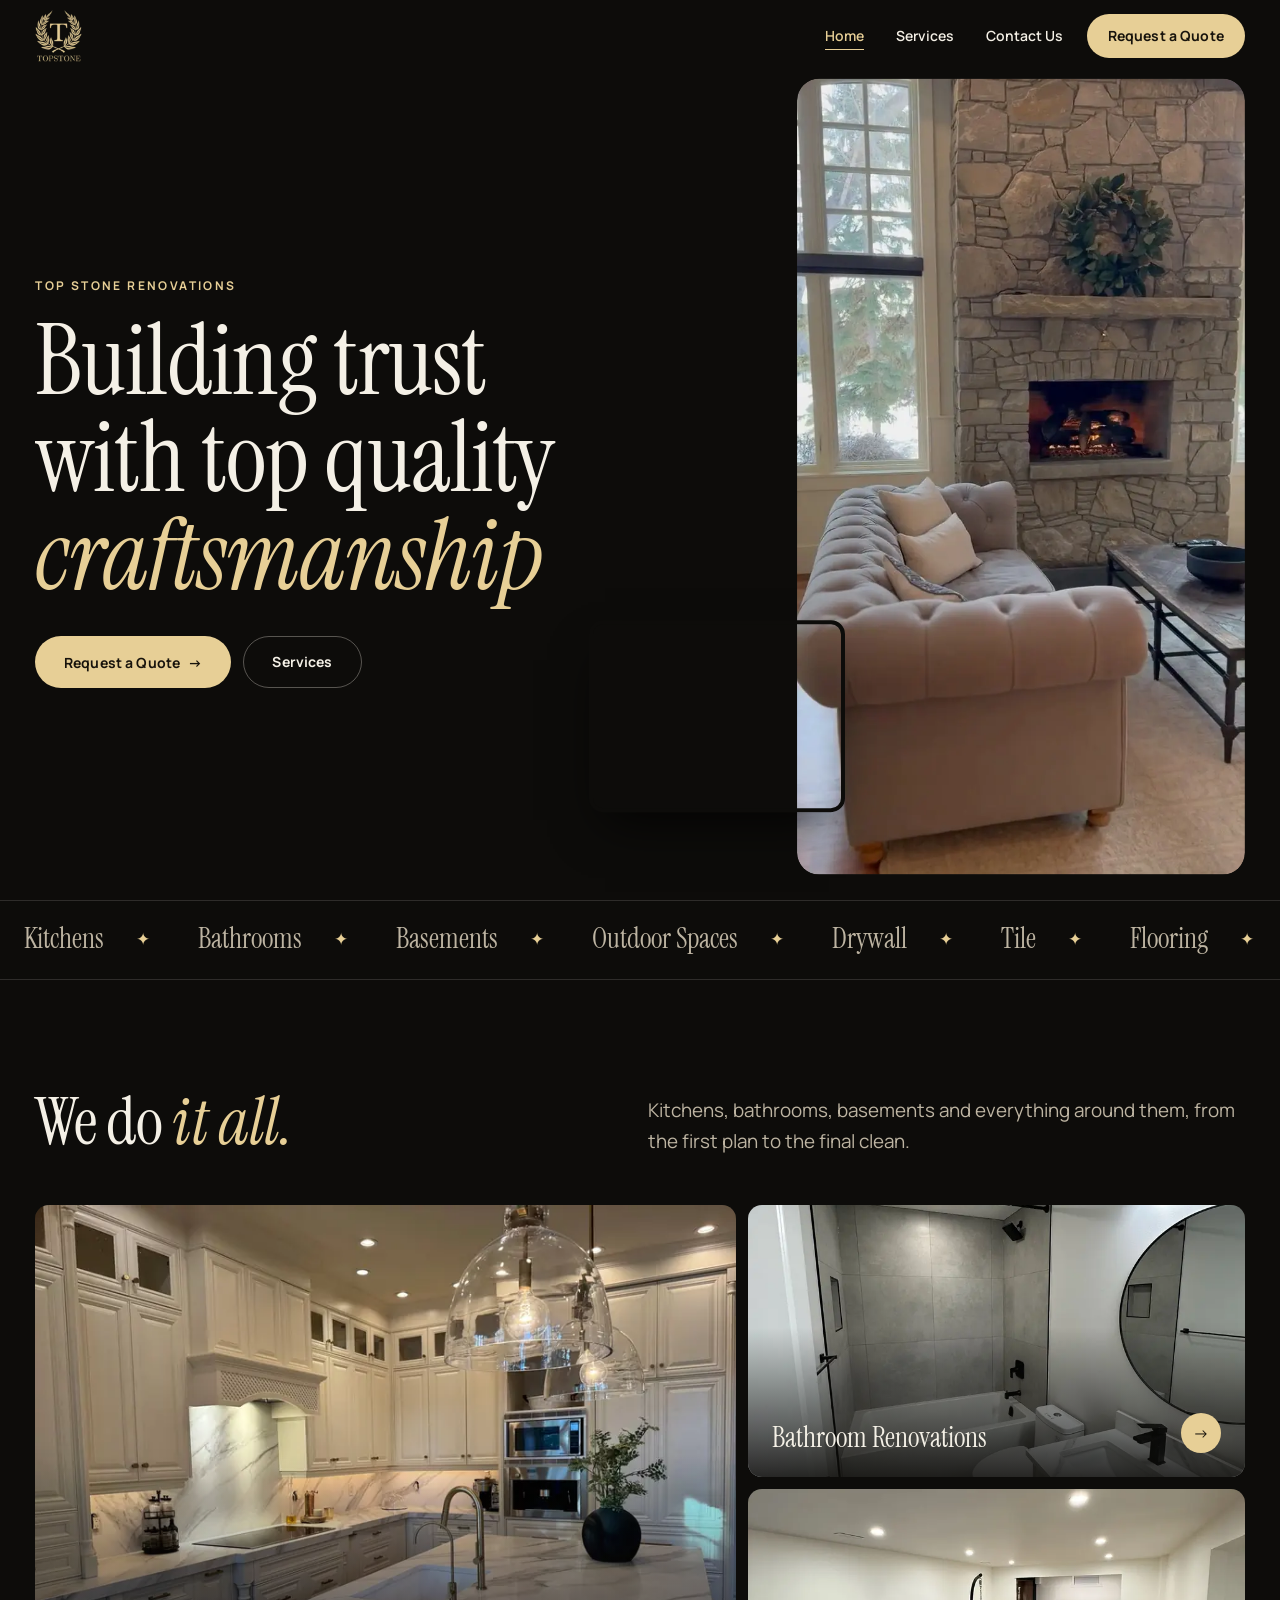
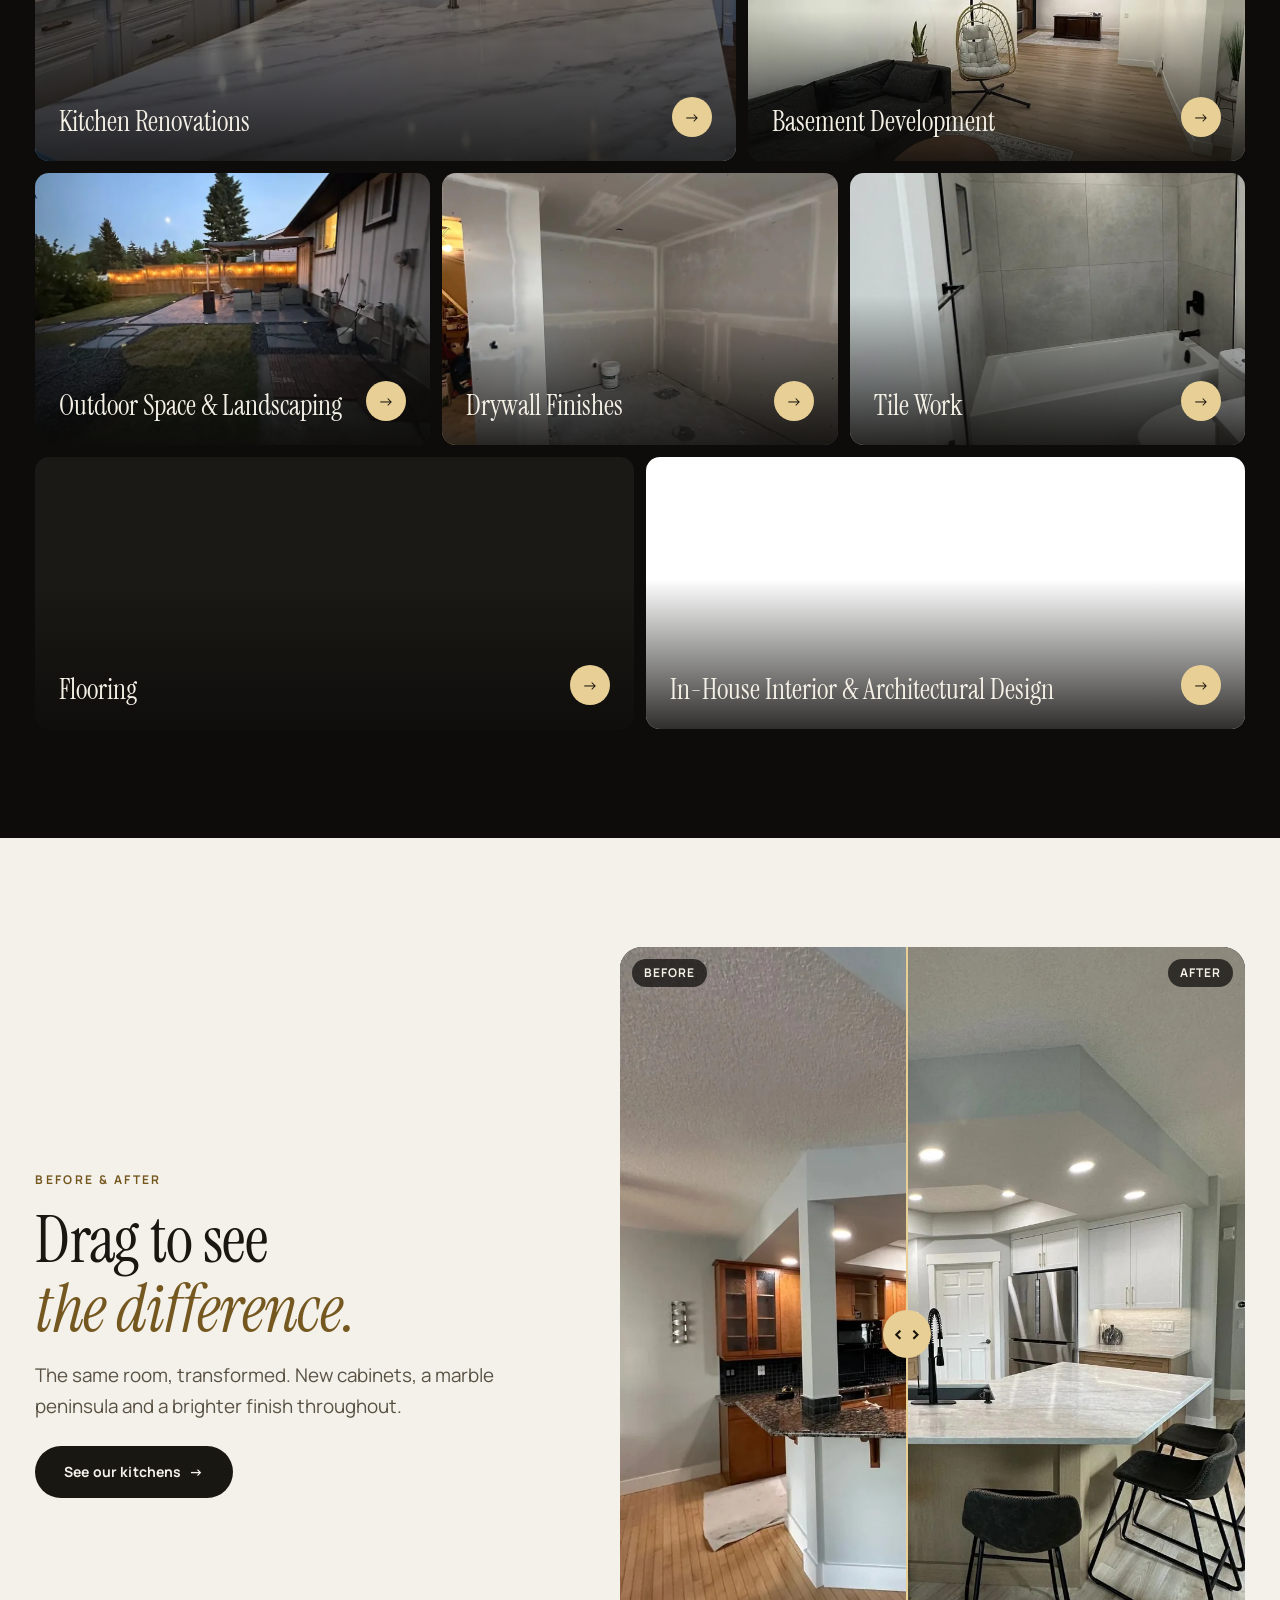
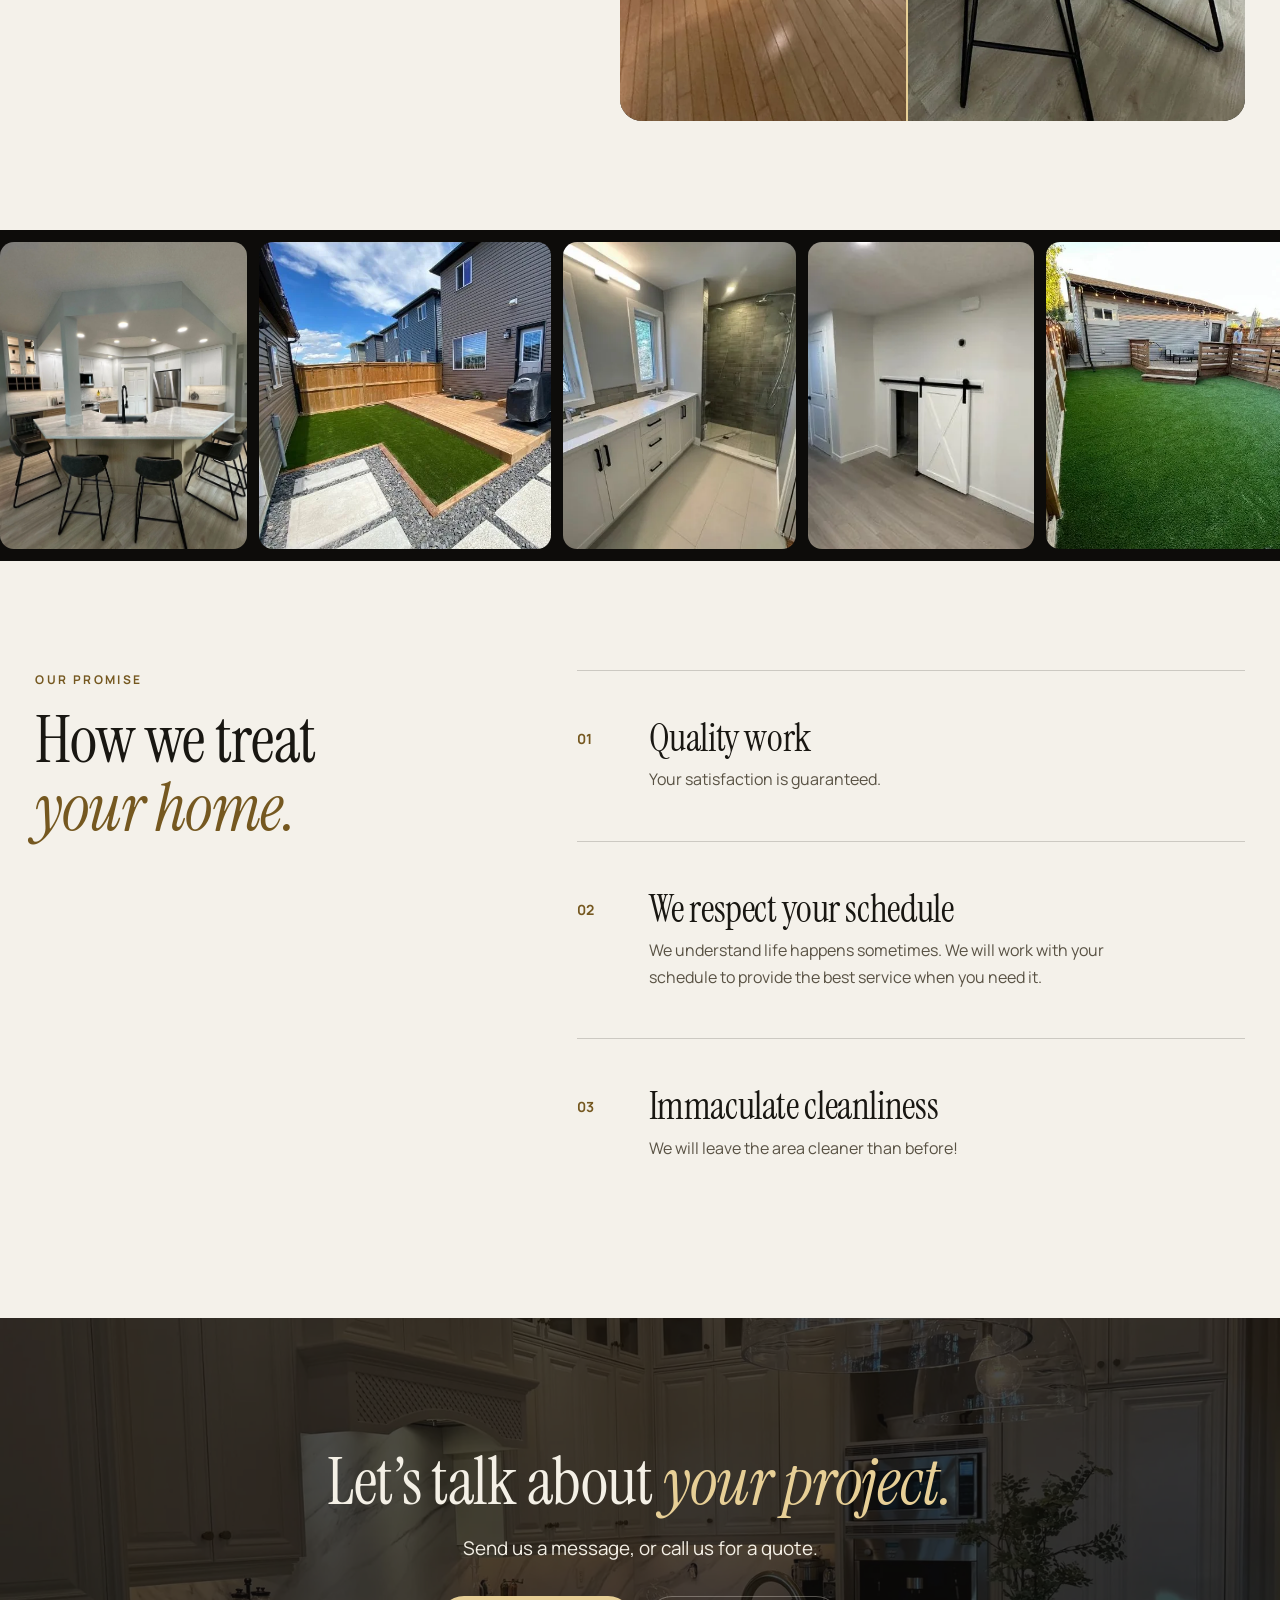
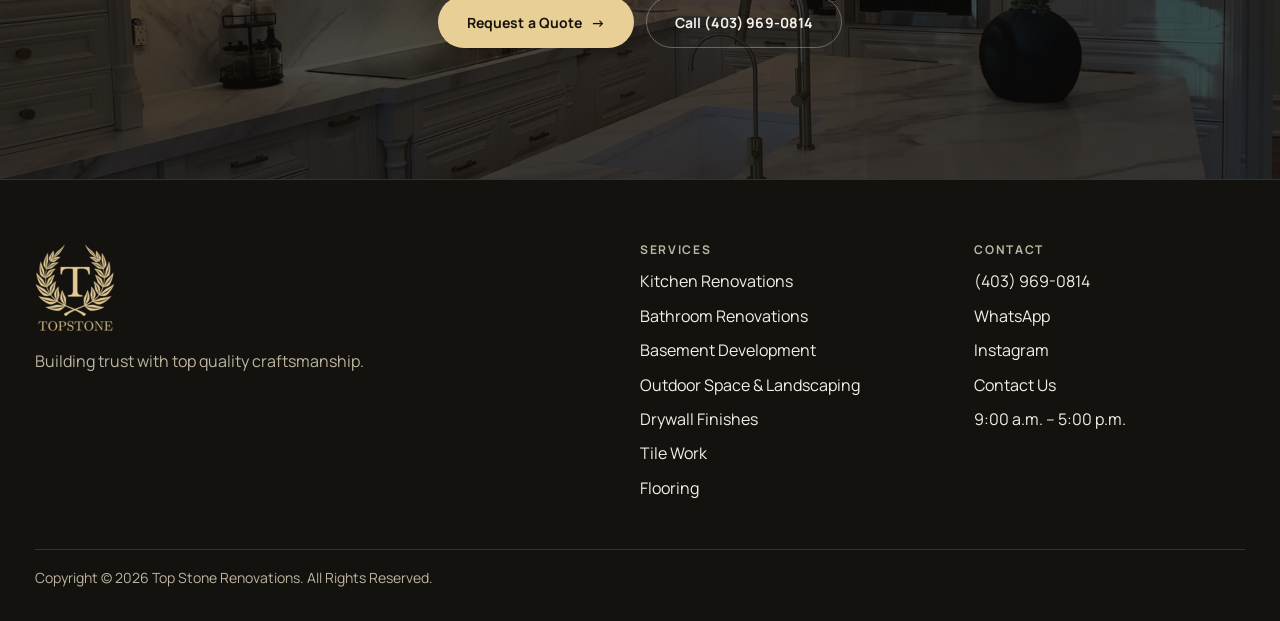
<file: index.html>
<!DOCTYPE html>
<html lang="en-CA">
<head>
<meta charset="UTF-8">
<meta name="viewport" content="width=device-width, initial-scale=1">
<title>Top Stone Renovations | Kitchens, Bathrooms, Basements and More</title>
<meta name="description" content="Top Stone Renovations: kitchen and bathroom renovations, basement development, outdoor spaces, drywall, tile and flooring. Call (403) 969-0814 or request a quote.">
<meta name="robots" content="index, follow, max-image-preview:large">
<link rel="canonical" href="https://topstonerenovations.com/">
<meta name="theme-color" content="#0d0c0a">
<meta name="color-scheme" content="dark">
<link rel="icon" href="favicon-32.png" sizes="32x32" type="image/png">
<link rel="apple-touch-icon" href="apple-touch-icon.png">
<meta property="og:type" content="website">
<meta property="og:site_name" content="Top Stone Renovations">
<meta property="og:locale" content="en_CA">
<meta property="og:title" content="Top Stone Renovations | Kitchens, Bathrooms, Basements and More">
<meta property="og:description" content="Top Stone Renovations: kitchen and bathroom renovations, basement development, outdoor spaces, drywall, tile and flooring. Call (403) 969-0814 or request a quote.">
<meta property="og:url" content="https://topstonerenovations.com/">
<meta property="og:image" content="https://topstonerenovations.com/assets/og/top-stone-og.jpg">
<meta property="og:image:width" content="1200">
<meta property="og:image:height" content="630">
<meta name="twitter:card" content="summary_large_image">
<link rel="preconnect" href="https://fonts.googleapis.com">
<link rel="preconnect" href="https://fonts.gstatic.com" crossorigin>
<link rel="stylesheet" href="https://fonts.googleapis.com/css2?family=Instrument+Serif:ital@0;1&amp;family=Manrope:wght@400;600;700&amp;display=swap" media="print" onload="this.media='all'">
<noscript><link rel="stylesheet" href="https://fonts.googleapis.com/css2?family=Instrument+Serif:ital@0;1&amp;family=Manrope:wght@400;600;700&amp;display=swap"></noscript>
<link rel="stylesheet" href="css/styles.css?v=20261108a">
<script src="js.js?v=20261108a" defer></script>
<script src="motion.js?v=20261108a" defer></script>
<script type="application/ld+json">
{
 "@context": "https://schema.org",
 "@type": "HomeAndConstructionBusiness",
 "@id": "https://topstonerenovations.com/#organization",
 "name": "Top Stone Renovations",
 "url": "https://topstonerenovations.com/",
 "logo": "https://topstonerenovations.com/assets/brand/top-stone-logo.png",
 "image": "https://topstonerenovations.com/assets/og/top-stone-og.jpg",
 "telephone": "+1-403-969-0814",
 "sameAs": ["https://www.instagram.com/topstonerenovations"]
}
</script>
<link rel="preload" as="image" href="assets/home/hero-poster.webp" fetchpriority="high">
</head>
<body>
<a class="skip-link" href="#main">Skip to main content</a>
<header class="site-header">
  <nav class="nav" aria-label="Primary">
    <a href="index.html" class="logo" aria-current="page"><img src="assets/brand/top-stone-logo.webp" alt="Top Stone Renovations — home" width="160" height="176" decoding="async"></a>
    <button class="nav-toggle" id="navToggle" type="button" aria-expanded="false" aria-controls="navPanel"><span class="visually-hidden">Menu</span><span class="nav-toggle-bars" aria-hidden="true"><span></span><span></span></span></button>
    <div class="nav-panel" id="navPanel">
      <ul class="nav-links" role="list">
        <li><a href="index.html" aria-current="page">Home</a></li>
        <li class="has-sub">
          <a href="services.html">Services</a>
          <ul class="nav-sub">
            <li><a href="kitchen-renovations.html">Kitchen Renovations</a></li>
            <li><a href="bathroom-renovations.html">Bathroom Renovations</a></li>
            <li><a href="basement-development.html">Basement Development</a></li>
            <li><a href="outdoor-landscaping.html">Outdoor Space &amp; Landscaping</a></li>
            <li><a href="drywall-finishes.html">Drywall Finishes</a></li>
            <li><a href="tile-work.html">Tile Work</a></li>
            <li><a href="flooring.html">Flooring</a></li>
          </ul>
        </li>
        <li><a href="contact-us.html">Contact Us</a></li>
      </ul>
      <div class="nav-panel-cta">
        <a href="contact-us.html" class="btn btn-solid">Request a Quote</a>
        <a href="tel:+14039690814" class="btn btn-ghost">Call (403) 969-0814</a>
      </div>
    </div>
    <a href="contact-us.html" class="btn btn-solid btn-sm nav-cta">Request a Quote</a>
  </nav>
</header>

<main id="main">

  <!-- HERO -->
  <section class="hero hero--home">
    <div class="hero-frame hero-frame--video" data-parallax="0.05">
      <img class="hero-media" src="assets/home/hero-poster.webp" alt="" width="720" height="1280" fetchpriority="high" decoding="async">
      <video class="hero-video" data-hero-video muted loop playsinline preload="none" poster="assets/home/hero-poster.webp" aria-hidden="true"><source src="assets/home/hero.mp4" type="video/mp4"></video>
    </div>
    <div class="hero-frame hero-frame--photo" data-parallax="0.13"><img src="assets/kitchen/cover-800.webp" srcset="assets/kitchen/cover-800.webp 800w, assets/kitchen/cover-1600.webp 1600w" sizes="20vw" alt="" width="800" height="600" decoding="async"></div>
    <div class="hero-copy">
      <span class="eyebrow">Top Stone Renovations</span>
      <h1 class="hero-title">
        <span class="line"><span>Building trust</span></span>
        <span class="line"><span>with top quality</span></span>
        <span class="line"><span><em>craftsmanship</em></span></span>
      </h1>
      <div class="hero-actions">
        <a href="contact-us.html" class="btn btn-solid">Request a Quote <span class="btn-arrow" aria-hidden="true">&rarr;</span></a>
        <a href="services.html" class="btn btn-ghost">Services</a>
      </div>
    </div>
  </section>

  <!-- RIBBON -->
  <div class="ribbon">
    <div class="ribbon-track">
    <div class="ribbon-set" aria-hidden="true"><span>Kitchens</span><span>Bathrooms</span><span>Basements</span><span>Outdoor Spaces</span><span>Drywall</span><span>Tile</span><span>Flooring</span><span>Interior Design</span><span>Kitchens</span><span>Bathrooms</span><span>Basements</span><span>Outdoor Spaces</span><span>Drywall</span><span>Tile</span><span>Flooring</span><span>Interior Design</span></div>
    <div class="ribbon-set" aria-hidden="true" data-loop-copy><span>Kitchens</span><span>Bathrooms</span><span>Basements</span><span>Outdoor Spaces</span><span>Drywall</span><span>Tile</span><span>Flooring</span><span>Interior Design</span><span>Kitchens</span><span>Bathrooms</span><span>Basements</span><span>Outdoor Spaces</span><span>Drywall</span><span>Tile</span><span>Flooring</span><span>Interior Design</span></div>
    </div>
  </div>

  <!-- SERVICES -->
  <section class="section">
    <div class="container">
      <div class="section-head section-head--split">
        <h2 class="reveal">We do <em>it all.</em></h2>
        <p class="lede reveal">Kitchens, bathrooms, basements and everything around them, from the first plan to the final clean.</p>
      </div>
      <ul class="svc-grid reveal-stagger">
      <li class="is-wide"><a class="svc-card" href="kitchen-renovations.html">
        <img src="assets/kitchen/cover-800.webp" srcset="assets/kitchen/cover-800.webp 800w, assets/kitchen/cover-1600.webp 1600w" sizes="(min-width: 60em) 58vw, 100vw" alt="" width="800" height="600" loading="lazy" decoding="async">
        <span class="svc-card-body"><span class="svc-card-title">Kitchen Renovations</span><span class="svc-card-arrow" aria-hidden="true">&rarr;</span></span>
      </a></li>
      <li class="is-side"><a class="svc-card" href="bathroom-renovations.html">
        <img src="assets/bathroom/cover-800.webp" srcset="assets/bathroom/cover-800.webp 800w, assets/bathroom/cover-1600.webp 1600w" sizes="(min-width: 60em) 42vw, 50vw" alt="" width="800" height="1067" loading="lazy" decoding="async">
        <span class="svc-card-body"><span class="svc-card-title">Bathroom Renovations</span><span class="svc-card-arrow" aria-hidden="true">&rarr;</span></span>
      </a></li>
      <li class="is-side"><a class="svc-card" href="basement-development.html">
        <img src="assets/basement/cover-800.webp" srcset="assets/basement/cover-800.webp 800w, assets/basement/cover-1600.webp 1536w" sizes="(min-width: 60em) 42vw, 50vw" alt="" width="800" height="1067" loading="lazy" decoding="async">
        <span class="svc-card-body"><span class="svc-card-title">Basement Development</span><span class="svc-card-arrow" aria-hidden="true">&rarr;</span></span>
      </a></li>
      <li><a class="svc-card" href="outdoor-landscaping.html">
        <img src="assets/outdoor/cover-800.webp" srcset="assets/outdoor/cover-800.webp 800w, assets/outdoor/cover-1600.webp 1600w" sizes="(min-width: 60em) 34vw, 50vw" alt="" width="800" height="1067" loading="lazy" decoding="async">
        <span class="svc-card-body"><span class="svc-card-title">Outdoor Space &amp; Landscaping</span><span class="svc-card-arrow" aria-hidden="true">&rarr;</span></span>
      </a></li>
      <li><a class="svc-card" href="drywall-finishes.html">
        <img src="assets/drywall/cover-800.webp" srcset="assets/drywall/cover-800.webp 800w, assets/drywall/cover-1600.webp 1600w" sizes="(min-width: 60em) 34vw, 50vw" alt="" width="800" height="1067" loading="lazy" decoding="async">
        <span class="svc-card-body"><span class="svc-card-title">Drywall Finishes</span><span class="svc-card-arrow" aria-hidden="true">&rarr;</span></span>
      </a></li>
      <li><a class="svc-card" href="tile-work.html">
        <img src="assets/tile/shower-800.webp" srcset="assets/tile/shower-800.webp 800w, assets/tile/shower-1600.webp 1190w" sizes="(min-width: 60em) 34vw, 50vw" alt="" width="800" height="861" loading="lazy" decoding="async">
        <span class="svc-card-body"><span class="svc-card-title">Tile Work</span><span class="svc-card-arrow" aria-hidden="true">&rarr;</span></span>
      </a></li>
      <li class="is-half"><a class="svc-card" href="flooring.html">
        <img src="assets/flooring/plank-800.webp" srcset="assets/flooring/plank-800.webp 800w, assets/flooring/plank-1600.webp 1536w" sizes="(min-width: 60em) 34vw, 50vw" alt="" width="800" height="480" loading="lazy" decoding="async">
        <span class="svc-card-body"><span class="svc-card-title">Flooring</span><span class="svc-card-arrow" aria-hidden="true">&rarr;</span></span>
      </a></li>
      <li class="is-half is-full-sm"><a class="svc-card svc-card--plate" href="https://surgescapedesigns.my.canva.site/" target="_blank" rel="noopener">
        <img src="assets/brand/surgescape-logo.webp" alt="SurgeScape Designs logo" width="800" height="457" loading="lazy" decoding="async">
        <span class="svc-card-body"><span class="svc-card-title">In-House Interior &amp; Architectural Design</span><span class="svc-card-arrow" aria-hidden="true">&rarr;</span></span>
      </a></li>
      </ul>
    </div>
  </section>

  <!-- BEFORE / AFTER -->
  <section class="section section--stone">
    <div class="container ba-split">
      <div class="ba-split-copy reveal">
        <span class="eyebrow">Before &amp; after</span>
        <h2>Drag to see <em>the difference.</em></h2>
        <p class="lede">The same room, transformed. New cabinets, a marble peninsula and a brighter finish throughout.</p>
        <p class="ba-split-cta"><a href="kitchen-renovations.html" class="btn btn-ink">See our kitchens <span class="btn-arrow" aria-hidden="true">&rarr;</span></a></p>
      </div>
      <div class="ba" data-ba style="aspect-ratio: 1036 / 1377">
        <img src="assets/kitchen/island-after.webp" alt="The same kitchen after renovation: white cabinets, a marble peninsula and black bar stools" width="1036" height="1377" loading="lazy" decoding="async">
        <img class="ba-before" src="assets/kitchen/island-before.webp" alt="Kitchen before renovation: wood cabinets behind a dark granite island with boxed columns" width="1036" height="1377" loading="lazy" decoding="async">
        <span class="ba-tag ba-tag--before" aria-hidden="true">Before</span>
        <span class="ba-tag ba-tag--after" aria-hidden="true">After</span>
        <span class="ba-handle" aria-hidden="true"></span>
        <input class="ba-range" type="range" min="0" max="100" value="50" aria-label="Compare the before and after photos">
      </div>
    </div>
  </section>

  <!-- PHOTO RAIL -->
  <div class="rail">
    <div class="rail-track">
      <div class="rail-set">
        <img src="assets/kitchen/island-after.webp" alt="Finished kitchen with a marble peninsula" width="1106" height="1377" loading="lazy" decoding="async">
        <img src="assets/outdoor/fence-1.webp" alt="New fence, deck and synthetic turf" width="507" height="532" loading="lazy" decoding="async">
        <img src="assets/bathroom/after.webp" alt="Finished ensuite with a walk-in tiled shower" width="372" height="492" loading="lazy" decoding="async">
        <img src="assets/basement/final-2.webp" alt="Finished basement with a white barn door" width="292" height="396" loading="lazy" decoding="async">
        <img src="assets/outdoor/turf-2.webp" alt="Backyard with new synthetic turf" width="522" height="577" loading="lazy" decoding="async">
        <img src="assets/drywall/finish-2.webp" alt="Finished entryway with a modern chandelier" width="304" height="434" loading="lazy" decoding="async">
        <img src="assets/kitchen/wood-after.webp" alt="Finished kitchen with cream cabinets and marble" width="559" height="437" loading="lazy" decoding="async">
        <img src="assets/basement/after.webp" alt="Finished basement kitchen" width="384" height="500" loading="lazy" decoding="async">
        <img src="assets/outdoor/patio-3.webp" alt="Patio at dusk with string lights" width="517" height="287" loading="lazy" decoding="async">
        <img src="assets/drywall/level5-1.webp" alt="Room with a smooth Level 5 drywall finish" width="392" height="496" loading="lazy" decoding="async">
      </div>
      <div class="rail-set" aria-hidden="true" data-loop-copy>
        <img src="assets/kitchen/island-after.webp" alt="" width="1106" height="1377" loading="lazy" decoding="async">
        <img src="assets/outdoor/fence-1.webp" alt="" width="507" height="532" loading="lazy" decoding="async">
        <img src="assets/bathroom/after.webp" alt="" width="372" height="492" loading="lazy" decoding="async">
        <img src="assets/basement/final-2.webp" alt="" width="292" height="396" loading="lazy" decoding="async">
        <img src="assets/outdoor/turf-2.webp" alt="" width="522" height="577" loading="lazy" decoding="async">
        <img src="assets/drywall/finish-2.webp" alt="" width="304" height="434" loading="lazy" decoding="async">
        <img src="assets/kitchen/wood-after.webp" alt="" width="559" height="437" loading="lazy" decoding="async">
        <img src="assets/basement/after.webp" alt="" width="384" height="500" loading="lazy" decoding="async">
        <img src="assets/outdoor/patio-3.webp" alt="" width="517" height="287" loading="lazy" decoding="async">
        <img src="assets/drywall/level5-1.webp" alt="" width="392" height="496" loading="lazy" decoding="async">
      </div>
    </div>
  </div>

  <!-- PROMISES -->
  <section class="section section--stone">
    <div class="container promises">
      <div class="promises-head reveal">
        <span class="eyebrow">Our promise</span>
        <h2>How we treat <em>your home.</em></h2>
      </div>
      <ul class="promise-list reveal-stagger">
        <li><h3>Quality work</h3><p>Your satisfaction is guaranteed.</p></li>
        <li><h3>We respect your schedule</h3><p>We understand life happens sometimes. We will work with your schedule to provide the best service when you need it.</p></li>
        <li><h3>Immaculate cleanliness</h3><p>We will leave the area cleaner than before!</p></li>
      </ul>
    </div>
  </section>

  <!-- CTA -->
  <section class="cta">
    <div class="cta-media" data-parallax="0.08"><img src="assets/kitchen/cover-800.webp" srcset="assets/kitchen/cover-800.webp 800w, assets/kitchen/cover-1600.webp 1600w" sizes="100vw" alt="" width="800" height="600" loading="lazy" decoding="async"></div>
    <div class="container reveal">
      <h2>Let&rsquo;s talk about <em>your project.</em></h2>
      <p class="lede">Send us a message, or call us for a quote.</p>
      <div class="cta-actions">
        <a href="contact-us.html" class="btn btn-solid">Request a Quote <span class="btn-arrow" aria-hidden="true">&rarr;</span></a>
        <a href="tel:+14039690814" class="btn btn-ghost">Call (403) 969-0814</a>
      </div>
    </div>
  </section>

</main>

<footer class="site-footer">
  <div class="container">
    <div class="footer-grid">
      <div class="footer-brand">
        <img src="assets/brand/top-stone-logo.webp" alt="" width="160" height="176" loading="lazy" decoding="async">
        <p>Building trust with top quality craftsmanship.</p>
      </div>
      <div class="footer-col">
        <h2>Services</h2>
        <ul>
          <li><a href="kitchen-renovations.html">Kitchen Renovations</a></li>
          <li><a href="bathroom-renovations.html">Bathroom Renovations</a></li>
          <li><a href="basement-development.html">Basement Development</a></li>
          <li><a href="outdoor-landscaping.html">Outdoor Space &amp; Landscaping</a></li>
          <li><a href="drywall-finishes.html">Drywall Finishes</a></li>
          <li><a href="tile-work.html">Tile Work</a></li>
          <li><a href="flooring.html">Flooring</a></li>
        </ul>
      </div>
      <div class="footer-col">
        <h2>Contact</h2>
        <ul>
          <li><a href="tel:+14039690814">(403) 969-0814</a></li>
          <li><a href="https://wa.me/14039690814" target="_blank" rel="noopener">WhatsApp</a></li>
          <li><a href="https://www.instagram.com/topstonerenovations" target="_blank" rel="noopener">Instagram</a></li>
          <li><a href="contact-us.html">Contact Us</a></li>
          <li>9:00 a.m. – 5:00 p.m.</li>
        </ul>
      </div>
    </div>
    <p class="footer-base">Copyright &copy; <span data-year>2026</span> Top Stone Renovations. All Rights Reserved.</p>
  </div>
</footer>
<div class="call-bar">
  <a href="tel:+14039690814" class="btn btn-ghost btn-sm">Call</a>
  <a href="contact-us.html" class="btn btn-solid btn-sm">Request a Quote</a>
</div>
</body>
</html>
</file>
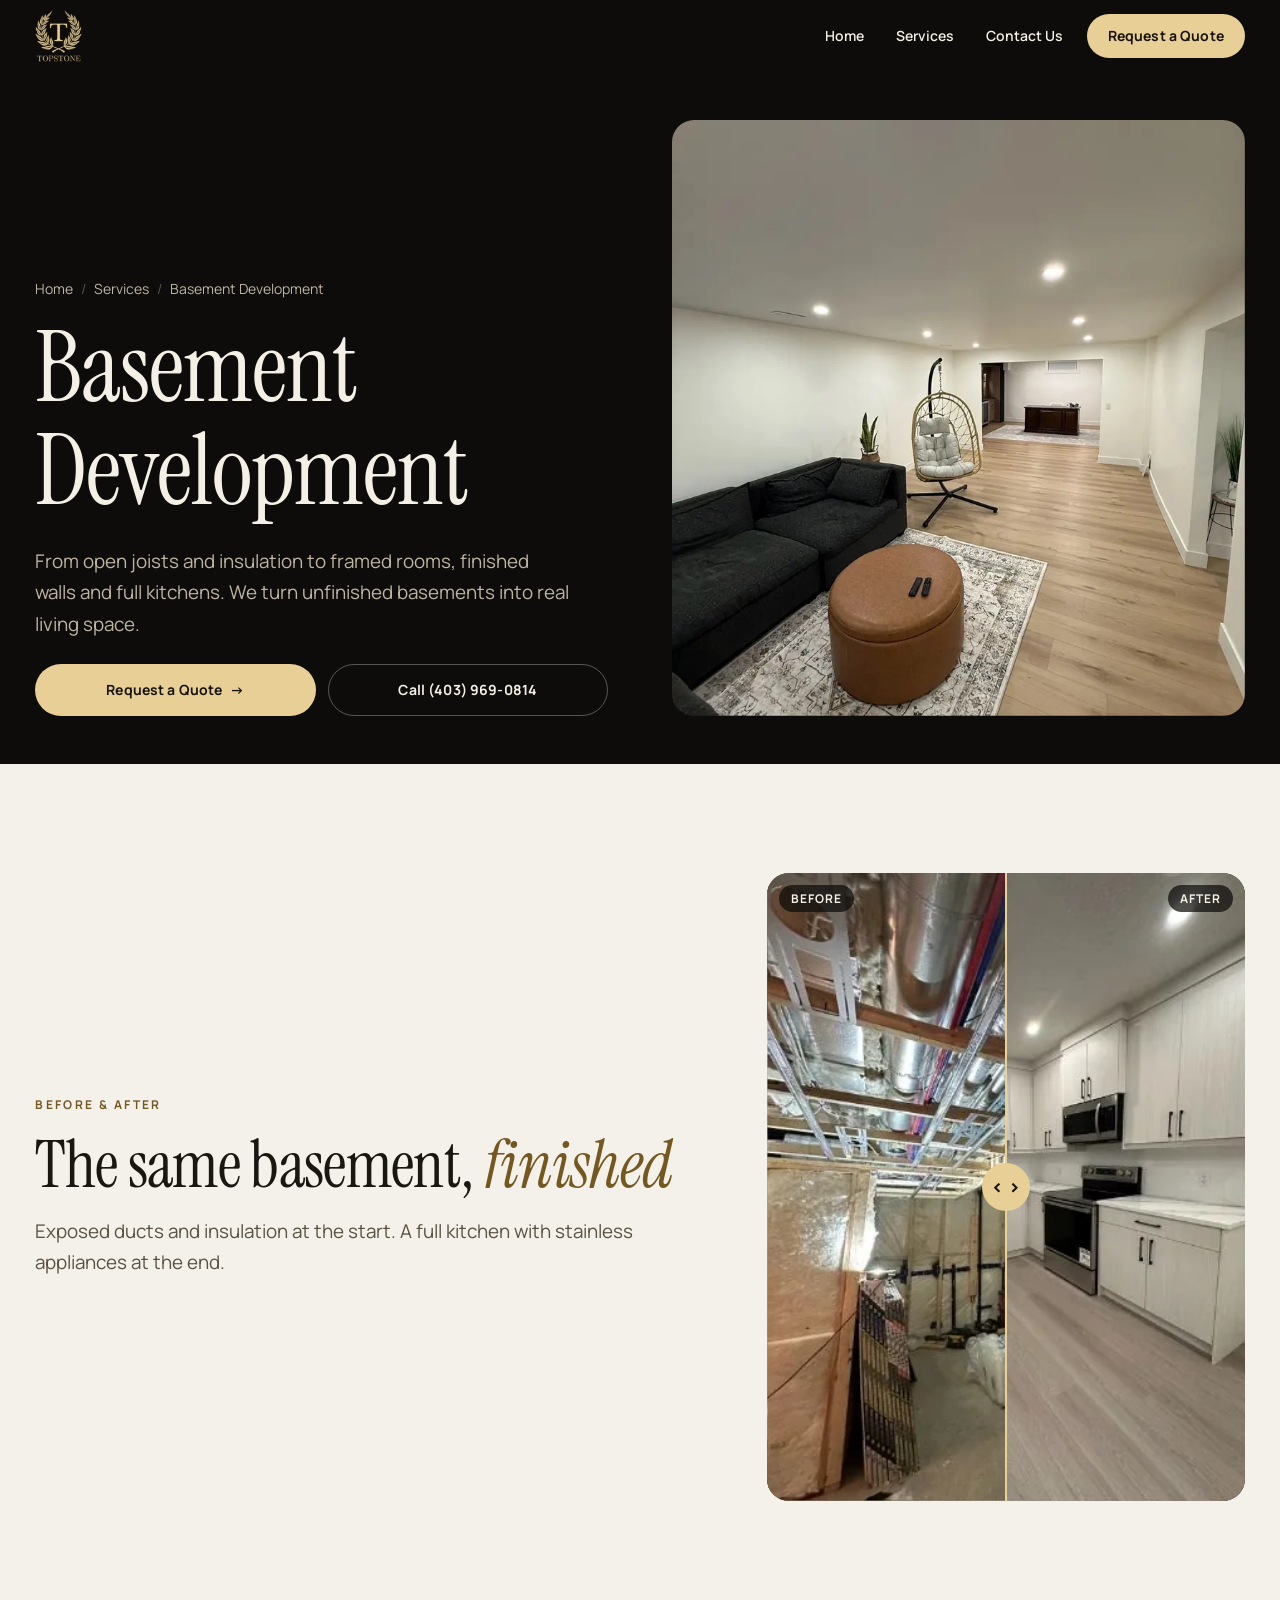
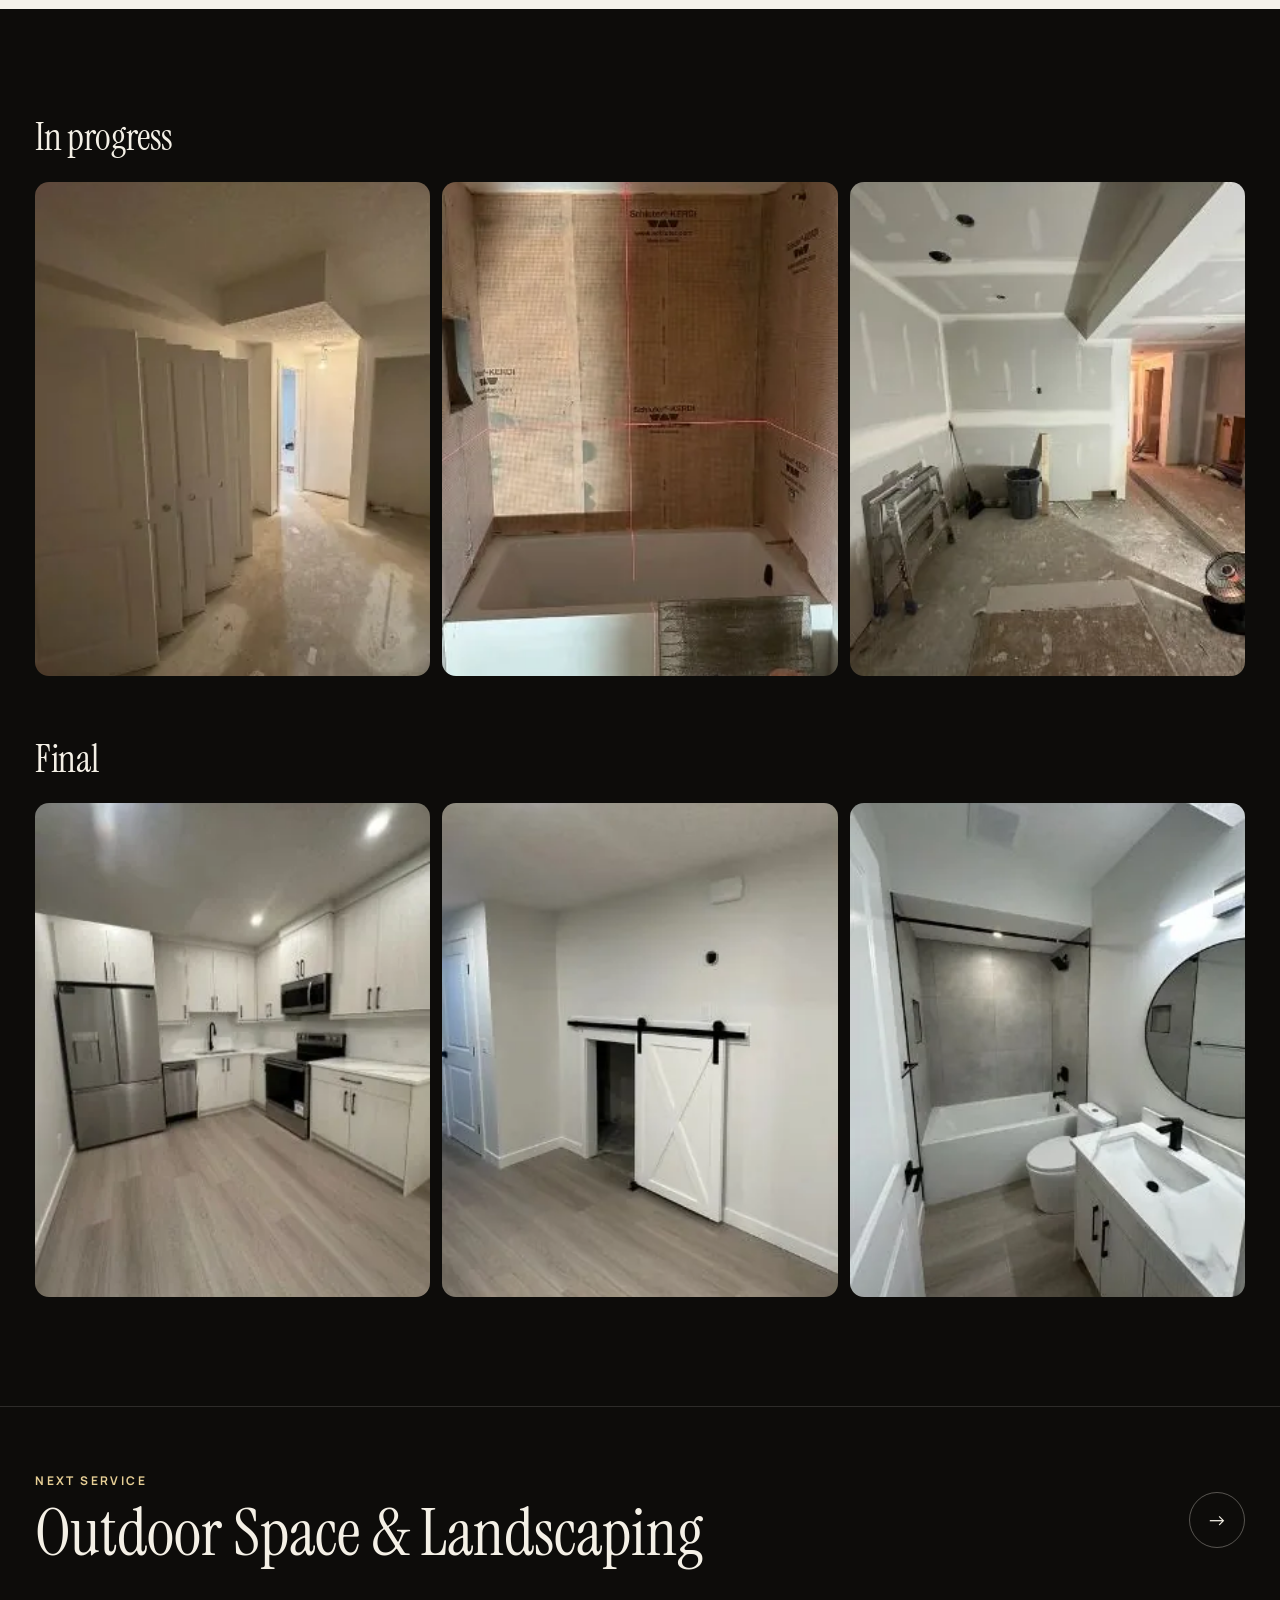
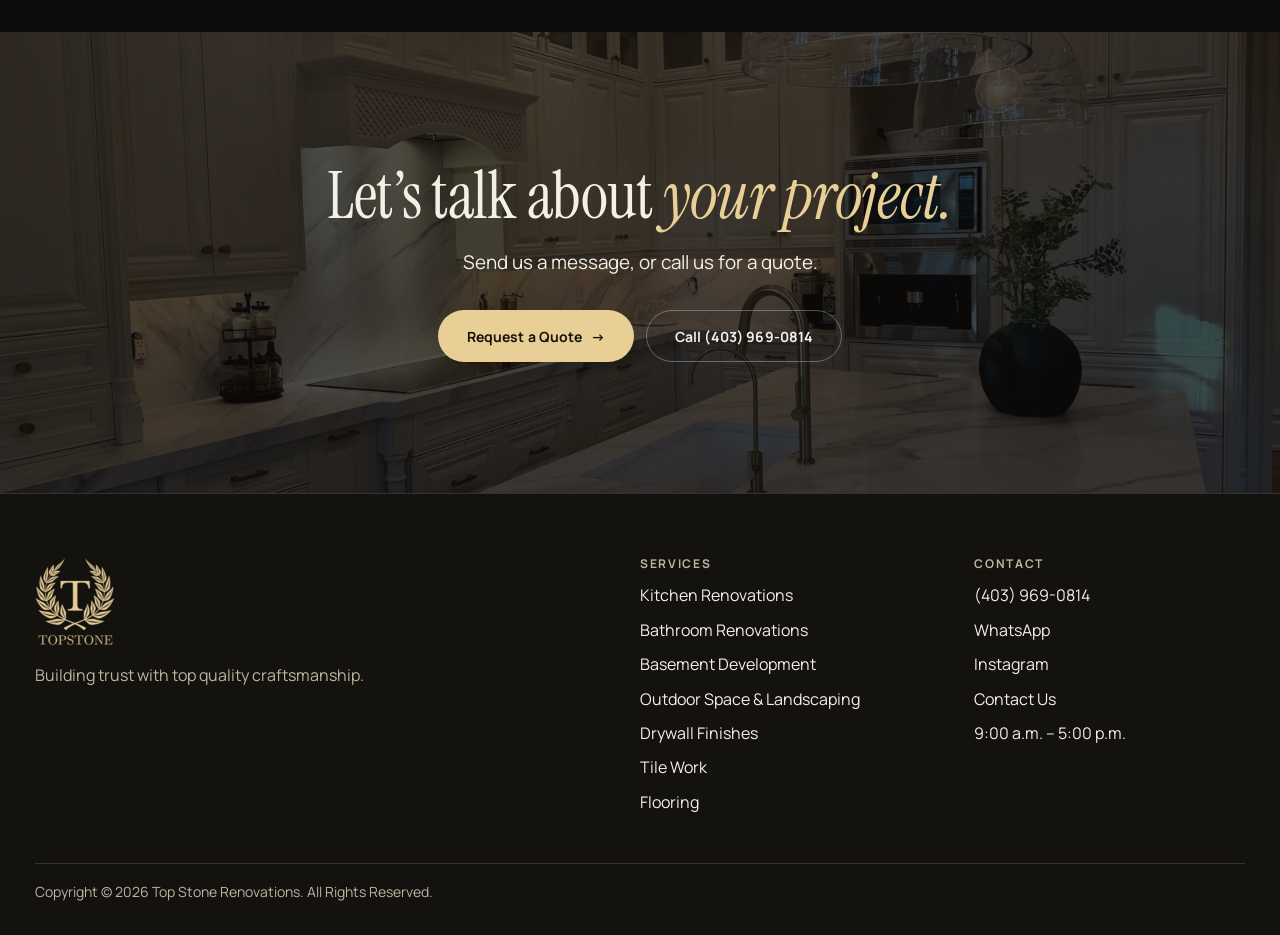
<file: basement-development.html>
<!DOCTYPE html>
<html lang="en-CA">
<head>
<meta charset="UTF-8">
<meta name="viewport" content="width=device-width, initial-scale=1">
<title>Basement Development | Top Stone Renovations</title>
<meta name="description" content="Basement development by Top Stone Renovations: framing, drywall, bathrooms and full kitchens. See real before and after photos.">
<meta name="robots" content="index, follow, max-image-preview:large">
<link rel="canonical" href="https://topstonerenovations.com/basement-development.html">
<meta name="theme-color" content="#0d0c0a">
<meta name="color-scheme" content="dark">
<link rel="icon" href="favicon-32.png" sizes="32x32" type="image/png">
<link rel="apple-touch-icon" href="apple-touch-icon.png">
<meta property="og:type" content="website">
<meta property="og:site_name" content="Top Stone Renovations">
<meta property="og:locale" content="en_CA">
<meta property="og:title" content="Basement Development | Top Stone Renovations">
<meta property="og:description" content="Basement development by Top Stone Renovations: framing, drywall, bathrooms and full kitchens. See real before and after photos.">
<meta property="og:url" content="https://topstonerenovations.com/basement-development.html">
<meta property="og:image" content="https://topstonerenovations.com/assets/og/top-stone-og.jpg">
<meta property="og:image:width" content="1200">
<meta property="og:image:height" content="630">
<meta name="twitter:card" content="summary_large_image">
<link rel="preconnect" href="https://fonts.googleapis.com">
<link rel="preconnect" href="https://fonts.gstatic.com" crossorigin>
<link rel="stylesheet" href="https://fonts.googleapis.com/css2?family=Instrument+Serif:ital@0;1&amp;family=Manrope:wght@400;600;700&amp;display=swap" media="print" onload="this.media='all'">
<noscript><link rel="stylesheet" href="https://fonts.googleapis.com/css2?family=Instrument+Serif:ital@0;1&amp;family=Manrope:wght@400;600;700&amp;display=swap"></noscript>
<link rel="stylesheet" href="css/styles.css?v=20261108a">
<script src="js.js?v=20261108a" defer></script>
<script src="motion.js?v=20261108a" defer></script>
</head>
<body>
<a class="skip-link" href="#main">Skip to main content</a>
<header class="site-header">
  <nav class="nav" aria-label="Primary">
    <a href="index.html" class="logo"><img src="assets/brand/top-stone-logo.webp" alt="Top Stone Renovations — home" width="160" height="176" decoding="async"></a>
    <button class="nav-toggle" id="navToggle" type="button" aria-expanded="false" aria-controls="navPanel"><span class="visually-hidden">Menu</span><span class="nav-toggle-bars" aria-hidden="true"><span></span><span></span></span></button>
    <div class="nav-panel" id="navPanel">
      <ul class="nav-links" role="list">
        <li><a href="index.html">Home</a></li>
        <li class="has-sub">
          <a href="services.html">Services</a>
          <ul class="nav-sub">
            <li><a href="kitchen-renovations.html">Kitchen Renovations</a></li>
            <li><a href="bathroom-renovations.html">Bathroom Renovations</a></li>
            <li><a href="basement-development.html" aria-current="page">Basement Development</a></li>
            <li><a href="outdoor-landscaping.html">Outdoor Space &amp; Landscaping</a></li>
            <li><a href="drywall-finishes.html">Drywall Finishes</a></li>
            <li><a href="tile-work.html">Tile Work</a></li>
            <li><a href="flooring.html">Flooring</a></li>
          </ul>
        </li>
        <li><a href="contact-us.html">Contact Us</a></li>
      </ul>
      <div class="nav-panel-cta">
        <a href="contact-us.html" class="btn btn-solid">Request a Quote</a>
        <a href="tel:+14039690814" class="btn btn-ghost">Call (403) 969-0814</a>
      </div>
    </div>
    <a href="contact-us.html" class="btn btn-solid btn-sm nav-cta">Request a Quote</a>
  </nav>
</header>

<main id="main">

  <!-- HERO -->
  <section class="page-hero">
    <div class="container svc-hero">
      <div>
        <ul class="crumbs">
          <li><a href="index.html">Home</a></li>
          <li><a href="services.html">Services</a></li>
          <li aria-current="page">Basement Development</li>
        </ul>
        <h1>Basement Development</h1>
        <p class="lede">From open joists and insulation to framed rooms, finished walls and full kitchens. We turn unfinished basements into real living space.</p>
        <div class="svc-hero-actions">
          <a href="contact-us.html?service=Basement+Development" class="btn btn-solid">Request a Quote <span class="btn-arrow" aria-hidden="true">&rarr;</span></a>
          <a href="tel:+14039690814" class="btn btn-ghost">Call (403) 969-0814</a>
        </div>
      </div>
      <div class="svc-hero-media reveal-wipe"><img src="assets/basement/cover-800.webp" srcset="assets/basement/cover-800.webp 800w, assets/basement/cover-1600.webp 1536w" sizes="(min-width: 60em) 50vw, 100vw" alt="Finished basement living room with plank flooring and pot lights" width="800" height="1067" decoding="async"></div>
    </div>
  </section>

  <!-- BEFORE / AFTER -->
  <section class="section section--stone">
    <div class="container ba-stack">
    <div class="ba-split ba-split--small">
      <div class="ba-split-copy reveal">
        <span class="eyebrow">Before &amp; after</span>
        <h2>The same basement, <em>finished</em></h2>
        <p class="lede">Exposed ducts and insulation at the start. A full kitchen with stainless appliances at the end.</p>
      </div>
      <div class="ba" data-ba style="aspect-ratio: 380 / 500">
        <img src="assets/basement/after.webp" alt="The finished basement: a white kitchen with stainless appliances and plank flooring" width="380" height="500" loading="lazy" decoding="async">
        <img class="ba-before" src="assets/basement/before.webp" alt="Unfinished basement with exposed joists, ducts and insulation" width="380" height="500" loading="lazy" decoding="async">
        <span class="ba-tag ba-tag--before" aria-hidden="true">Before</span>
        <span class="ba-tag ba-tag--after" aria-hidden="true">After</span>
        <span class="ba-handle" aria-hidden="true"></span>
        <input class="ba-range" type="range" min="0" max="100" value="50" aria-label="Compare the before and after photos">
      </div>
    </div>
    </div>
  </section>

  <!-- GALLERY -->
  <section class="section">
    <div class="container">
    <div class="gallery-group">
      <h2 class="reveal">In progress</h2>
      <ul class="gallery reveal-stagger">
        <li><a href="assets/basement/process-1.webp" data-lightbox><img src="assets/basement/process-1.webp" alt="Basement hallway with doors stacked, ready to be hung" width="276" height="404" loading="lazy" decoding="async"></a></li>
        <li><a href="assets/basement/process-2.webp" data-lightbox><img src="assets/basement/process-2.webp" alt="Basement bathroom being tiled, with layout lines on the walls" width="284" height="408" loading="lazy" decoding="async"></a></li>
        <li><a href="assets/basement/process-3.webp" data-lightbox><img src="assets/basement/process-3.webp" alt="Drywall going up in the basement" width="280" height="408" loading="lazy" decoding="async"></a></li>
      </ul>
    </div>
    <div class="gallery-group">
      <h2 class="reveal">Final</h2>
      <ul class="gallery reveal-stagger">
        <li><a href="assets/basement/final-1.webp" data-lightbox><img src="assets/basement/final-1.webp" alt="Finished basement kitchen with white cabinets" width="296" height="396" loading="lazy" decoding="async"></a></li>
        <li><a href="assets/basement/final-2.webp" data-lightbox><img src="assets/basement/final-2.webp" alt="Finished basement room with a white barn door" width="292" height="396" loading="lazy" decoding="async"></a></li>
        <li><a href="assets/basement/final-3.webp" data-lightbox><img src="assets/basement/final-3.webp" alt="Finished basement bathroom with a grey tiled tub surround" width="296" height="396" loading="lazy" decoding="async"></a></li>
      </ul>
    </div>
    </div>
  </section>

  <!-- NEXT SERVICE -->
  <a class="next-svc" href="outdoor-landscaping.html">
    <span class="container next-svc-inner">
      <span><small>Next service</small><strong>Outdoor Space &amp; Landscaping</strong></span>
      <span class="next-svc-arrow" aria-hidden="true">&rarr;</span>
    </span>
  </a>

  <!-- CTA -->
  <section class="cta">
    <div class="cta-media" data-parallax="0.08"><img src="assets/kitchen/cover-800.webp" srcset="assets/kitchen/cover-800.webp 800w, assets/kitchen/cover-1600.webp 1600w" sizes="100vw" alt="" width="800" height="600" loading="lazy" decoding="async"></div>
    <div class="container reveal">
      <h2>Let&rsquo;s talk about <em>your project.</em></h2>
      <p class="lede">Send us a message, or call us for a quote.</p>
      <div class="cta-actions">
        <a href="contact-us.html?service=Basement+Development" class="btn btn-solid">Request a Quote <span class="btn-arrow" aria-hidden="true">&rarr;</span></a>
        <a href="tel:+14039690814" class="btn btn-ghost">Call (403) 969-0814</a>
      </div>
    </div>
  </section>

</main>

<footer class="site-footer">
  <div class="container">
    <div class="footer-grid">
      <div class="footer-brand">
        <img src="assets/brand/top-stone-logo.webp" alt="" width="160" height="176" loading="lazy" decoding="async">
        <p>Building trust with top quality craftsmanship.</p>
      </div>
      <div class="footer-col">
        <h2>Services</h2>
        <ul>
          <li><a href="kitchen-renovations.html">Kitchen Renovations</a></li>
          <li><a href="bathroom-renovations.html">Bathroom Renovations</a></li>
          <li><a href="basement-development.html">Basement Development</a></li>
          <li><a href="outdoor-landscaping.html">Outdoor Space &amp; Landscaping</a></li>
          <li><a href="drywall-finishes.html">Drywall Finishes</a></li>
          <li><a href="tile-work.html">Tile Work</a></li>
          <li><a href="flooring.html">Flooring</a></li>
        </ul>
      </div>
      <div class="footer-col">
        <h2>Contact</h2>
        <ul>
          <li><a href="tel:+14039690814">(403) 969-0814</a></li>
          <li><a href="https://wa.me/14039690814" target="_blank" rel="noopener">WhatsApp</a></li>
          <li><a href="https://www.instagram.com/topstonerenovations" target="_blank" rel="noopener">Instagram</a></li>
          <li><a href="contact-us.html">Contact Us</a></li>
          <li>9:00 a.m. – 5:00 p.m.</li>
        </ul>
      </div>
    </div>
    <p class="footer-base">Copyright &copy; <span data-year>2026</span> Top Stone Renovations. All Rights Reserved.</p>
  </div>
</footer>
<div class="call-bar">
  <a href="tel:+14039690814" class="btn btn-ghost btn-sm">Call</a>
  <a href="contact-us.html?service=Basement+Development" class="btn btn-solid btn-sm">Request a Quote</a>
</div>
</body>
</html>
</file>
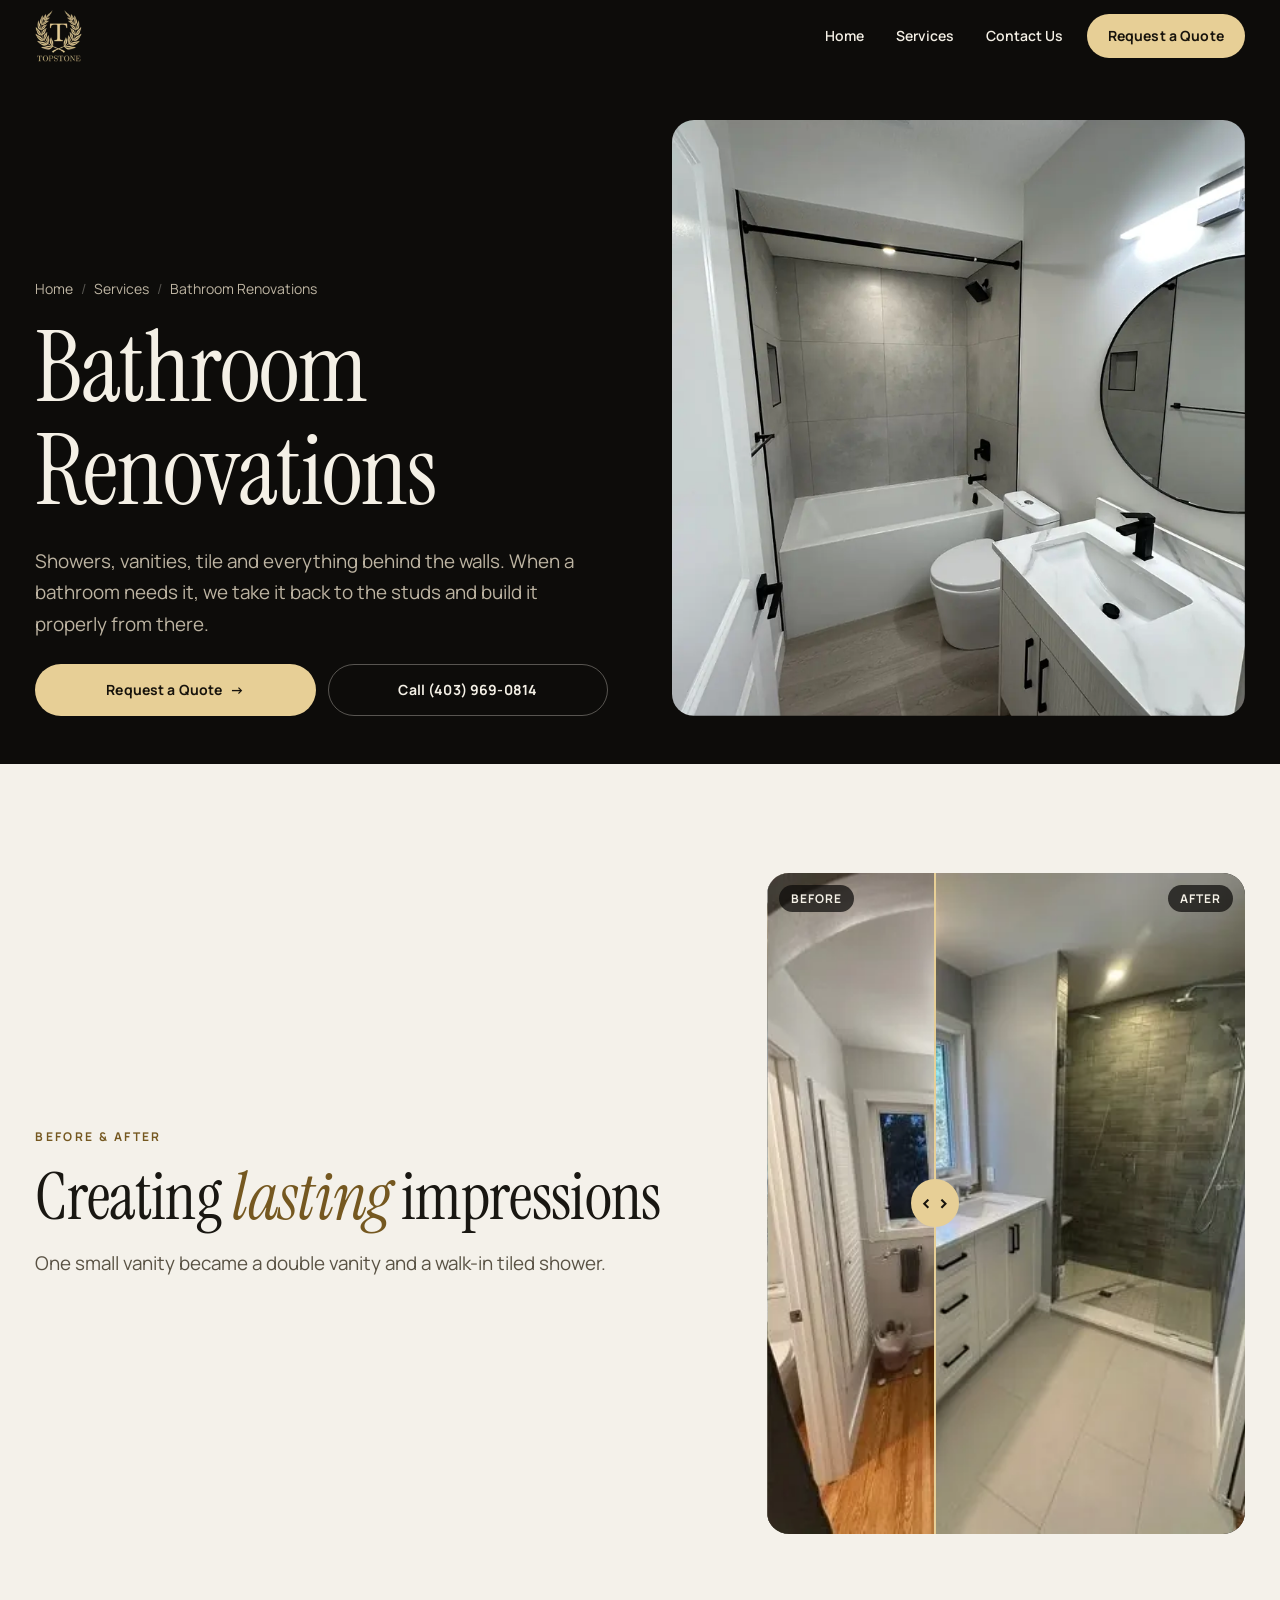
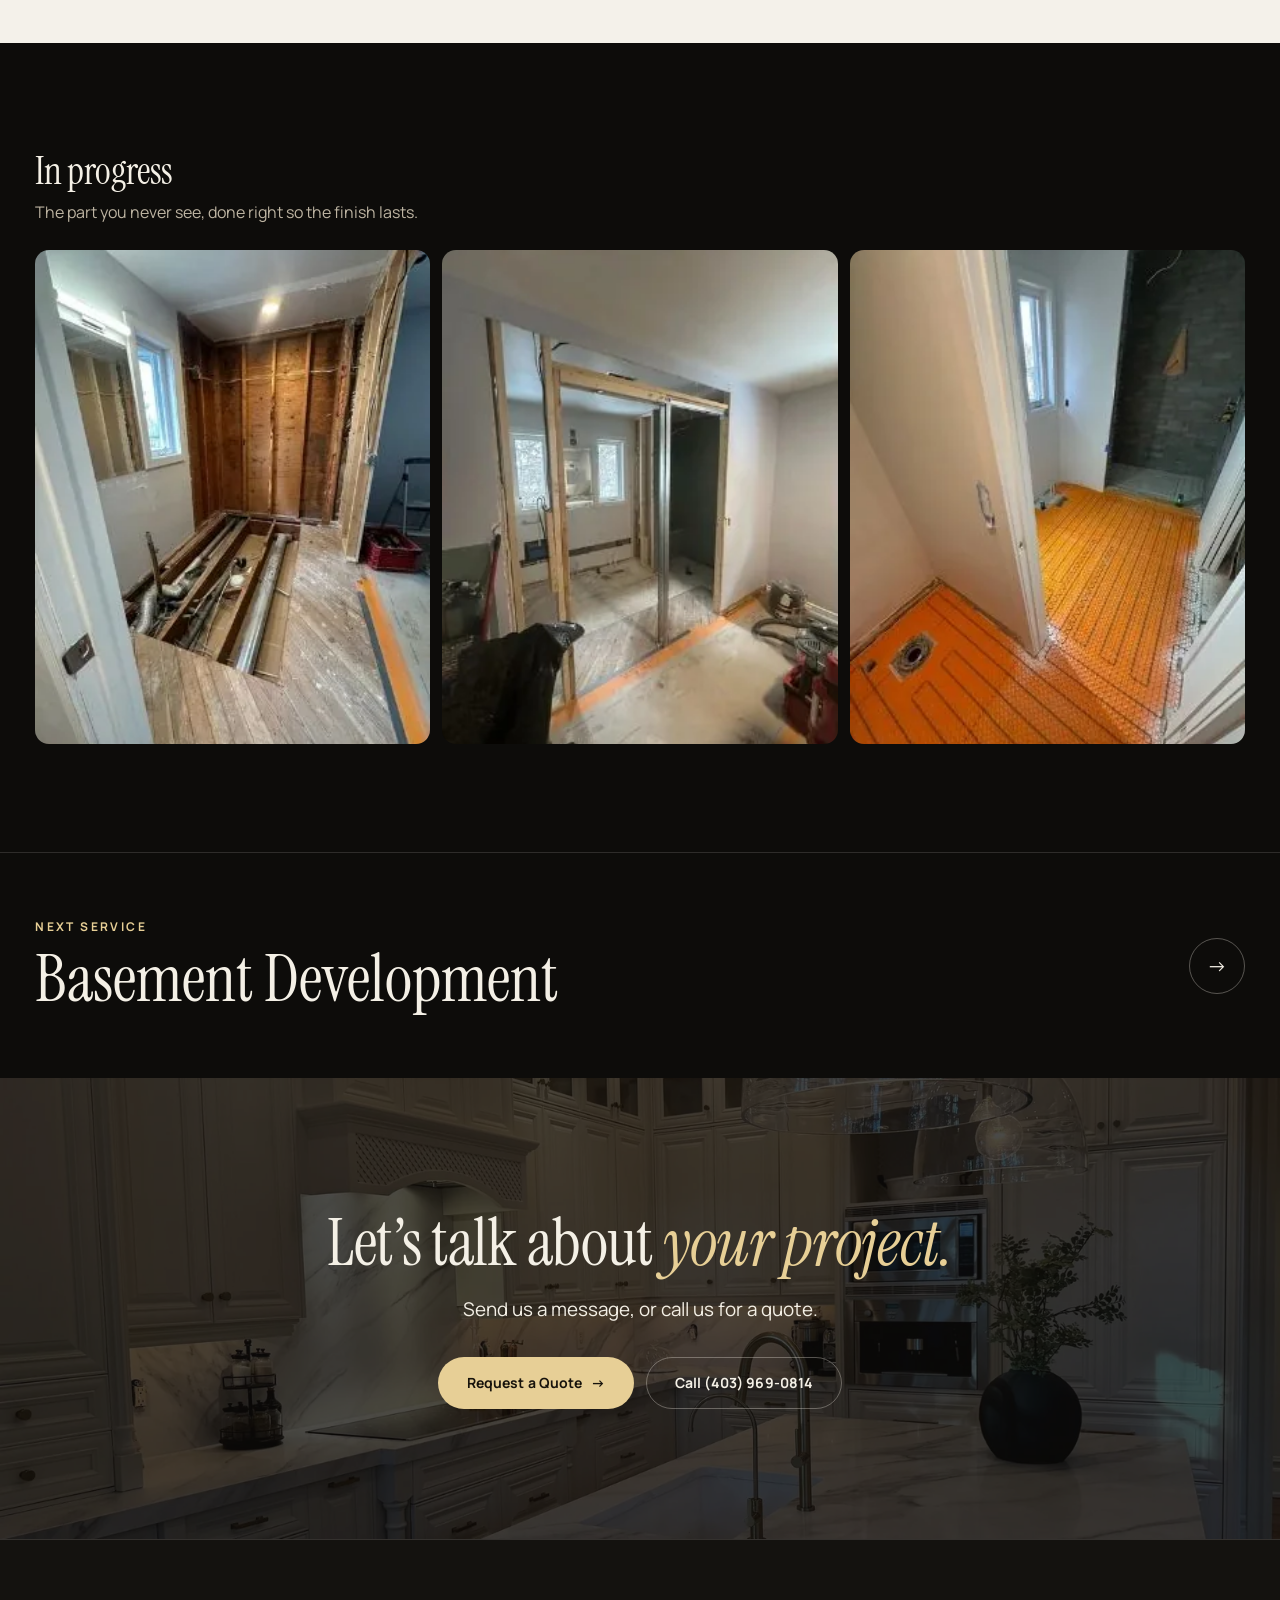
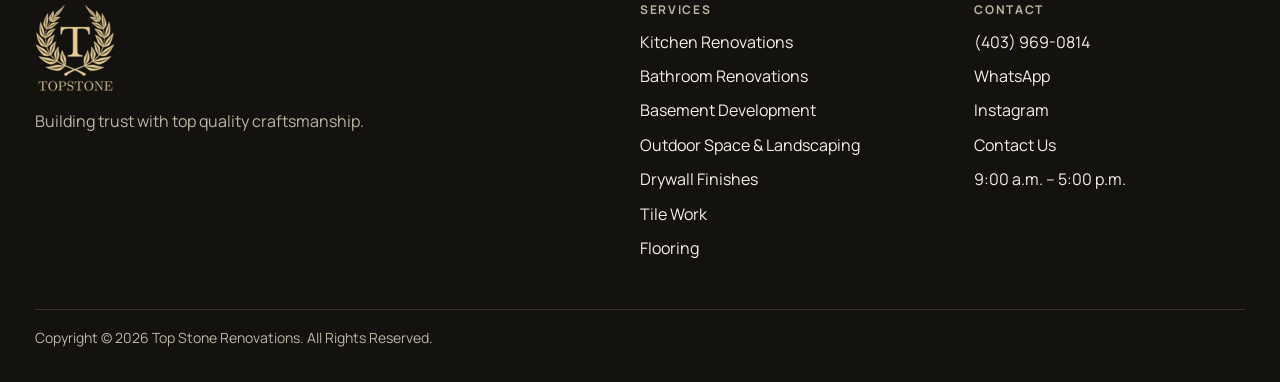
<file: bathroom-renovations.html>
<!DOCTYPE html>
<html lang="en-CA">
<head>
<meta charset="UTF-8">
<meta name="viewport" content="width=device-width, initial-scale=1">
<title>Bathroom Renovations | Top Stone Renovations</title>
<meta name="description" content="Bathroom renovations by Top Stone Renovations: showers, vanities and tile, down to the studs when needed. See before and after photos.">
<meta name="robots" content="index, follow, max-image-preview:large">
<link rel="canonical" href="https://topstonerenovations.com/bathroom-renovations.html">
<meta name="theme-color" content="#0d0c0a">
<meta name="color-scheme" content="dark">
<link rel="icon" href="favicon-32.png" sizes="32x32" type="image/png">
<link rel="apple-touch-icon" href="apple-touch-icon.png">
<meta property="og:type" content="website">
<meta property="og:site_name" content="Top Stone Renovations">
<meta property="og:locale" content="en_CA">
<meta property="og:title" content="Bathroom Renovations | Top Stone Renovations">
<meta property="og:description" content="Bathroom renovations by Top Stone Renovations: showers, vanities and tile, down to the studs when needed. See before and after photos.">
<meta property="og:url" content="https://topstonerenovations.com/bathroom-renovations.html">
<meta property="og:image" content="https://topstonerenovations.com/assets/og/top-stone-og.jpg">
<meta property="og:image:width" content="1200">
<meta property="og:image:height" content="630">
<meta name="twitter:card" content="summary_large_image">
<link rel="preconnect" href="https://fonts.googleapis.com">
<link rel="preconnect" href="https://fonts.gstatic.com" crossorigin>
<link rel="stylesheet" href="https://fonts.googleapis.com/css2?family=Instrument+Serif:ital@0;1&amp;family=Manrope:wght@400;600;700&amp;display=swap" media="print" onload="this.media='all'">
<noscript><link rel="stylesheet" href="https://fonts.googleapis.com/css2?family=Instrument+Serif:ital@0;1&amp;family=Manrope:wght@400;600;700&amp;display=swap"></noscript>
<link rel="stylesheet" href="css/styles.css?v=20261108a">
<script src="js.js?v=20261108a" defer></script>
<script src="motion.js?v=20261108a" defer></script>
</head>
<body>
<a class="skip-link" href="#main">Skip to main content</a>
<header class="site-header">
  <nav class="nav" aria-label="Primary">
    <a href="index.html" class="logo"><img src="assets/brand/top-stone-logo.webp" alt="Top Stone Renovations — home" width="160" height="176" decoding="async"></a>
    <button class="nav-toggle" id="navToggle" type="button" aria-expanded="false" aria-controls="navPanel"><span class="visually-hidden">Menu</span><span class="nav-toggle-bars" aria-hidden="true"><span></span><span></span></span></button>
    <div class="nav-panel" id="navPanel">
      <ul class="nav-links" role="list">
        <li><a href="index.html">Home</a></li>
        <li class="has-sub">
          <a href="services.html">Services</a>
          <ul class="nav-sub">
            <li><a href="kitchen-renovations.html">Kitchen Renovations</a></li>
            <li><a href="bathroom-renovations.html" aria-current="page">Bathroom Renovations</a></li>
            <li><a href="basement-development.html">Basement Development</a></li>
            <li><a href="outdoor-landscaping.html">Outdoor Space &amp; Landscaping</a></li>
            <li><a href="drywall-finishes.html">Drywall Finishes</a></li>
            <li><a href="tile-work.html">Tile Work</a></li>
            <li><a href="flooring.html">Flooring</a></li>
          </ul>
        </li>
        <li><a href="contact-us.html">Contact Us</a></li>
      </ul>
      <div class="nav-panel-cta">
        <a href="contact-us.html" class="btn btn-solid">Request a Quote</a>
        <a href="tel:+14039690814" class="btn btn-ghost">Call (403) 969-0814</a>
      </div>
    </div>
    <a href="contact-us.html" class="btn btn-solid btn-sm nav-cta">Request a Quote</a>
  </nav>
</header>

<main id="main">

  <!-- HERO -->
  <section class="page-hero">
    <div class="container svc-hero">
      <div>
        <ul class="crumbs">
          <li><a href="index.html">Home</a></li>
          <li><a href="services.html">Services</a></li>
          <li aria-current="page">Bathroom Renovations</li>
        </ul>
        <h1>Bathroom Renovations</h1>
        <p class="lede">Showers, vanities, tile and everything behind the walls. When a bathroom needs it, we take it back to the studs and build it properly from there.</p>
        <div class="svc-hero-actions">
          <a href="contact-us.html?service=Bathroom+Renovations" class="btn btn-solid">Request a Quote <span class="btn-arrow" aria-hidden="true">&rarr;</span></a>
          <a href="tel:+14039690814" class="btn btn-ghost">Call (403) 969-0814</a>
        </div>
      </div>
      <div class="svc-hero-media reveal-wipe"><img src="assets/bathroom/cover-800.webp" srcset="assets/bathroom/cover-800.webp 800w, assets/bathroom/cover-1600.webp 1600w" sizes="(min-width: 60em) 50vw, 100vw" alt="Finished bathroom with a grey tiled tub surround, white vanity and round mirror" width="800" height="1067" decoding="async"></div>
    </div>
  </section>

  <!-- BEFORE / AFTER -->
  <section class="section section--stone">
    <div class="container ba-stack">
    <div class="ba-split ba-split--small">
      <div class="ba-split-copy reveal">
        <span class="eyebrow">Before &amp; after</span>
        <h2>Creating <em>lasting</em> impressions</h2>
        <p class="lede">One small vanity became a double vanity and a walk-in tiled shower.</p>
      </div>
      <div class="ba" data-ba style="aspect-ratio: 355 / 492">
        <img src="assets/bathroom/after.webp" alt="Ensuite after renovation: a double vanity, walk-in tiled shower and large format floor tile" width="355" height="492" loading="lazy" decoding="async">
        <img class="ba-before" src="assets/bathroom/before.webp" alt="Ensuite before renovation: a single vanity and hardwood floor seen through an archway" width="355" height="492" loading="lazy" decoding="async">
        <span class="ba-tag ba-tag--before" aria-hidden="true">Before</span>
        <span class="ba-tag ba-tag--after" aria-hidden="true">After</span>
        <span class="ba-handle" aria-hidden="true"></span>
        <input class="ba-range" type="range" min="0" max="100" value="50" aria-label="Compare the before and after photos">
      </div>
    </div>
    </div>
  </section>

  <!-- GALLERY -->
  <section class="section">
    <div class="container">
    <div class="gallery-group">
      <h2 class="reveal">In progress</h2>
      <p>The part you never see, done right so the finish lasts.</p>
      <ul class="gallery reveal-stagger">
        <li><a href="assets/bathroom/process-1.webp" data-lightbox><img src="assets/bathroom/process-1.webp" alt="Bathroom stripped to the studs with the old floor opened up" width="292" height="388" loading="lazy" decoding="async"></a></li>
        <li><a href="assets/bathroom/process-2.webp" data-lightbox><img src="assets/bathroom/process-2.webp" alt="New framing in place for the shower and vanity walls" width="288" height="384" loading="lazy" decoding="async"></a></li>
        <li><a href="assets/bathroom/process-3.webp" data-lightbox><img src="assets/bathroom/process-3.webp" alt="Orange membrane laid over the bathroom floor, ready for tile" width="284" height="384" loading="lazy" decoding="async"></a></li>
      </ul>
    </div>
    </div>
  </section>

  <!-- NEXT SERVICE -->
  <a class="next-svc" href="basement-development.html">
    <span class="container next-svc-inner">
      <span><small>Next service</small><strong>Basement Development</strong></span>
      <span class="next-svc-arrow" aria-hidden="true">&rarr;</span>
    </span>
  </a>

  <!-- CTA -->
  <section class="cta">
    <div class="cta-media" data-parallax="0.08"><img src="assets/kitchen/cover-800.webp" srcset="assets/kitchen/cover-800.webp 800w, assets/kitchen/cover-1600.webp 1600w" sizes="100vw" alt="" width="800" height="600" loading="lazy" decoding="async"></div>
    <div class="container reveal">
      <h2>Let&rsquo;s talk about <em>your project.</em></h2>
      <p class="lede">Send us a message, or call us for a quote.</p>
      <div class="cta-actions">
        <a href="contact-us.html?service=Bathroom+Renovations" class="btn btn-solid">Request a Quote <span class="btn-arrow" aria-hidden="true">&rarr;</span></a>
        <a href="tel:+14039690814" class="btn btn-ghost">Call (403) 969-0814</a>
      </div>
    </div>
  </section>

</main>

<footer class="site-footer">
  <div class="container">
    <div class="footer-grid">
      <div class="footer-brand">
        <img src="assets/brand/top-stone-logo.webp" alt="" width="160" height="176" loading="lazy" decoding="async">
        <p>Building trust with top quality craftsmanship.</p>
      </div>
      <div class="footer-col">
        <h2>Services</h2>
        <ul>
          <li><a href="kitchen-renovations.html">Kitchen Renovations</a></li>
          <li><a href="bathroom-renovations.html">Bathroom Renovations</a></li>
          <li><a href="basement-development.html">Basement Development</a></li>
          <li><a href="outdoor-landscaping.html">Outdoor Space &amp; Landscaping</a></li>
          <li><a href="drywall-finishes.html">Drywall Finishes</a></li>
          <li><a href="tile-work.html">Tile Work</a></li>
          <li><a href="flooring.html">Flooring</a></li>
        </ul>
      </div>
      <div class="footer-col">
        <h2>Contact</h2>
        <ul>
          <li><a href="tel:+14039690814">(403) 969-0814</a></li>
          <li><a href="https://wa.me/14039690814" target="_blank" rel="noopener">WhatsApp</a></li>
          <li><a href="https://www.instagram.com/topstonerenovations" target="_blank" rel="noopener">Instagram</a></li>
          <li><a href="contact-us.html">Contact Us</a></li>
          <li>9:00 a.m. – 5:00 p.m.</li>
        </ul>
      </div>
    </div>
    <p class="footer-base">Copyright &copy; <span data-year>2026</span> Top Stone Renovations. All Rights Reserved.</p>
  </div>
</footer>
<div class="call-bar">
  <a href="tel:+14039690814" class="btn btn-ghost btn-sm">Call</a>
  <a href="contact-us.html?service=Bathroom+Renovations" class="btn btn-solid btn-sm">Request a Quote</a>
</div>
</body>
</html>
</file>
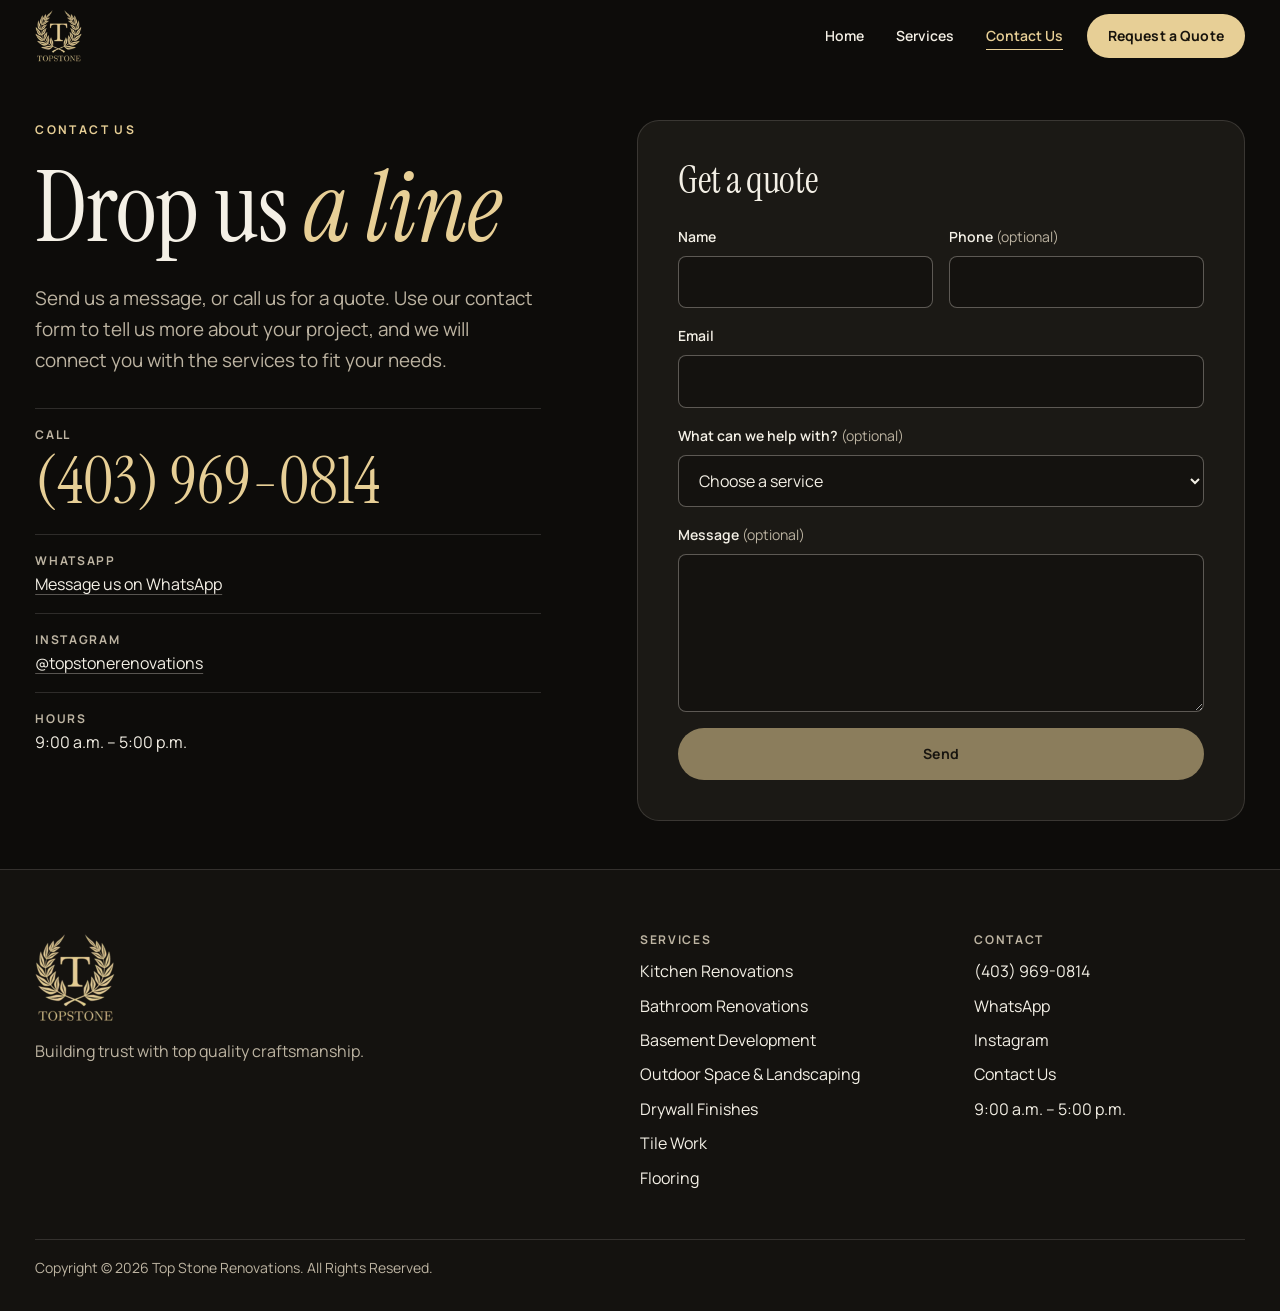
<file: contact-us.html>
<!DOCTYPE html>
<html lang="en-CA">
<head>
<meta charset="UTF-8">
<meta name="viewport" content="width=device-width, initial-scale=1">
<title>Contact Us | Top Stone Renovations</title>
<meta name="description" content="Request a quote from Top Stone Renovations. Send us a message or call (403) 969-0814.">
<meta name="robots" content="index, follow, max-image-preview:large">
<link rel="canonical" href="https://topstonerenovations.com/contact-us.html">
<meta name="theme-color" content="#0d0c0a">
<meta name="color-scheme" content="dark">
<link rel="icon" href="favicon-32.png" sizes="32x32" type="image/png">
<link rel="apple-touch-icon" href="apple-touch-icon.png">
<meta property="og:type" content="website">
<meta property="og:site_name" content="Top Stone Renovations">
<meta property="og:locale" content="en_CA">
<meta property="og:title" content="Contact Us | Top Stone Renovations">
<meta property="og:description" content="Request a quote from Top Stone Renovations. Send us a message or call (403) 969-0814.">
<meta property="og:url" content="https://topstonerenovations.com/contact-us.html">
<meta property="og:image" content="https://topstonerenovations.com/assets/og/top-stone-og.jpg">
<meta property="og:image:width" content="1200">
<meta property="og:image:height" content="630">
<meta name="twitter:card" content="summary_large_image">
<link rel="preconnect" href="https://fonts.googleapis.com">
<link rel="preconnect" href="https://fonts.gstatic.com" crossorigin>
<link rel="stylesheet" href="https://fonts.googleapis.com/css2?family=Instrument+Serif:ital@0;1&amp;family=Manrope:wght@400;600;700&amp;display=swap" media="print" onload="this.media='all'">
<noscript><link rel="stylesheet" href="https://fonts.googleapis.com/css2?family=Instrument+Serif:ital@0;1&amp;family=Manrope:wght@400;600;700&amp;display=swap"></noscript>
<link rel="stylesheet" href="css/styles.css?v=20261108a">
<script src="js.js?v=20261108a" defer></script>
</head>
<body>
<a class="skip-link" href="#main">Skip to main content</a>
<header class="site-header">
  <nav class="nav" aria-label="Primary">
    <a href="index.html" class="logo"><img src="assets/brand/top-stone-logo.webp" alt="Top Stone Renovations — home" width="160" height="176" decoding="async"></a>
    <button class="nav-toggle" id="navToggle" type="button" aria-expanded="false" aria-controls="navPanel"><span class="visually-hidden">Menu</span><span class="nav-toggle-bars" aria-hidden="true"><span></span><span></span></span></button>
    <div class="nav-panel" id="navPanel">
      <ul class="nav-links" role="list">
        <li><a href="index.html">Home</a></li>
        <li class="has-sub">
          <a href="services.html">Services</a>
          <ul class="nav-sub">
            <li><a href="kitchen-renovations.html">Kitchen Renovations</a></li>
            <li><a href="bathroom-renovations.html">Bathroom Renovations</a></li>
            <li><a href="basement-development.html">Basement Development</a></li>
            <li><a href="outdoor-landscaping.html">Outdoor Space &amp; Landscaping</a></li>
            <li><a href="drywall-finishes.html">Drywall Finishes</a></li>
            <li><a href="tile-work.html">Tile Work</a></li>
            <li><a href="flooring.html">Flooring</a></li>
          </ul>
        </li>
        <li><a href="contact-us.html" aria-current="page">Contact Us</a></li>
      </ul>
      <div class="nav-panel-cta">
        <a href="contact-us.html" class="btn btn-solid">Request a Quote</a>
        <a href="tel:+14039690814" class="btn btn-ghost">Call (403) 969-0814</a>
      </div>
    </div>
    <a href="contact-us.html" class="btn btn-solid btn-sm nav-cta">Request a Quote</a>
  </nav>
</header>

<main id="main">

  <section class="page-hero">
    <div class="container contact-grid">
      <div>
        <span class="eyebrow">Contact Us</span>
        <h1>Drop us <em>a line</em></h1>
        <p class="lede">Send us a message, or call us for a quote. Use our contact form to tell us more about your project, and we will connect you with the services to fit your needs.</p>
        <ul class="contact-list" role="list">
          <li><span class="contact-label">Call</span><a class="contact-phone" href="tel:+14039690814">(403) 969-0814</a></li>
          <li><span class="contact-label">WhatsApp</span><a href="https://wa.me/14039690814" target="_blank" rel="noopener">Message us on WhatsApp</a></li>
          <li><span class="contact-label">Instagram</span><a href="https://www.instagram.com/topstonerenovations" target="_blank" rel="noopener">@topstonerenovations</a></li>
          <li><span class="contact-label">Hours</span>9:00 a.m. – 5:00 p.m.</li>
        </ul>
      </div>
      <div class="form-card reveal">
        <h2>Get a quote</h2>
        <div class="form-msg" id="form-sent" tabindex="-1" role="status">
          <h3>Thanks, we have your message.</h3>
          <p>We will be in touch soon. If it is urgent, call us at <a href="tel:+14039690814">(403) 969-0814</a>.</p>
        </div>
        <div class="form-msg form-msg--error" id="form-error" tabindex="-1" role="alert">
          <h3>That did not send.</h3>
          <p>Please try again, or call us at <a href="tel:+14039690814">(403) 969-0814</a>.</p>
        </div>
        <form class="form-grid" action="/api/send" method="post" data-api-form>
          <div class="field-row">
            <div class="field">
              <label for="c-name">Name</label>
              <input id="c-name" name="name" type="text" autocomplete="name" required>
            </div>
            <div class="field">
              <label for="c-phone">Phone <span>(optional)</span></label>
              <input id="c-phone" name="phone" type="tel" autocomplete="tel">
            </div>
          </div>
          <div class="field">
            <label for="c-email">Email</label>
            <input id="c-email" name="email" type="email" autocomplete="email" required>
          </div>
          <div class="field">
            <label for="c-service">What can we help with? <span>(optional)</span></label>
            <select id="c-service" name="service">
              <option value="">Choose a service</option>
              <option>Kitchen Renovations</option>
              <option>Bathroom Renovations</option>
              <option>Basement Development</option>
              <option>Outdoor Space &amp; Landscaping</option>
              <option>Drywall Finishes</option>
              <option>Tile Work</option>
              <option>Flooring</option>
              <option>In-House Interior &amp; Architectural Design</option>
              <option>Something else</option>
            </select>
          </div>
          <div class="field">
            <label for="c-message">Message <span>(optional)</span></label>
            <textarea id="c-message" name="message" rows="5"></textarea>
          </div>
          <div class="hp" aria-hidden="true">
            <label for="c-company">Company</label>
            <input id="c-company" name="company" type="text" tabindex="-1" autocomplete="off">
          </div>
          <button class="btn btn-solid" type="submit">Send</button>
        </form>
      </div>
    </div>
  </section>

</main>

<footer class="site-footer">
  <div class="container">
    <div class="footer-grid">
      <div class="footer-brand">
        <img src="assets/brand/top-stone-logo.webp" alt="" width="160" height="176" loading="lazy" decoding="async">
        <p>Building trust with top quality craftsmanship.</p>
      </div>
      <div class="footer-col">
        <h2>Services</h2>
        <ul>
          <li><a href="kitchen-renovations.html">Kitchen Renovations</a></li>
          <li><a href="bathroom-renovations.html">Bathroom Renovations</a></li>
          <li><a href="basement-development.html">Basement Development</a></li>
          <li><a href="outdoor-landscaping.html">Outdoor Space &amp; Landscaping</a></li>
          <li><a href="drywall-finishes.html">Drywall Finishes</a></li>
          <li><a href="tile-work.html">Tile Work</a></li>
          <li><a href="flooring.html">Flooring</a></li>
        </ul>
      </div>
      <div class="footer-col">
        <h2>Contact</h2>
        <ul>
          <li><a href="tel:+14039690814">(403) 969-0814</a></li>
          <li><a href="https://wa.me/14039690814" target="_blank" rel="noopener">WhatsApp</a></li>
          <li><a href="https://www.instagram.com/topstonerenovations" target="_blank" rel="noopener">Instagram</a></li>
          <li><a href="contact-us.html">Contact Us</a></li>
          <li>9:00 a.m. – 5:00 p.m.</li>
        </ul>
      </div>
    </div>
    <p class="footer-base">Copyright &copy; <span data-year>2026</span> Top Stone Renovations. All Rights Reserved.</p>
  </div>
</footer>
</body>
</html>
</file>
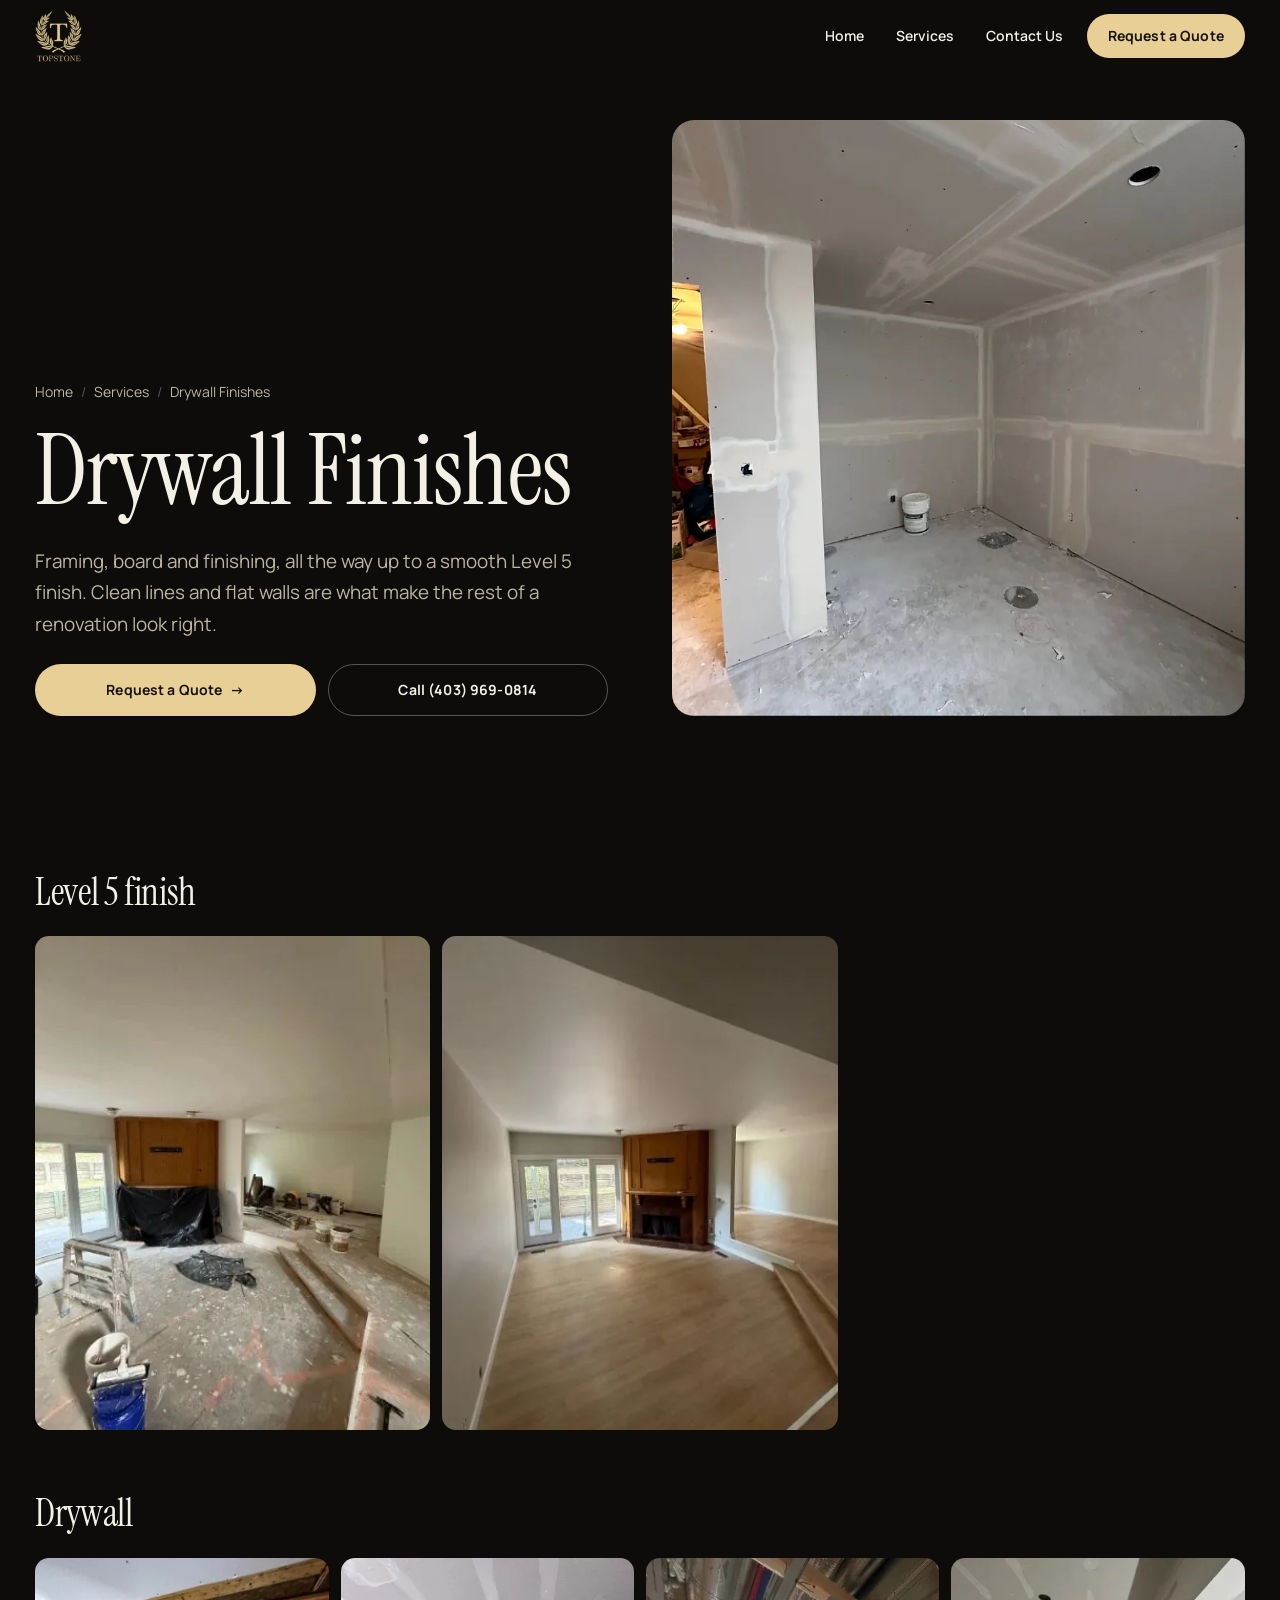
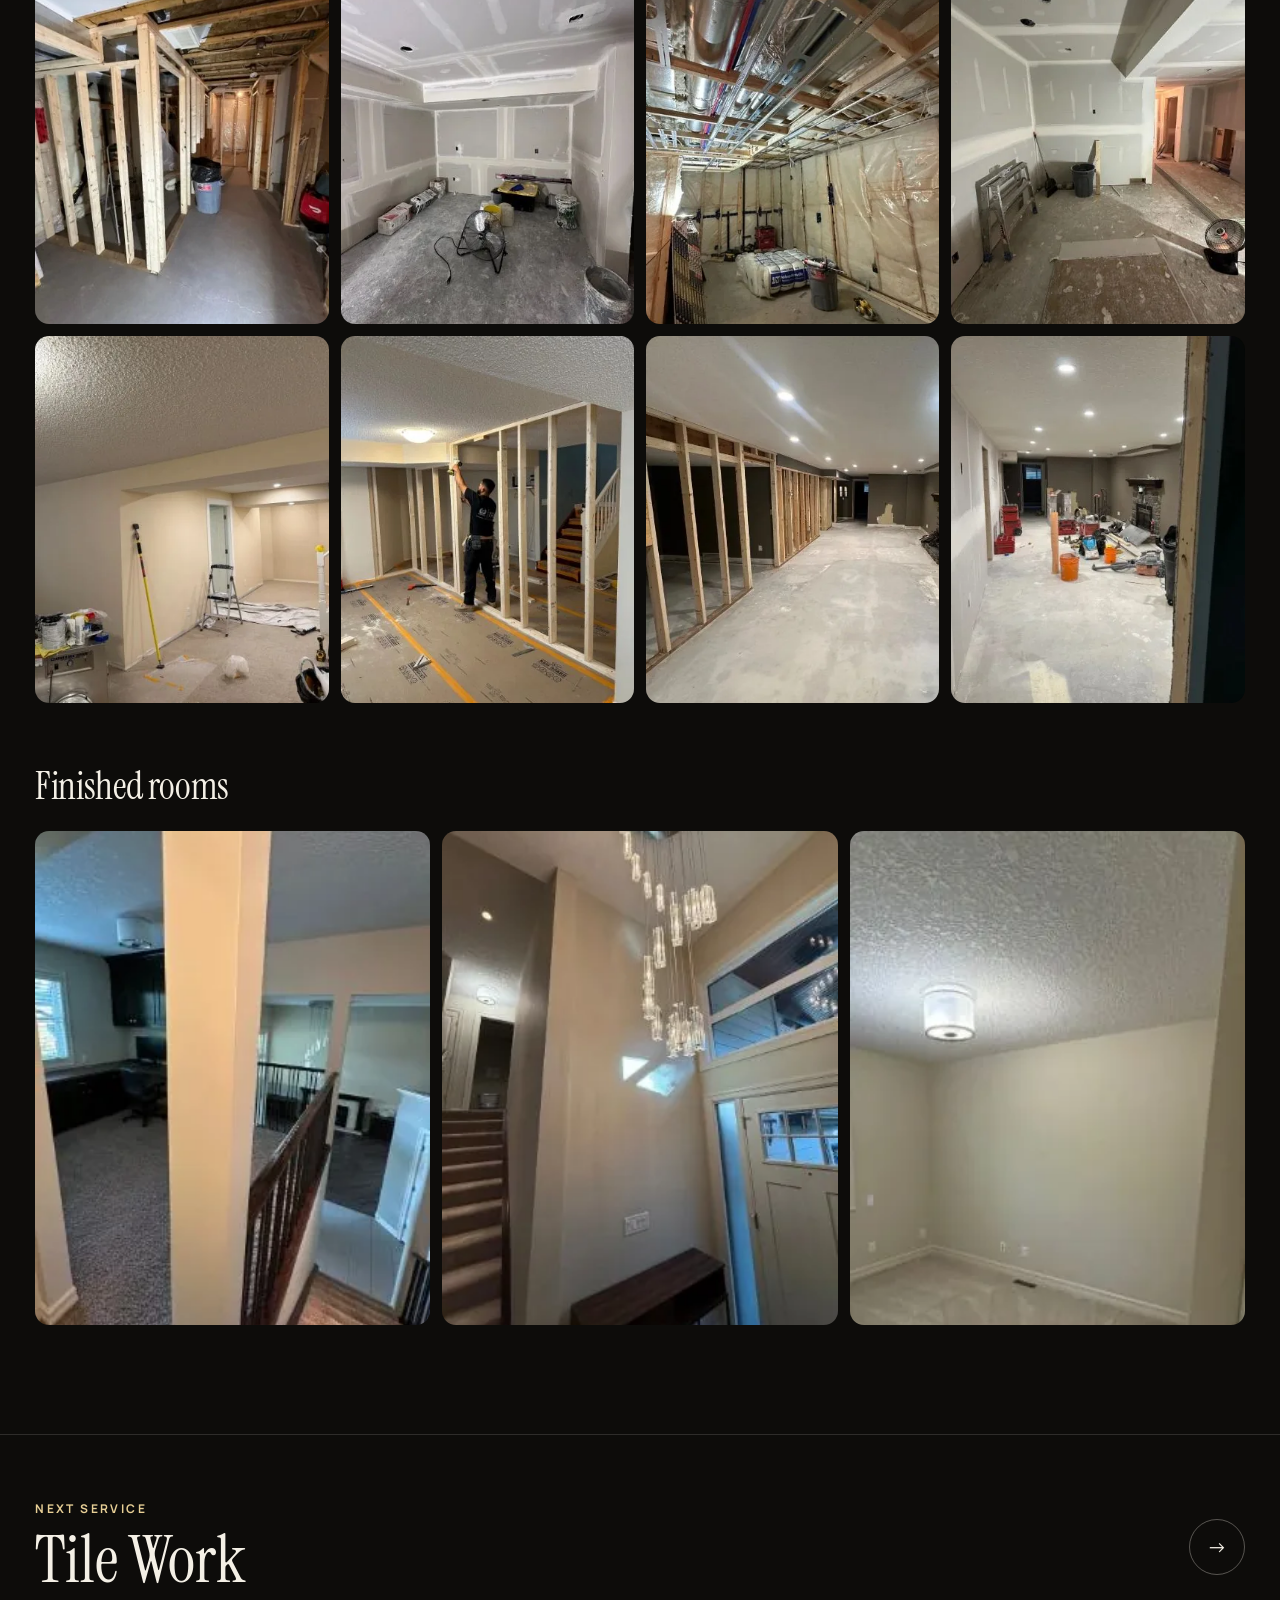
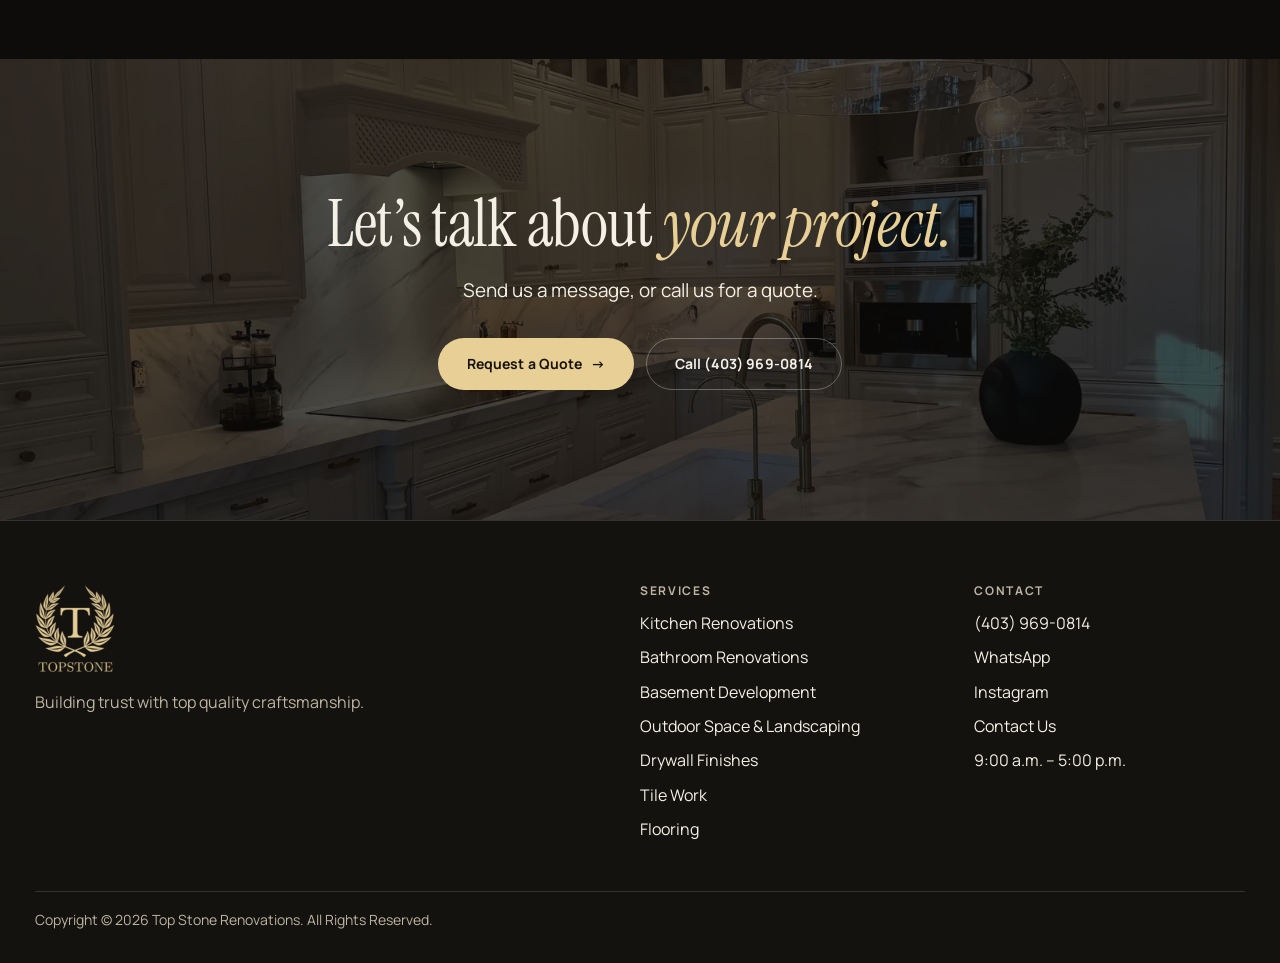
<file: drywall-finishes.html>
<!DOCTYPE html>
<html lang="en-CA">
<head>
<meta charset="UTF-8">
<meta name="viewport" content="width=device-width, initial-scale=1">
<title>Drywall Finishes | Top Stone Renovations</title>
<meta name="description" content="Drywall finishes by Top Stone Renovations: framing, board and finishing, up to a smooth Level 5 finish.">
<meta name="robots" content="index, follow, max-image-preview:large">
<link rel="canonical" href="https://topstonerenovations.com/drywall-finishes.html">
<meta name="theme-color" content="#0d0c0a">
<meta name="color-scheme" content="dark">
<link rel="icon" href="favicon-32.png" sizes="32x32" type="image/png">
<link rel="apple-touch-icon" href="apple-touch-icon.png">
<meta property="og:type" content="website">
<meta property="og:site_name" content="Top Stone Renovations">
<meta property="og:locale" content="en_CA">
<meta property="og:title" content="Drywall Finishes | Top Stone Renovations">
<meta property="og:description" content="Drywall finishes by Top Stone Renovations: framing, board and finishing, up to a smooth Level 5 finish.">
<meta property="og:url" content="https://topstonerenovations.com/drywall-finishes.html">
<meta property="og:image" content="https://topstonerenovations.com/assets/og/top-stone-og.jpg">
<meta property="og:image:width" content="1200">
<meta property="og:image:height" content="630">
<meta name="twitter:card" content="summary_large_image">
<link rel="preconnect" href="https://fonts.googleapis.com">
<link rel="preconnect" href="https://fonts.gstatic.com" crossorigin>
<link rel="stylesheet" href="https://fonts.googleapis.com/css2?family=Instrument+Serif:ital@0;1&amp;family=Manrope:wght@400;600;700&amp;display=swap" media="print" onload="this.media='all'">
<noscript><link rel="stylesheet" href="https://fonts.googleapis.com/css2?family=Instrument+Serif:ital@0;1&amp;family=Manrope:wght@400;600;700&amp;display=swap"></noscript>
<link rel="stylesheet" href="css/styles.css?v=20261108a">
<script src="js.js?v=20261108a" defer></script>
<script src="motion.js?v=20261108a" defer></script>
</head>
<body>
<a class="skip-link" href="#main">Skip to main content</a>
<header class="site-header">
  <nav class="nav" aria-label="Primary">
    <a href="index.html" class="logo"><img src="assets/brand/top-stone-logo.webp" alt="Top Stone Renovations — home" width="160" height="176" decoding="async"></a>
    <button class="nav-toggle" id="navToggle" type="button" aria-expanded="false" aria-controls="navPanel"><span class="visually-hidden">Menu</span><span class="nav-toggle-bars" aria-hidden="true"><span></span><span></span></span></button>
    <div class="nav-panel" id="navPanel">
      <ul class="nav-links" role="list">
        <li><a href="index.html">Home</a></li>
        <li class="has-sub">
          <a href="services.html">Services</a>
          <ul class="nav-sub">
            <li><a href="kitchen-renovations.html">Kitchen Renovations</a></li>
            <li><a href="bathroom-renovations.html">Bathroom Renovations</a></li>
            <li><a href="basement-development.html">Basement Development</a></li>
            <li><a href="outdoor-landscaping.html">Outdoor Space &amp; Landscaping</a></li>
            <li><a href="drywall-finishes.html" aria-current="page">Drywall Finishes</a></li>
            <li><a href="tile-work.html">Tile Work</a></li>
            <li><a href="flooring.html">Flooring</a></li>
          </ul>
        </li>
        <li><a href="contact-us.html">Contact Us</a></li>
      </ul>
      <div class="nav-panel-cta">
        <a href="contact-us.html" class="btn btn-solid">Request a Quote</a>
        <a href="tel:+14039690814" class="btn btn-ghost">Call (403) 969-0814</a>
      </div>
    </div>
    <a href="contact-us.html" class="btn btn-solid btn-sm nav-cta">Request a Quote</a>
  </nav>
</header>

<main id="main">

  <!-- HERO -->
  <section class="page-hero">
    <div class="container svc-hero">
      <div>
        <ul class="crumbs">
          <li><a href="index.html">Home</a></li>
          <li><a href="services.html">Services</a></li>
          <li aria-current="page">Drywall Finishes</li>
        </ul>
        <h1>Drywall Finishes</h1>
        <p class="lede">Framing, board and finishing, all the way up to a smooth Level 5 finish. Clean lines and flat walls are what make the rest of a renovation look right.</p>
        <div class="svc-hero-actions">
          <a href="contact-us.html?service=Drywall+Finishes" class="btn btn-solid">Request a Quote <span class="btn-arrow" aria-hidden="true">&rarr;</span></a>
          <a href="tel:+14039690814" class="btn btn-ghost">Call (403) 969-0814</a>
        </div>
      </div>
      <div class="svc-hero-media reveal-wipe"><img src="assets/drywall/cover-800.webp" srcset="assets/drywall/cover-800.webp 800w, assets/drywall/cover-1600.webp 1600w" sizes="(min-width: 60em) 50vw, 100vw" alt="Basement room with new drywall boarded and taped" width="800" height="1067" decoding="async"></div>
    </div>
  </section>

  <!-- GALLERY -->
  <section class="section">
    <div class="container">
    <div class="gallery-group">
      <h2 class="reveal">Level 5 finish</h2>
      <ul class="gallery reveal-stagger">
        <li><a href="assets/drywall/level5-2.webp" data-lightbox><img src="assets/drywall/level5-2.webp" alt="Living room during a Level 5 drywall finish, with tools on the floor" width="376" height="492" loading="lazy" decoding="async"></a></li>
        <li><a href="assets/drywall/level5-1.webp" data-lightbox><img src="assets/drywall/level5-1.webp" alt="The same room after a Level 5 drywall finish, with smooth walls and a wood fireplace" width="392" height="496" loading="lazy" decoding="async"></a></li>
      </ul>
    </div>
    <div class="gallery-group">
      <h2 class="reveal">Drywall</h2>
      <ul class="gallery gallery--four reveal-stagger">
        <li><a href="assets/drywall/stage-1.webp" data-lightbox><img src="assets/drywall/stage-1.webp" alt="Basement walls framed in wood before drywall" width="396" height="524" loading="lazy" decoding="async"></a></li>
        <li><a href="assets/drywall/stage-2.webp" data-lightbox><img src="assets/drywall/stage-2.webp" alt="The same basement with drywall up and taped" width="392" height="524" loading="lazy" decoding="async"></a></li>
        <li><a href="assets/drywall/stage-3.webp" data-lightbox><img src="assets/drywall/stage-3.webp" alt="Open basement ceiling with ducts and insulation before drywall" width="392" height="532" loading="lazy" decoding="async"></a></li>
        <li><a href="assets/drywall/stage-4.webp" data-lightbox><img src="assets/drywall/stage-4.webp" alt="The same basement with drywall installed and bulkheads boxed in" width="400" height="532" loading="lazy" decoding="async"></a></li>
        <li><a href="assets/drywall/stage-5.webp" data-lightbox><img src="assets/drywall/stage-5.webp" alt="Painted room with drywall finished, tools still on the floor" width="396" height="532" loading="lazy" decoding="async"></a></li>
        <li><a href="assets/drywall/stage-6.webp" data-lightbox><img src="assets/drywall/stage-6.webp" alt="Crew member framing a new wall" width="400" height="532" loading="lazy" decoding="async"></a></li>
        <li><a href="assets/drywall/stage-7.webp" data-lightbox><img src="assets/drywall/stage-7.webp" alt="Long basement with new wall framing in place" width="388" height="492" loading="lazy" decoding="async"></a></li>
        <li><a href="assets/drywall/stage-8.webp" data-lightbox><img src="assets/drywall/stage-8.webp" alt="The same basement once the drywall is finished, with materials on the floor" width="400" height="492" loading="lazy" decoding="async"></a></li>
      </ul>
    </div>
    <div class="gallery-group">
      <h2 class="reveal">Finished rooms</h2>
      <ul class="gallery reveal-stagger">
        <li><a href="assets/drywall/finish-1.webp" data-lightbox><img src="assets/drywall/finish-1.webp" alt="Finished upper hallway and staircase with smooth walls" width="265" height="414" loading="lazy" decoding="async"></a></li>
        <li><a href="assets/drywall/finish-2.webp" data-lightbox><img src="assets/drywall/finish-2.webp" alt="Tall finished entryway with a modern chandelier" width="304" height="434" loading="lazy" decoding="async"></a></li>
        <li><a href="assets/drywall/finish-3.webp" data-lightbox><img src="assets/drywall/finish-3.webp" alt="Finished bedroom with smooth walls and new carpet" width="273" height="414" loading="lazy" decoding="async"></a></li>
      </ul>
    </div>
    </div>
  </section>

  <!-- NEXT SERVICE -->
  <a class="next-svc" href="tile-work.html">
    <span class="container next-svc-inner">
      <span><small>Next service</small><strong>Tile Work</strong></span>
      <span class="next-svc-arrow" aria-hidden="true">&rarr;</span>
    </span>
  </a>

  <!-- CTA -->
  <section class="cta">
    <div class="cta-media" data-parallax="0.08"><img src="assets/kitchen/cover-800.webp" srcset="assets/kitchen/cover-800.webp 800w, assets/kitchen/cover-1600.webp 1600w" sizes="100vw" alt="" width="800" height="600" loading="lazy" decoding="async"></div>
    <div class="container reveal">
      <h2>Let&rsquo;s talk about <em>your project.</em></h2>
      <p class="lede">Send us a message, or call us for a quote.</p>
      <div class="cta-actions">
        <a href="contact-us.html?service=Drywall+Finishes" class="btn btn-solid">Request a Quote <span class="btn-arrow" aria-hidden="true">&rarr;</span></a>
        <a href="tel:+14039690814" class="btn btn-ghost">Call (403) 969-0814</a>
      </div>
    </div>
  </section>

</main>

<footer class="site-footer">
  <div class="container">
    <div class="footer-grid">
      <div class="footer-brand">
        <img src="assets/brand/top-stone-logo.webp" alt="" width="160" height="176" loading="lazy" decoding="async">
        <p>Building trust with top quality craftsmanship.</p>
      </div>
      <div class="footer-col">
        <h2>Services</h2>
        <ul>
          <li><a href="kitchen-renovations.html">Kitchen Renovations</a></li>
          <li><a href="bathroom-renovations.html">Bathroom Renovations</a></li>
          <li><a href="basement-development.html">Basement Development</a></li>
          <li><a href="outdoor-landscaping.html">Outdoor Space &amp; Landscaping</a></li>
          <li><a href="drywall-finishes.html">Drywall Finishes</a></li>
          <li><a href="tile-work.html">Tile Work</a></li>
          <li><a href="flooring.html">Flooring</a></li>
        </ul>
      </div>
      <div class="footer-col">
        <h2>Contact</h2>
        <ul>
          <li><a href="tel:+14039690814">(403) 969-0814</a></li>
          <li><a href="https://wa.me/14039690814" target="_blank" rel="noopener">WhatsApp</a></li>
          <li><a href="https://www.instagram.com/topstonerenovations" target="_blank" rel="noopener">Instagram</a></li>
          <li><a href="contact-us.html">Contact Us</a></li>
          <li>9:00 a.m. – 5:00 p.m.</li>
        </ul>
      </div>
    </div>
    <p class="footer-base">Copyright &copy; <span data-year>2026</span> Top Stone Renovations. All Rights Reserved.</p>
  </div>
</footer>
<div class="call-bar">
  <a href="tel:+14039690814" class="btn btn-ghost btn-sm">Call</a>
  <a href="contact-us.html?service=Drywall+Finishes" class="btn btn-solid btn-sm">Request a Quote</a>
</div>
</body>
</html>
</file>
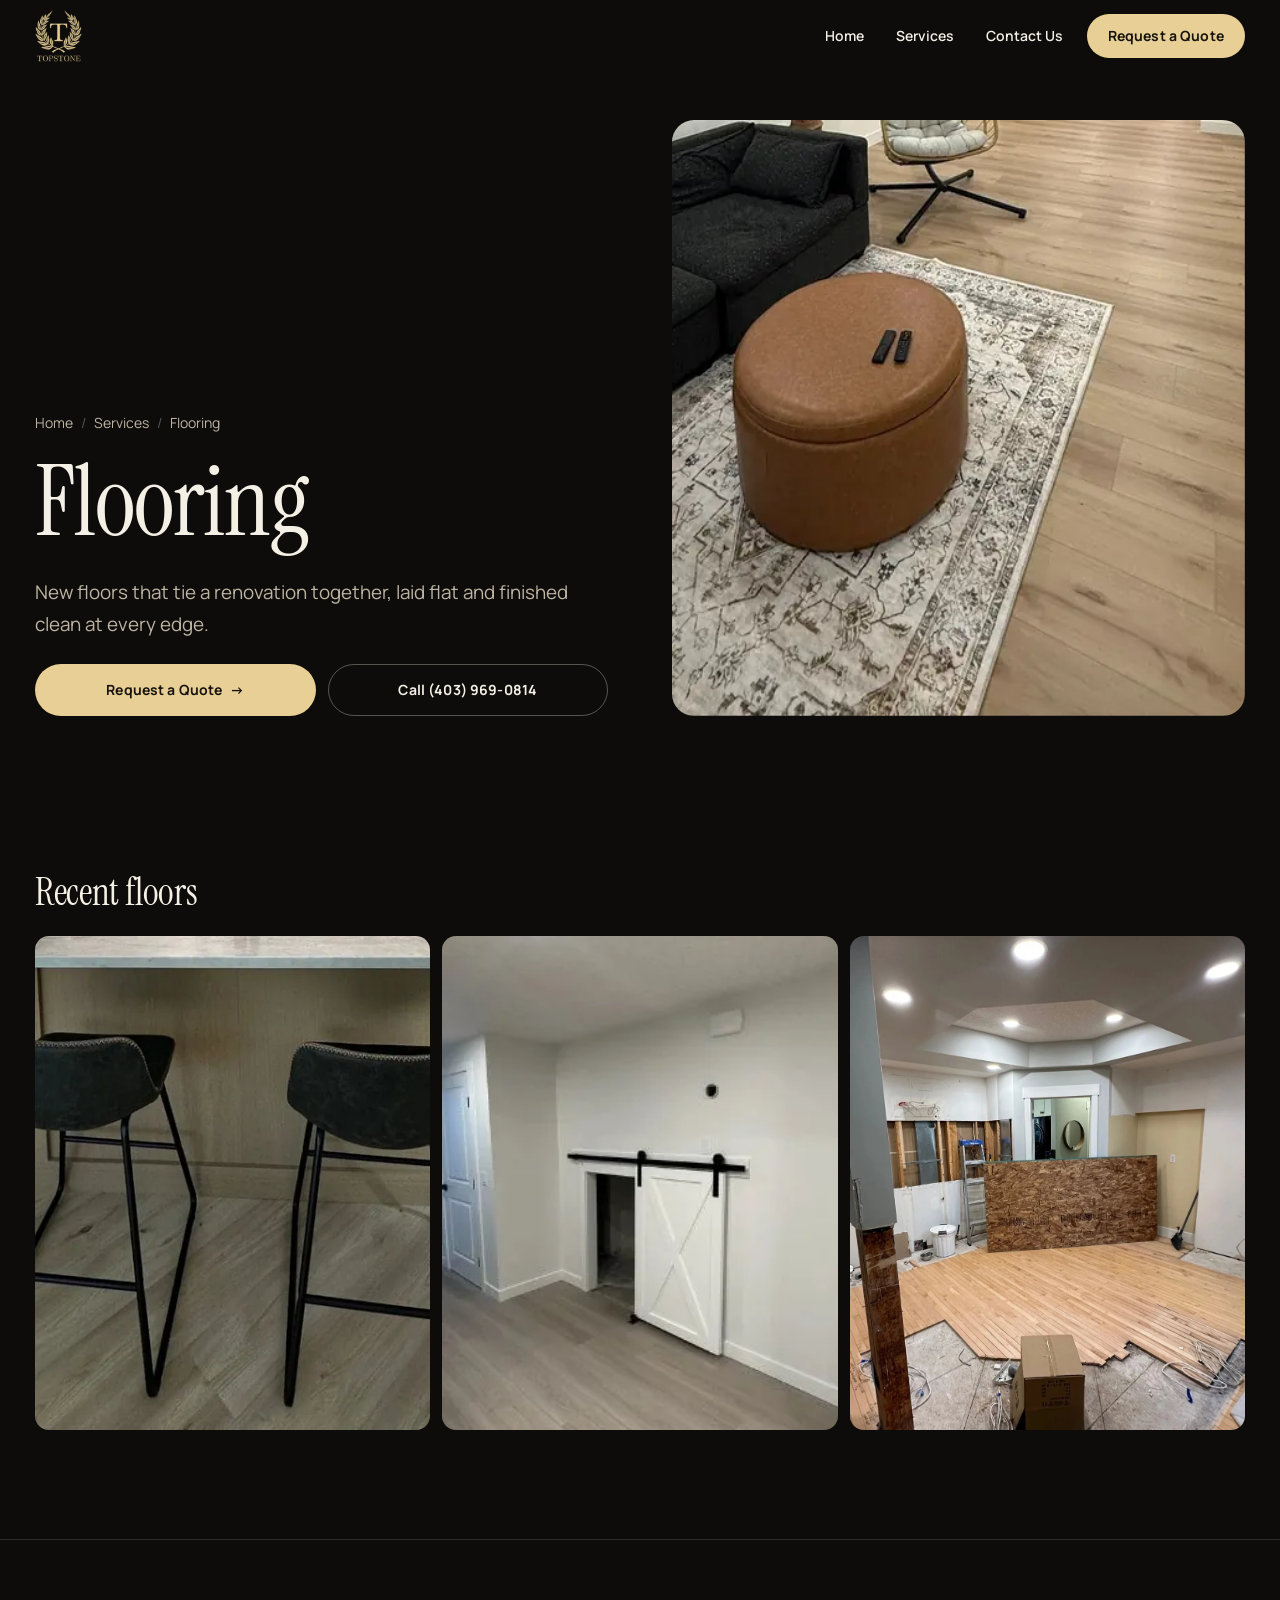
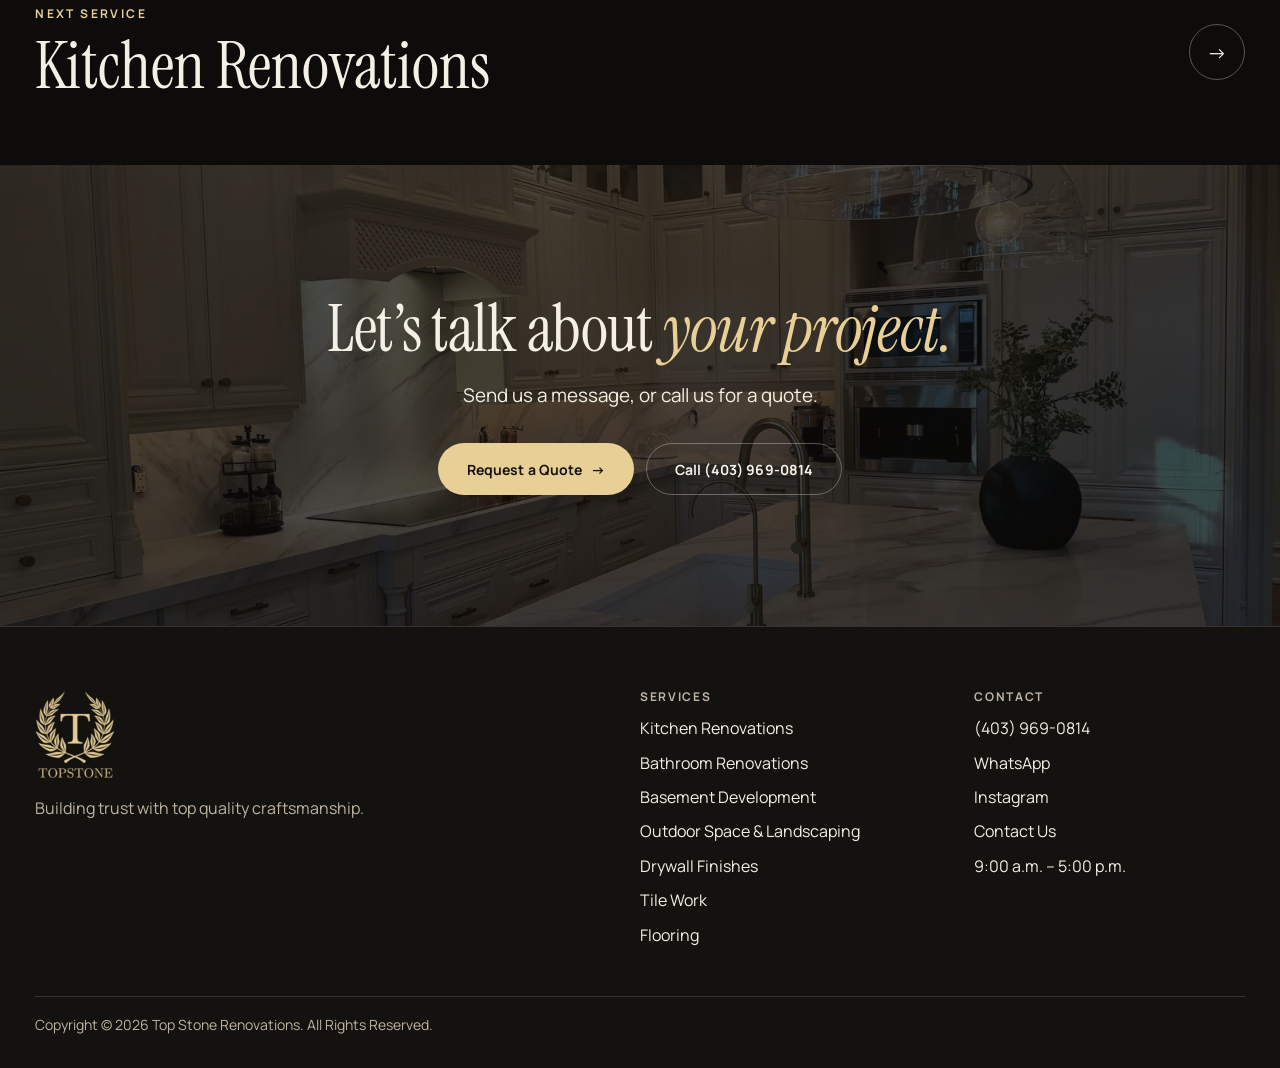
<file: flooring.html>
<!DOCTYPE html>
<html lang="en-CA">
<head>
<meta charset="UTF-8">
<meta name="viewport" content="width=device-width, initial-scale=1">
<title>Flooring | Top Stone Renovations</title>
<meta name="description" content="Flooring by Top Stone Renovations: new floors that tie a renovation together, laid flat and finished clean at every edge.">
<meta name="robots" content="index, follow, max-image-preview:large">
<link rel="canonical" href="https://topstonerenovations.com/flooring.html">
<meta name="theme-color" content="#0d0c0a">
<meta name="color-scheme" content="dark">
<link rel="icon" href="favicon-32.png" sizes="32x32" type="image/png">
<link rel="apple-touch-icon" href="apple-touch-icon.png">
<meta property="og:type" content="website">
<meta property="og:site_name" content="Top Stone Renovations">
<meta property="og:locale" content="en_CA">
<meta property="og:title" content="Flooring | Top Stone Renovations">
<meta property="og:description" content="Flooring by Top Stone Renovations: new floors that tie a renovation together, laid flat and finished clean at every edge.">
<meta property="og:url" content="https://topstonerenovations.com/flooring.html">
<meta property="og:image" content="https://topstonerenovations.com/assets/og/top-stone-og.jpg">
<meta property="og:image:width" content="1200">
<meta property="og:image:height" content="630">
<meta name="twitter:card" content="summary_large_image">
<link rel="preconnect" href="https://fonts.googleapis.com">
<link rel="preconnect" href="https://fonts.gstatic.com" crossorigin>
<link rel="stylesheet" href="https://fonts.googleapis.com/css2?family=Instrument+Serif:ital@0;1&amp;family=Manrope:wght@400;600;700&amp;display=swap" media="print" onload="this.media='all'">
<noscript><link rel="stylesheet" href="https://fonts.googleapis.com/css2?family=Instrument+Serif:ital@0;1&amp;family=Manrope:wght@400;600;700&amp;display=swap"></noscript>
<link rel="stylesheet" href="css/styles.css?v=20261108a">
<script src="js.js?v=20261108a" defer></script>
<script src="motion.js?v=20261108a" defer></script>
</head>
<body>
<a class="skip-link" href="#main">Skip to main content</a>
<header class="site-header">
  <nav class="nav" aria-label="Primary">
    <a href="index.html" class="logo"><img src="assets/brand/top-stone-logo.webp" alt="Top Stone Renovations — home" width="160" height="176" decoding="async"></a>
    <button class="nav-toggle" id="navToggle" type="button" aria-expanded="false" aria-controls="navPanel"><span class="visually-hidden">Menu</span><span class="nav-toggle-bars" aria-hidden="true"><span></span><span></span></span></button>
    <div class="nav-panel" id="navPanel">
      <ul class="nav-links" role="list">
        <li><a href="index.html">Home</a></li>
        <li class="has-sub">
          <a href="services.html">Services</a>
          <ul class="nav-sub">
            <li><a href="kitchen-renovations.html">Kitchen Renovations</a></li>
            <li><a href="bathroom-renovations.html">Bathroom Renovations</a></li>
            <li><a href="basement-development.html">Basement Development</a></li>
            <li><a href="outdoor-landscaping.html">Outdoor Space &amp; Landscaping</a></li>
            <li><a href="drywall-finishes.html">Drywall Finishes</a></li>
            <li><a href="tile-work.html">Tile Work</a></li>
            <li><a href="flooring.html" aria-current="page">Flooring</a></li>
          </ul>
        </li>
        <li><a href="contact-us.html">Contact Us</a></li>
      </ul>
      <div class="nav-panel-cta">
        <a href="contact-us.html" class="btn btn-solid">Request a Quote</a>
        <a href="tel:+14039690814" class="btn btn-ghost">Call (403) 969-0814</a>
      </div>
    </div>
    <a href="contact-us.html" class="btn btn-solid btn-sm nav-cta">Request a Quote</a>
  </nav>
</header>

<main id="main">

  <!-- HERO -->
  <section class="page-hero">
    <div class="container svc-hero">
      <div>
        <ul class="crumbs">
          <li><a href="index.html">Home</a></li>
          <li><a href="services.html">Services</a></li>
          <li aria-current="page">Flooring</li>
        </ul>
        <h1>Flooring</h1>
        <p class="lede">New floors that tie a renovation together, laid flat and finished clean at every edge.</p>
        <div class="svc-hero-actions">
          <a href="contact-us.html?service=Flooring" class="btn btn-solid">Request a Quote <span class="btn-arrow" aria-hidden="true">&rarr;</span></a>
          <a href="tel:+14039690814" class="btn btn-ghost">Call (403) 969-0814</a>
        </div>
      </div>
      <div class="svc-hero-media reveal-wipe"><img src="assets/flooring/plank-800.webp" srcset="assets/flooring/plank-800.webp 800w, assets/flooring/plank-1600.webp 1536w" sizes="(min-width: 60em) 50vw, 100vw" alt="New wood-look plank flooring in a finished basement living room" width="800" height="480" decoding="async"></div>
    </div>
  </section>

  <!-- GALLERY -->
  <section class="section">
    <div class="container">
    <div class="gallery-group">
      <h2 class="reveal">Recent floors</h2>
      <ul class="gallery reveal-stagger">
        <li><a href="assets/flooring/kitchen.webp" data-lightbox><img src="assets/flooring/kitchen.webp" alt="Wood-look plank flooring under a kitchen peninsula and bar stools" width="1096" height="526" loading="lazy" decoding="async"></a></li>
        <li><a href="assets/basement/final-2.webp" data-lightbox><img src="assets/basement/final-2.webp" alt="Plank flooring in a finished basement room" width="292" height="396" loading="lazy" decoding="async"></a></li>
        <li><a href="assets/kitchen/island-process-1.webp" data-lightbox><img src="assets/kitchen/island-process-1.webp" alt="New flooring being laid during a kitchen renovation" width="1017" height="1420" loading="lazy" decoding="async"></a></li>
      </ul>
    </div>
    </div>
  </section>

  <!-- NEXT SERVICE -->
  <a class="next-svc" href="kitchen-renovations.html">
    <span class="container next-svc-inner">
      <span><small>Next service</small><strong>Kitchen Renovations</strong></span>
      <span class="next-svc-arrow" aria-hidden="true">&rarr;</span>
    </span>
  </a>

  <!-- CTA -->
  <section class="cta">
    <div class="cta-media" data-parallax="0.08"><img src="assets/kitchen/cover-800.webp" srcset="assets/kitchen/cover-800.webp 800w, assets/kitchen/cover-1600.webp 1600w" sizes="100vw" alt="" width="800" height="600" loading="lazy" decoding="async"></div>
    <div class="container reveal">
      <h2>Let&rsquo;s talk about <em>your project.</em></h2>
      <p class="lede">Send us a message, or call us for a quote.</p>
      <div class="cta-actions">
        <a href="contact-us.html?service=Flooring" class="btn btn-solid">Request a Quote <span class="btn-arrow" aria-hidden="true">&rarr;</span></a>
        <a href="tel:+14039690814" class="btn btn-ghost">Call (403) 969-0814</a>
      </div>
    </div>
  </section>

</main>

<footer class="site-footer">
  <div class="container">
    <div class="footer-grid">
      <div class="footer-brand">
        <img src="assets/brand/top-stone-logo.webp" alt="" width="160" height="176" loading="lazy" decoding="async">
        <p>Building trust with top quality craftsmanship.</p>
      </div>
      <div class="footer-col">
        <h2>Services</h2>
        <ul>
          <li><a href="kitchen-renovations.html">Kitchen Renovations</a></li>
          <li><a href="bathroom-renovations.html">Bathroom Renovations</a></li>
          <li><a href="basement-development.html">Basement Development</a></li>
          <li><a href="outdoor-landscaping.html">Outdoor Space &amp; Landscaping</a></li>
          <li><a href="drywall-finishes.html">Drywall Finishes</a></li>
          <li><a href="tile-work.html">Tile Work</a></li>
          <li><a href="flooring.html">Flooring</a></li>
        </ul>
      </div>
      <div class="footer-col">
        <h2>Contact</h2>
        <ul>
          <li><a href="tel:+14039690814">(403) 969-0814</a></li>
          <li><a href="https://wa.me/14039690814" target="_blank" rel="noopener">WhatsApp</a></li>
          <li><a href="https://www.instagram.com/topstonerenovations" target="_blank" rel="noopener">Instagram</a></li>
          <li><a href="contact-us.html">Contact Us</a></li>
          <li>9:00 a.m. – 5:00 p.m.</li>
        </ul>
      </div>
    </div>
    <p class="footer-base">Copyright &copy; <span data-year>2026</span> Top Stone Renovations. All Rights Reserved.</p>
  </div>
</footer>
<div class="call-bar">
  <a href="tel:+14039690814" class="btn btn-ghost btn-sm">Call</a>
  <a href="contact-us.html?service=Flooring" class="btn btn-solid btn-sm">Request a Quote</a>
</div>
</body>
</html>
</file>
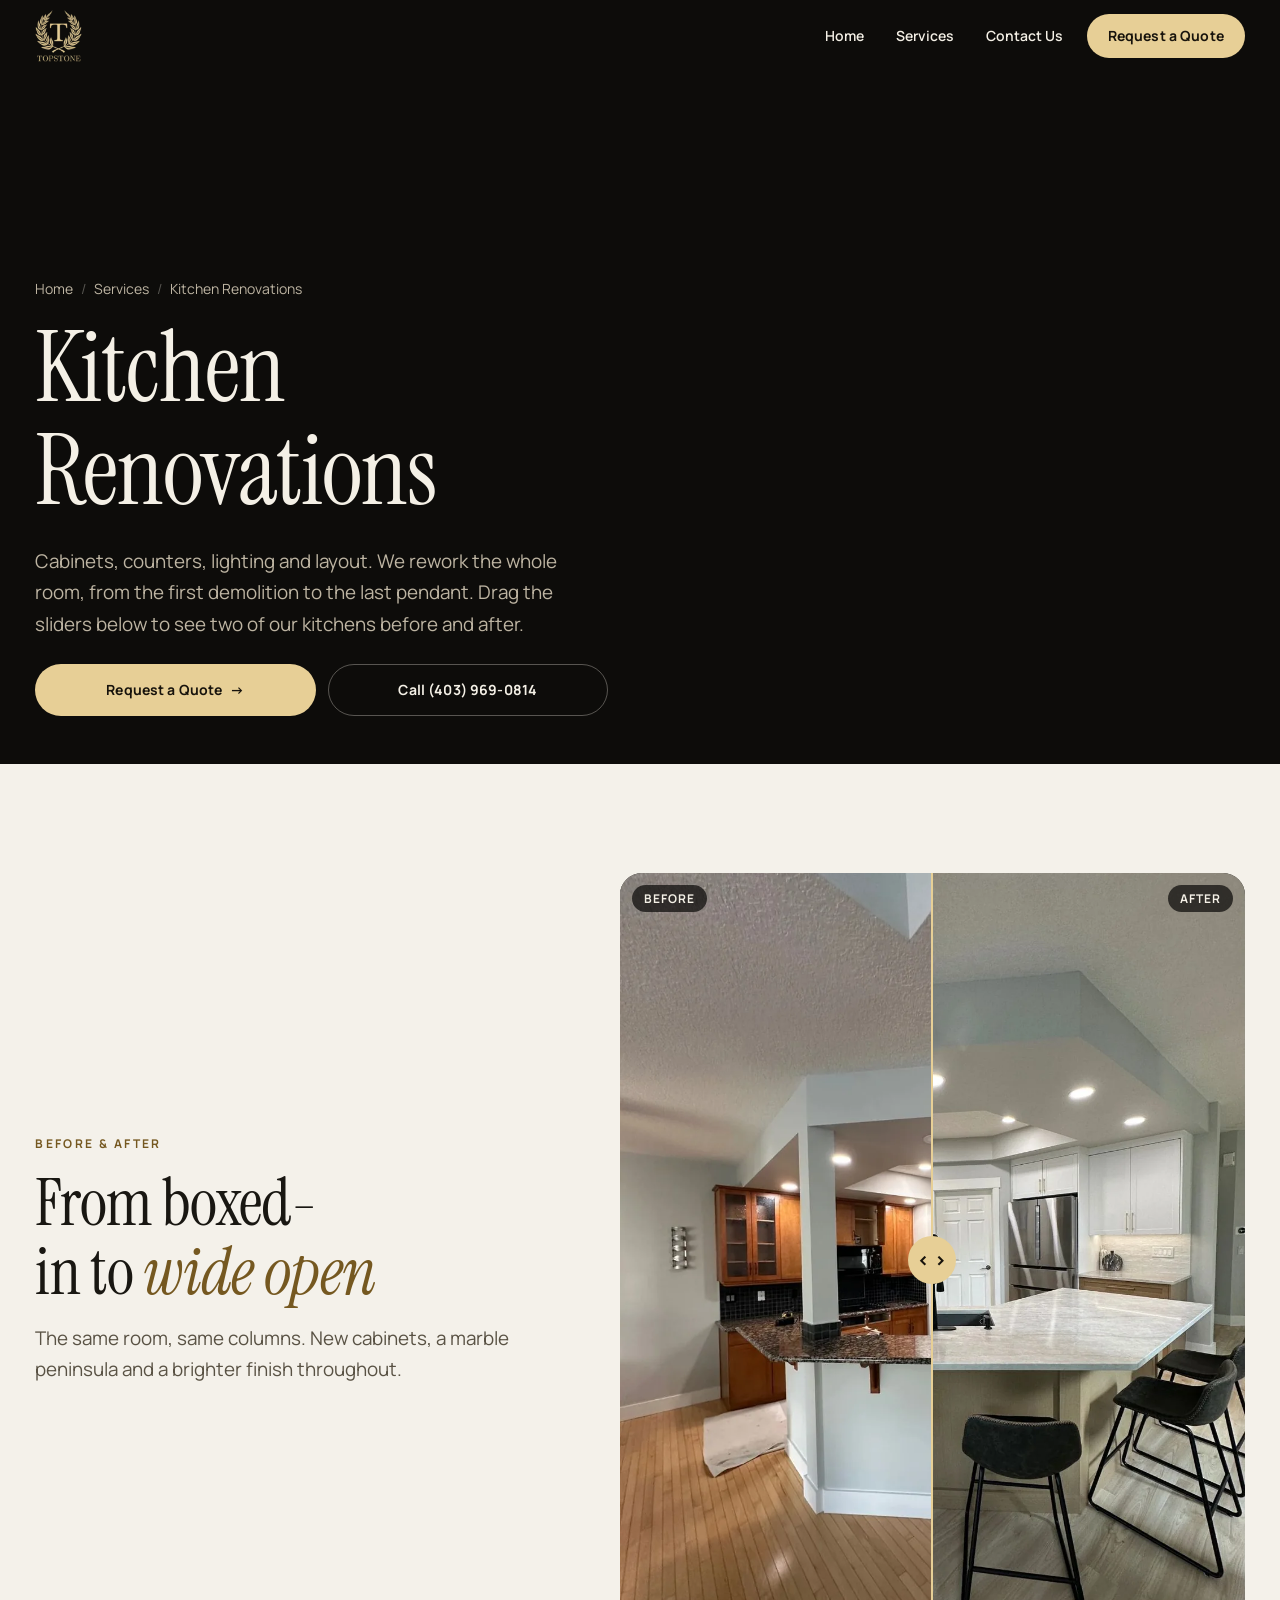
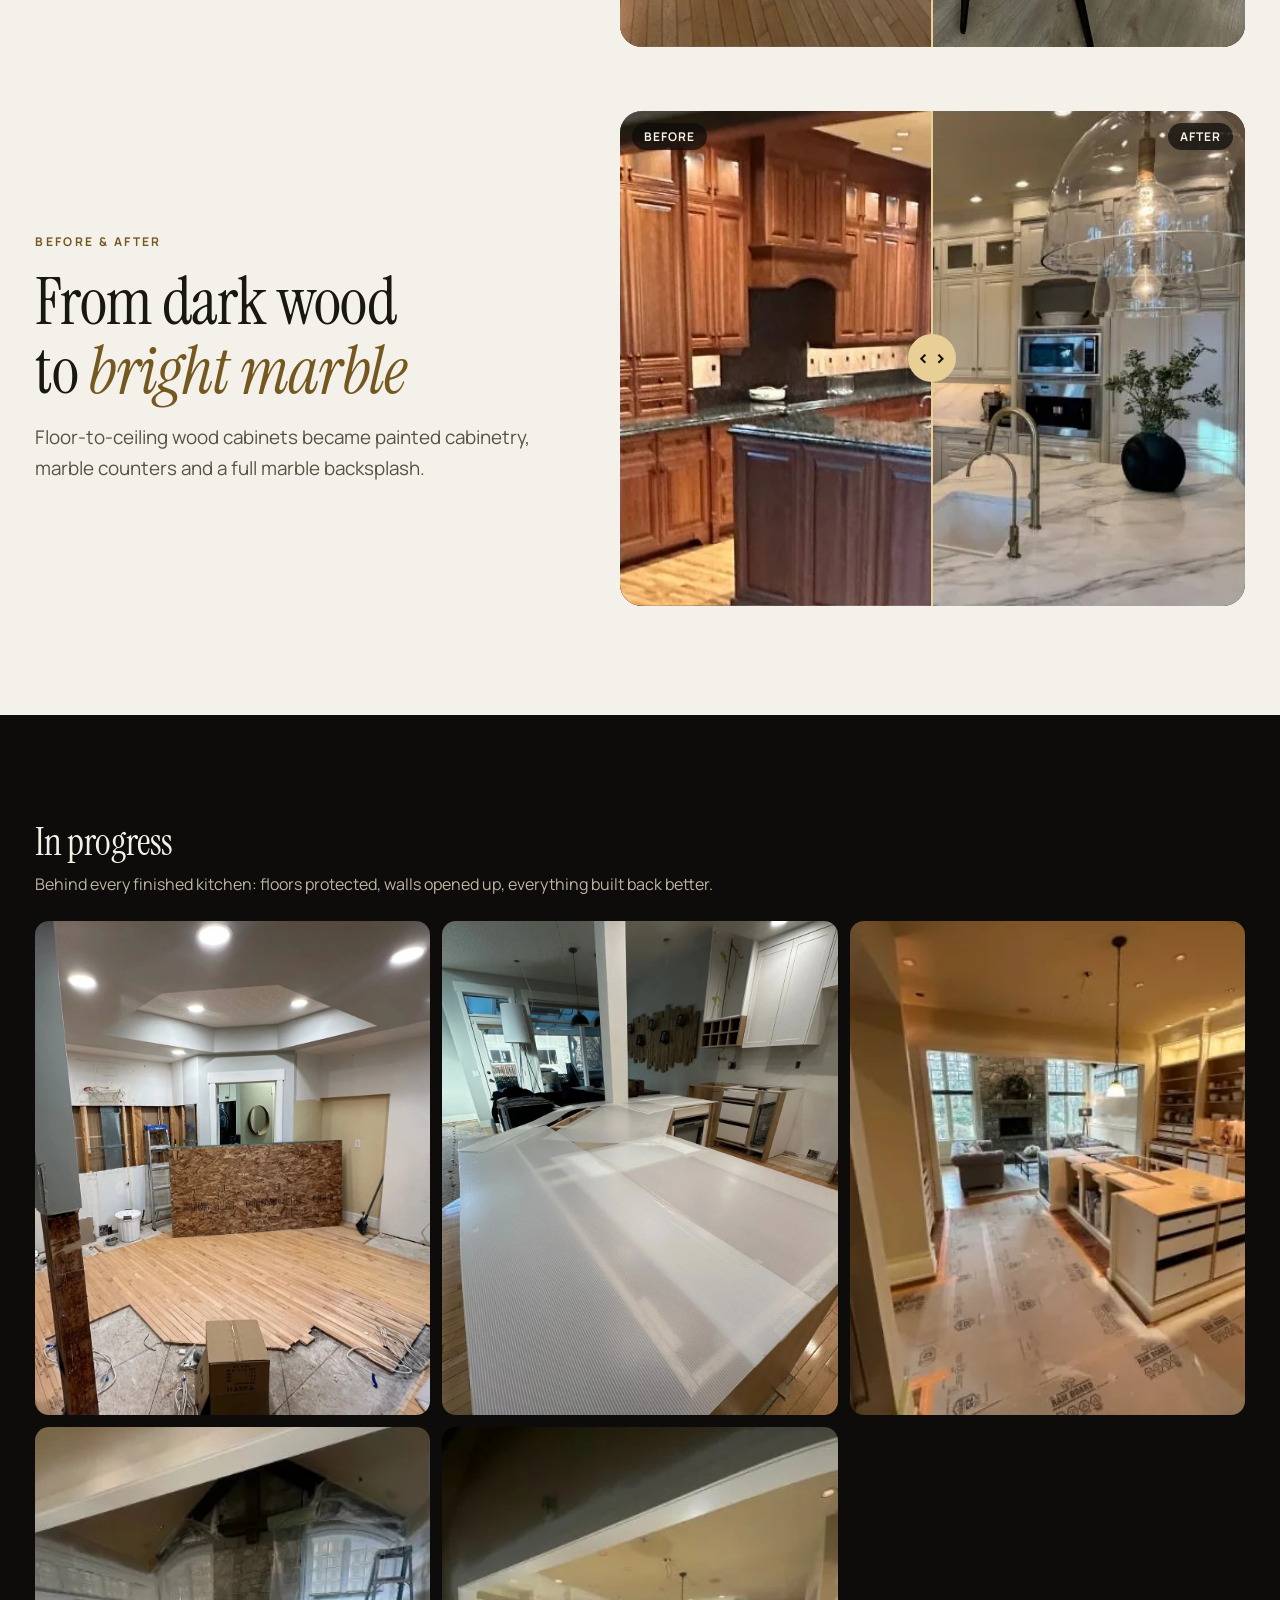
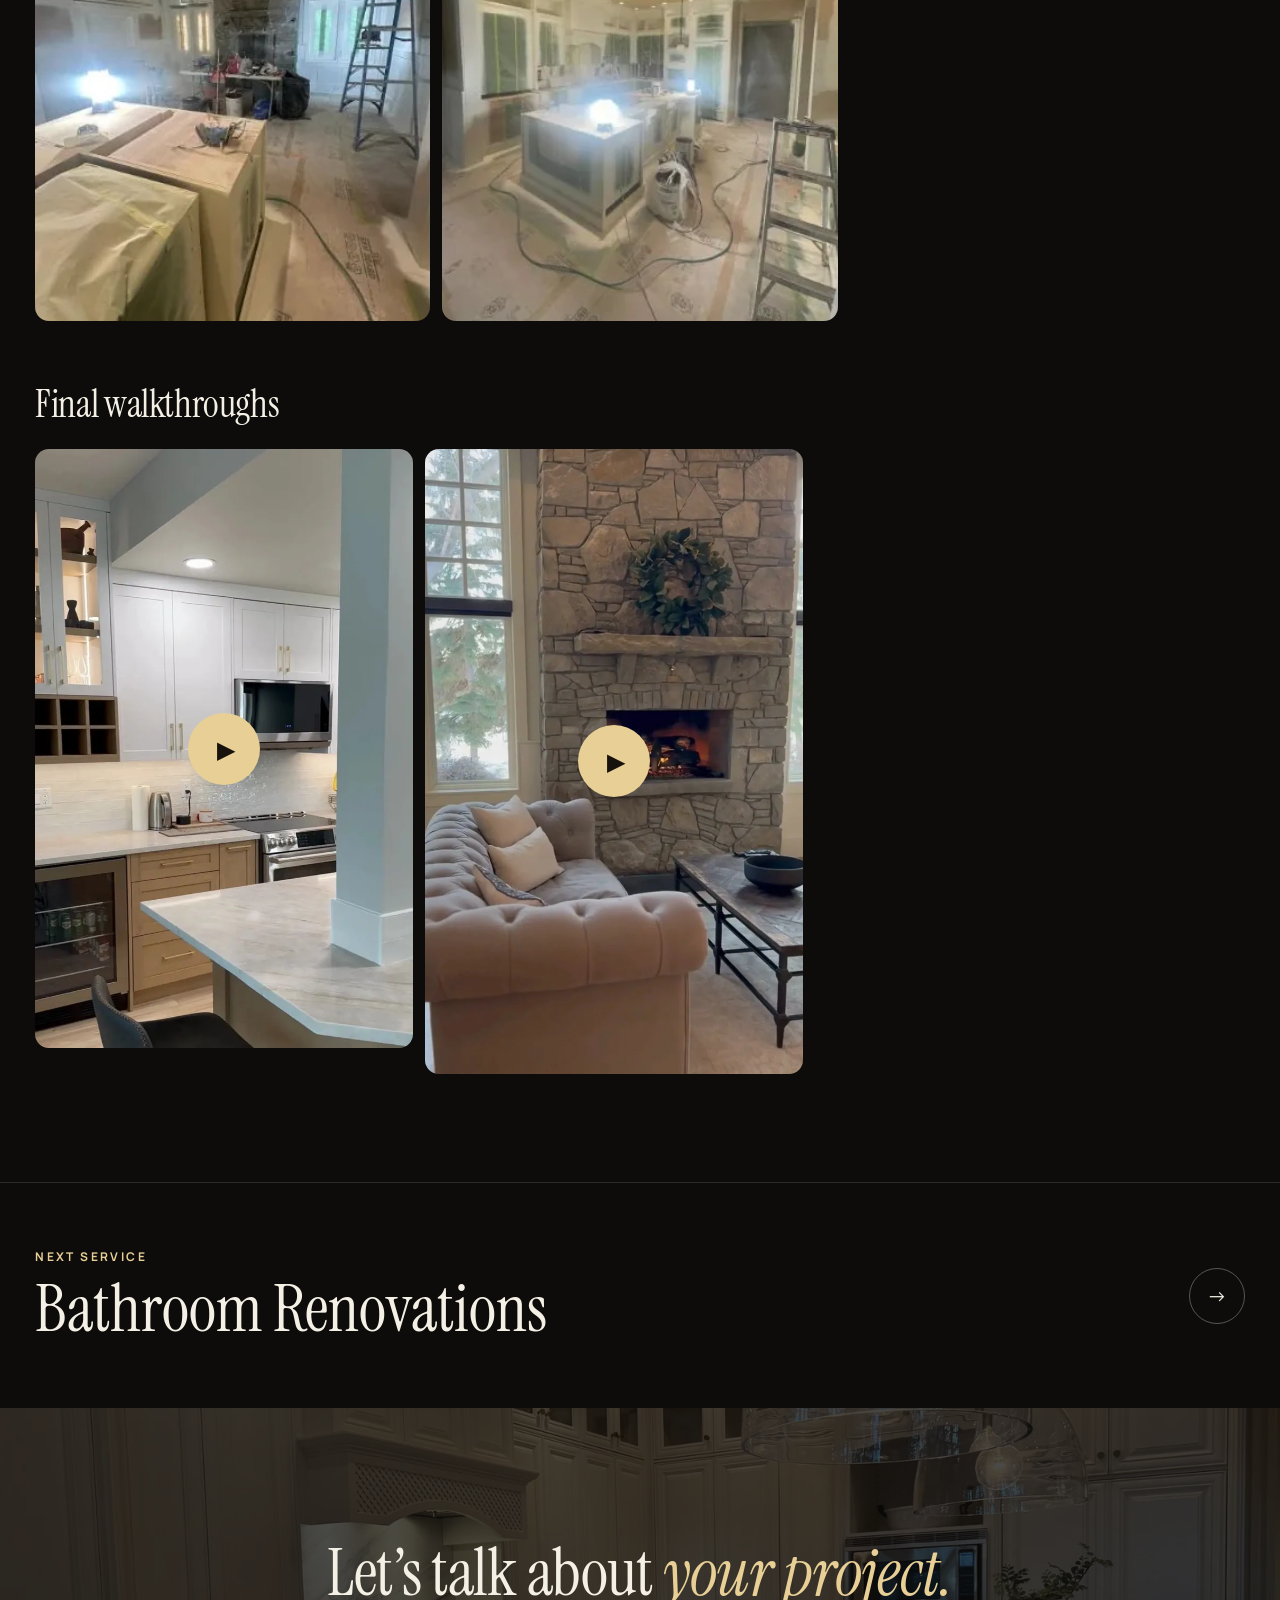
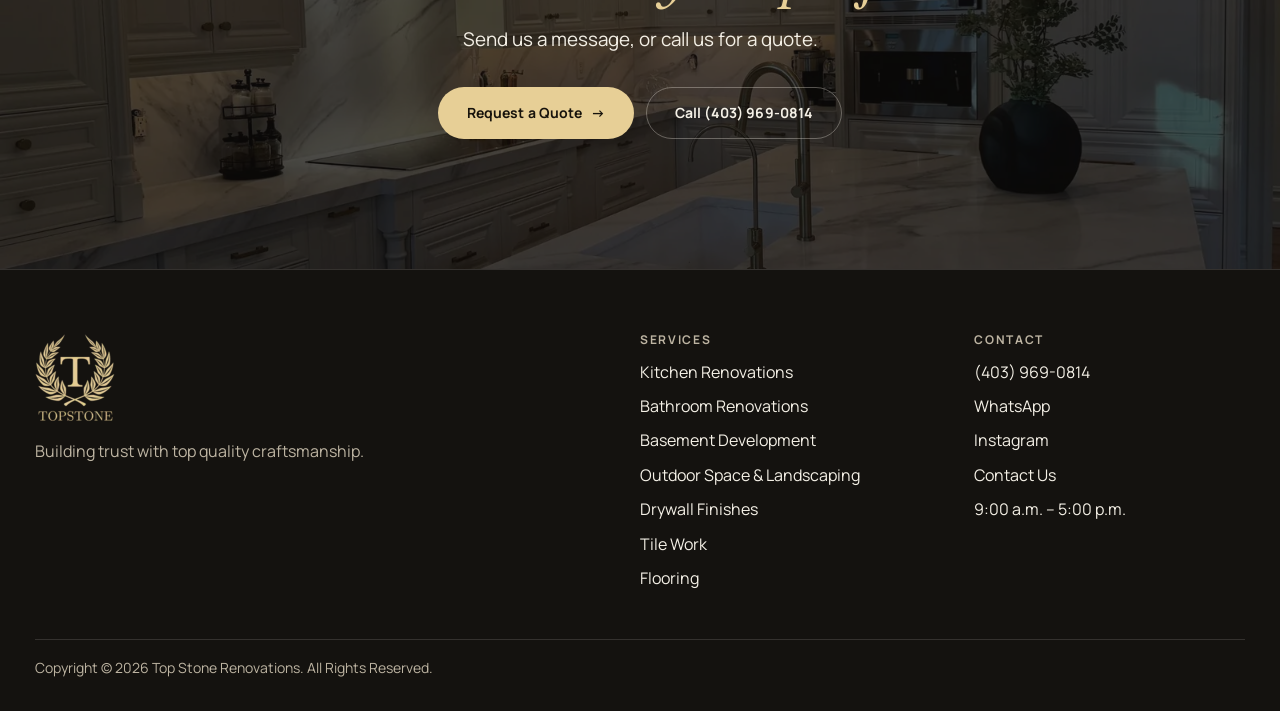
<file: kitchen-renovations.html>
<!DOCTYPE html>
<html lang="en-CA">
<head>
<meta charset="UTF-8">
<meta name="viewport" content="width=device-width, initial-scale=1">
<title>Kitchen Renovations | Top Stone Renovations</title>
<meta name="description" content="Kitchen renovations by Top Stone Renovations: cabinets, counters, lighting and layout. See real before and after photos and request a quote.">
<meta name="robots" content="index, follow, max-image-preview:large">
<link rel="canonical" href="https://topstonerenovations.com/kitchen-renovations.html">
<meta name="theme-color" content="#0d0c0a">
<meta name="color-scheme" content="dark">
<link rel="icon" href="favicon-32.png" sizes="32x32" type="image/png">
<link rel="apple-touch-icon" href="apple-touch-icon.png">
<meta property="og:type" content="website">
<meta property="og:site_name" content="Top Stone Renovations">
<meta property="og:locale" content="en_CA">
<meta property="og:title" content="Kitchen Renovations | Top Stone Renovations">
<meta property="og:description" content="Kitchen renovations by Top Stone Renovations: cabinets, counters, lighting and layout. See real before and after photos and request a quote.">
<meta property="og:url" content="https://topstonerenovations.com/kitchen-renovations.html">
<meta property="og:image" content="https://topstonerenovations.com/assets/og/top-stone-og.jpg">
<meta property="og:image:width" content="1200">
<meta property="og:image:height" content="630">
<meta name="twitter:card" content="summary_large_image">
<link rel="preconnect" href="https://fonts.googleapis.com">
<link rel="preconnect" href="https://fonts.gstatic.com" crossorigin>
<link rel="stylesheet" href="https://fonts.googleapis.com/css2?family=Instrument+Serif:ital@0;1&amp;family=Manrope:wght@400;600;700&amp;display=swap" media="print" onload="this.media='all'">
<noscript><link rel="stylesheet" href="https://fonts.googleapis.com/css2?family=Instrument+Serif:ital@0;1&amp;family=Manrope:wght@400;600;700&amp;display=swap"></noscript>
<link rel="stylesheet" href="css/styles.css?v=20261108a">
<script src="js.js?v=20261108a" defer></script>
<script src="motion.js?v=20261108a" defer></script>
</head>
<body>
<a class="skip-link" href="#main">Skip to main content</a>
<header class="site-header">
  <nav class="nav" aria-label="Primary">
    <a href="index.html" class="logo"><img src="assets/brand/top-stone-logo.webp" alt="Top Stone Renovations — home" width="160" height="176" decoding="async"></a>
    <button class="nav-toggle" id="navToggle" type="button" aria-expanded="false" aria-controls="navPanel"><span class="visually-hidden">Menu</span><span class="nav-toggle-bars" aria-hidden="true"><span></span><span></span></span></button>
    <div class="nav-panel" id="navPanel">
      <ul class="nav-links" role="list">
        <li><a href="index.html">Home</a></li>
        <li class="has-sub">
          <a href="services.html">Services</a>
          <ul class="nav-sub">
            <li><a href="kitchen-renovations.html" aria-current="page">Kitchen Renovations</a></li>
            <li><a href="bathroom-renovations.html">Bathroom Renovations</a></li>
            <li><a href="basement-development.html">Basement Development</a></li>
            <li><a href="outdoor-landscaping.html">Outdoor Space &amp; Landscaping</a></li>
            <li><a href="drywall-finishes.html">Drywall Finishes</a></li>
            <li><a href="tile-work.html">Tile Work</a></li>
            <li><a href="flooring.html">Flooring</a></li>
          </ul>
        </li>
        <li><a href="contact-us.html">Contact Us</a></li>
      </ul>
      <div class="nav-panel-cta">
        <a href="contact-us.html" class="btn btn-solid">Request a Quote</a>
        <a href="tel:+14039690814" class="btn btn-ghost">Call (403) 969-0814</a>
      </div>
    </div>
    <a href="contact-us.html" class="btn btn-solid btn-sm nav-cta">Request a Quote</a>
  </nav>
</header>

<main id="main">

  <!-- HERO -->
  <section class="page-hero">
    <div class="container svc-hero">
      <div>
        <ul class="crumbs">
          <li><a href="index.html">Home</a></li>
          <li><a href="services.html">Services</a></li>
          <li aria-current="page">Kitchen Renovations</li>
        </ul>
        <h1>Kitchen Renovations</h1>
        <p class="lede">Cabinets, counters, lighting and layout. We rework the whole room, from the first demolition to the last pendant. Drag the sliders below to see two of our kitchens before and after.</p>
        <div class="svc-hero-actions">
          <a href="contact-us.html?service=Kitchen+Renovations" class="btn btn-solid">Request a Quote <span class="btn-arrow" aria-hidden="true">&rarr;</span></a>
          <a href="tel:+14039690814" class="btn btn-ghost">Call (403) 969-0814</a>
        </div>
      </div>
      <div class="svc-hero-media reveal-wipe"><img src="assets/kitchen/cover-800.webp" srcset="assets/kitchen/cover-800.webp 800w, assets/kitchen/cover-1600.webp 1600w" sizes="(min-width: 60em) 50vw, 100vw" alt="Finished kitchen with cream cabinets, a marble island and glass pendant lights" width="800" height="600" decoding="async"></div>
    </div>
  </section>

  <!-- BEFORE / AFTER -->
  <section class="section section--stone">
    <div class="container ba-stack">
    <div class="ba-split">
      <div class="ba-split-copy reveal">
        <span class="eyebrow">Before &amp; after</span>
        <h2>From boxed-in to <em>wide open</em></h2>
        <p class="lede">The same room, same columns. New cabinets, a marble peninsula and a brighter finish throughout.</p>
      </div>
      <div class="ba" data-ba style="aspect-ratio: 1036 / 1377">
        <img src="assets/kitchen/island-after.webp" alt="The same kitchen after renovation: white cabinets, a marble peninsula and black bar stools" width="1036" height="1377" loading="lazy" decoding="async">
        <img class="ba-before" src="assets/kitchen/island-before.webp" alt="Kitchen before renovation: wood cabinets behind a dark granite island with boxed columns" width="1036" height="1377" loading="lazy" decoding="async">
        <span class="ba-tag ba-tag--before" aria-hidden="true">Before</span>
        <span class="ba-tag ba-tag--after" aria-hidden="true">After</span>
        <span class="ba-handle" aria-hidden="true"></span>
        <input class="ba-range" type="range" min="0" max="100" value="50" aria-label="Compare the before and after photos">
      </div>
    </div>
    <div class="ba-split">
      <div class="ba-split-copy reveal">
        <span class="eyebrow">Before &amp; after</span>
        <h2>From dark wood to <em>bright marble</em></h2>
        <p class="lede">Floor-to-ceiling wood cabinets became painted cabinetry, marble counters and a full marble backsplash.</p>
      </div>
      <div class="ba" data-ba style="aspect-ratio: 564 / 447">
        <img src="assets/kitchen/wood-after.webp" alt="The same kitchen after renovation: cream cabinets, marble counters and backsplash, glass pendant lights" width="564" height="447" loading="lazy" decoding="async">
        <img class="ba-before" src="assets/kitchen/wood-before.webp" alt="Kitchen before renovation: floor-to-ceiling dark wood cabinets and a granite island" width="564" height="447" loading="lazy" decoding="async">
        <span class="ba-tag ba-tag--before" aria-hidden="true">Before</span>
        <span class="ba-tag ba-tag--after" aria-hidden="true">After</span>
        <span class="ba-handle" aria-hidden="true"></span>
        <input class="ba-range" type="range" min="0" max="100" value="50" aria-label="Compare the before and after photos">
      </div>
    </div>
    </div>
  </section>

  <!-- GALLERY -->
  <section class="section">
    <div class="container">
    <div class="gallery-group">
      <h2 class="reveal">In progress</h2>
      <p>Behind every finished kitchen: floors protected, walls opened up, everything built back better.</p>
      <ul class="gallery reveal-stagger">
        <li><a href="assets/kitchen/island-process-1.webp" data-lightbox><img src="assets/kitchen/island-process-1.webp" alt="Kitchen mid-renovation with new flooring being laid" width="1017" height="1420" loading="lazy" decoding="async"></a></li>
        <li><a href="assets/kitchen/island-process-2.webp" data-lightbox><img src="assets/kitchen/island-process-2.webp" alt="New island being fitted before its countertop goes on" width="1028" height="1420" loading="lazy" decoding="async"></a></li>
        <li><a href="assets/kitchen/wood-process-1.webp" data-lightbox><img src="assets/kitchen/wood-process-1.webp" alt="Open kitchen during renovation with floors protected and cabinets being refinished" width="347" height="467" loading="lazy" decoding="async"></a></li>
        <li><a href="assets/kitchen/wood-process-2.webp" data-lightbox><img src="assets/kitchen/wood-process-2.webp" alt="Kitchen wrapped in protective plastic during work" width="352" height="467" loading="lazy" decoding="async"></a></li>
        <li><a href="assets/kitchen/wood-process-3.webp" data-lightbox><img src="assets/kitchen/wood-process-3.webp" alt="Kitchen island and ladder during the renovation" width="347" height="467" loading="lazy" decoding="async"></a></li>
      </ul>
    </div>
    <div class="gallery-group">
      <h2 class="reveal">Final walkthroughs</h2>
      <div class="video-grid reveal-stagger">
        <div class="video-frame" data-video style="aspect-ratio: 904 / 1433">
          <video playsinline preload="none" style="width: 283.2%; left: -94.9%; top: -24.8%"><source src="assets/kitchen/video-1.mp4" type="video/mp4"></video>
          <img src="assets/kitchen/video-1-poster.webp" alt="" loading="lazy" decoding="async">
          <button class="video-play" type="button" aria-label="Video walkthrough of a finished kitchen"><span aria-hidden="true">&#9654;</span></button>
        </div>
        <div class="video-frame" data-video style="aspect-ratio: 944 / 1560">
          <video playsinline preload="none" style="width: 271.2%; left: -86.7%; top: -18.7%"><source src="assets/kitchen/video-2.mp4" type="video/mp4"></video>
          <img src="assets/kitchen/video-2-poster.webp" alt="" loading="lazy" decoding="async">
          <button class="video-play" type="button" aria-label="Video walkthrough of a finished project"><span aria-hidden="true">&#9654;</span></button>
        </div>
      </div>
    </div>
    </div>
  </section>

  <!-- NEXT SERVICE -->
  <a class="next-svc" href="bathroom-renovations.html">
    <span class="container next-svc-inner">
      <span><small>Next service</small><strong>Bathroom Renovations</strong></span>
      <span class="next-svc-arrow" aria-hidden="true">&rarr;</span>
    </span>
  </a>

  <!-- CTA -->
  <section class="cta">
    <div class="cta-media" data-parallax="0.08"><img src="assets/kitchen/cover-800.webp" srcset="assets/kitchen/cover-800.webp 800w, assets/kitchen/cover-1600.webp 1600w" sizes="100vw" alt="" width="800" height="600" loading="lazy" decoding="async"></div>
    <div class="container reveal">
      <h2>Let&rsquo;s talk about <em>your project.</em></h2>
      <p class="lede">Send us a message, or call us for a quote.</p>
      <div class="cta-actions">
        <a href="contact-us.html?service=Kitchen+Renovations" class="btn btn-solid">Request a Quote <span class="btn-arrow" aria-hidden="true">&rarr;</span></a>
        <a href="tel:+14039690814" class="btn btn-ghost">Call (403) 969-0814</a>
      </div>
    </div>
  </section>

</main>

<footer class="site-footer">
  <div class="container">
    <div class="footer-grid">
      <div class="footer-brand">
        <img src="assets/brand/top-stone-logo.webp" alt="" width="160" height="176" loading="lazy" decoding="async">
        <p>Building trust with top quality craftsmanship.</p>
      </div>
      <div class="footer-col">
        <h2>Services</h2>
        <ul>
          <li><a href="kitchen-renovations.html">Kitchen Renovations</a></li>
          <li><a href="bathroom-renovations.html">Bathroom Renovations</a></li>
          <li><a href="basement-development.html">Basement Development</a></li>
          <li><a href="outdoor-landscaping.html">Outdoor Space &amp; Landscaping</a></li>
          <li><a href="drywall-finishes.html">Drywall Finishes</a></li>
          <li><a href="tile-work.html">Tile Work</a></li>
          <li><a href="flooring.html">Flooring</a></li>
        </ul>
      </div>
      <div class="footer-col">
        <h2>Contact</h2>
        <ul>
          <li><a href="tel:+14039690814">(403) 969-0814</a></li>
          <li><a href="https://wa.me/14039690814" target="_blank" rel="noopener">WhatsApp</a></li>
          <li><a href="https://www.instagram.com/topstonerenovations" target="_blank" rel="noopener">Instagram</a></li>
          <li><a href="contact-us.html">Contact Us</a></li>
          <li>9:00 a.m. – 5:00 p.m.</li>
        </ul>
      </div>
    </div>
    <p class="footer-base">Copyright &copy; <span data-year>2026</span> Top Stone Renovations. All Rights Reserved.</p>
  </div>
</footer>
<div class="call-bar">
  <a href="tel:+14039690814" class="btn btn-ghost btn-sm">Call</a>
  <a href="contact-us.html?service=Kitchen+Renovations" class="btn btn-solid btn-sm">Request a Quote</a>
</div>
</body>
</html>
</file>
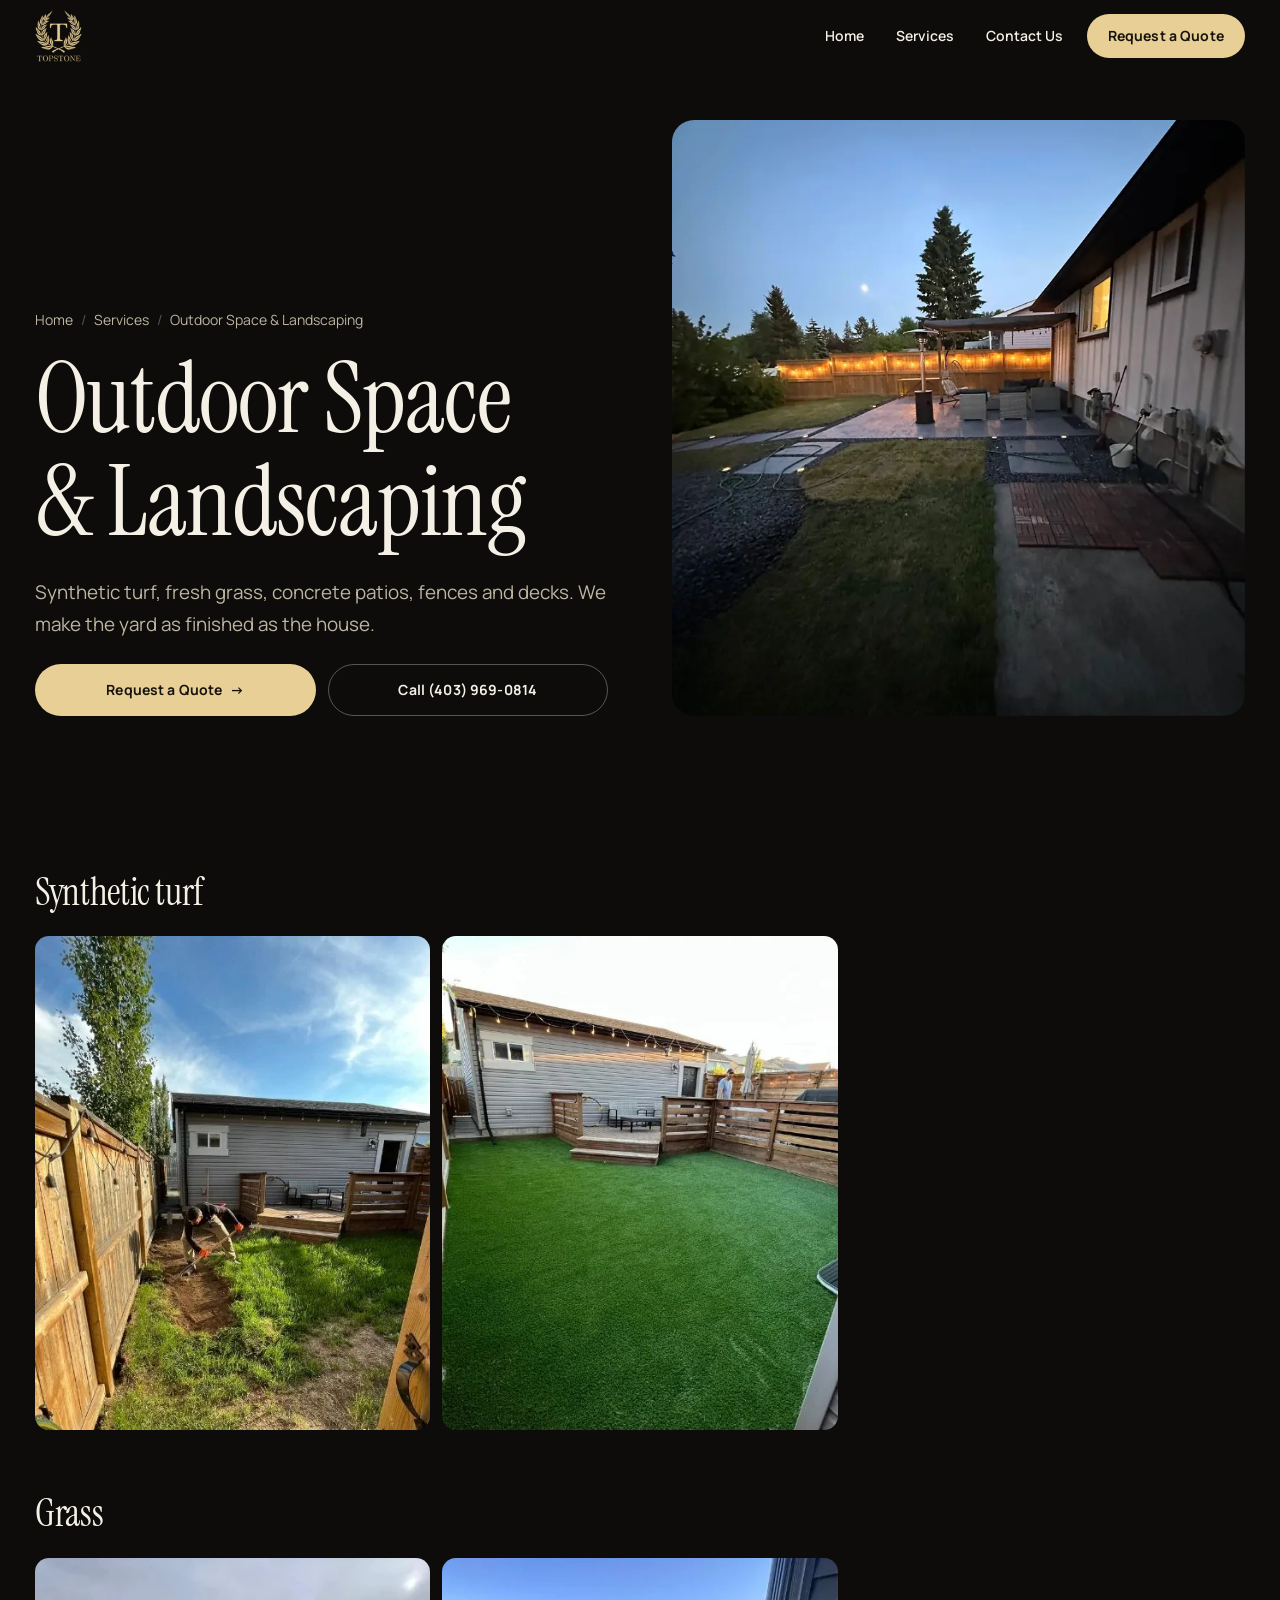
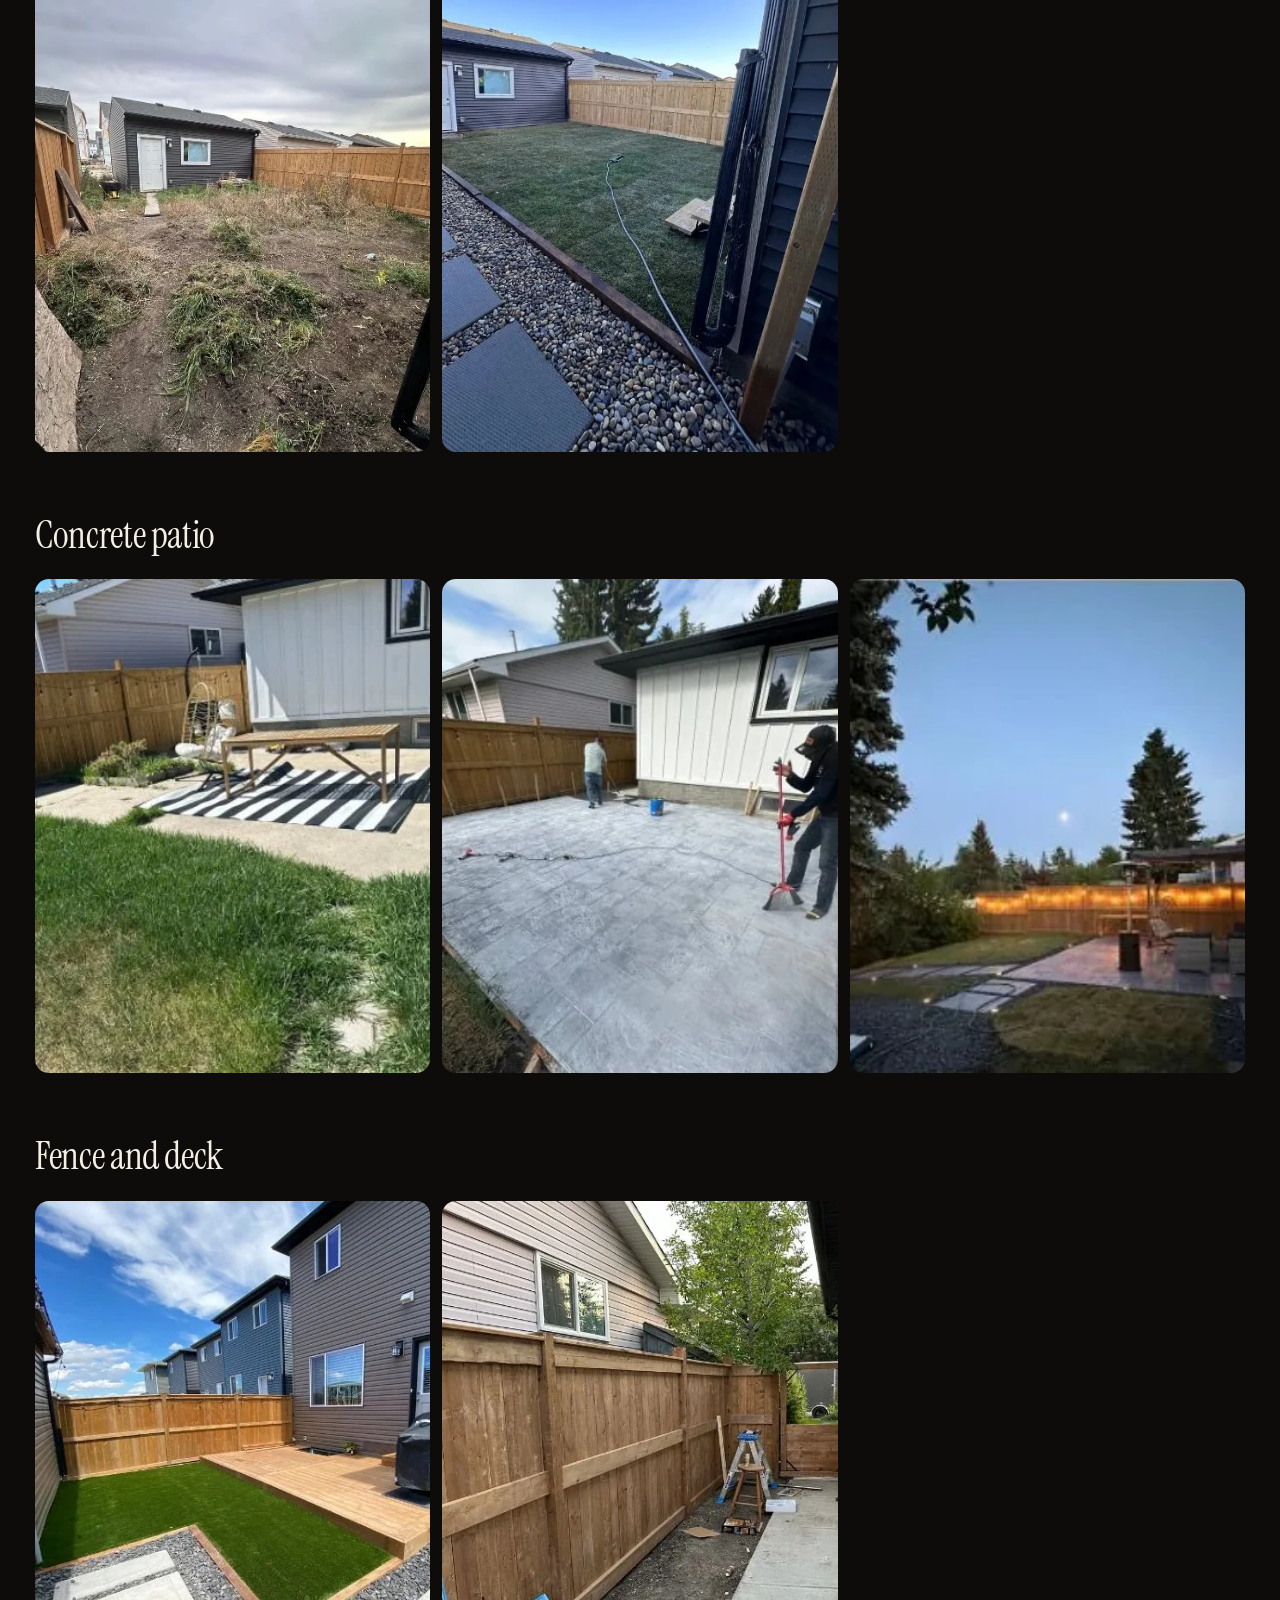
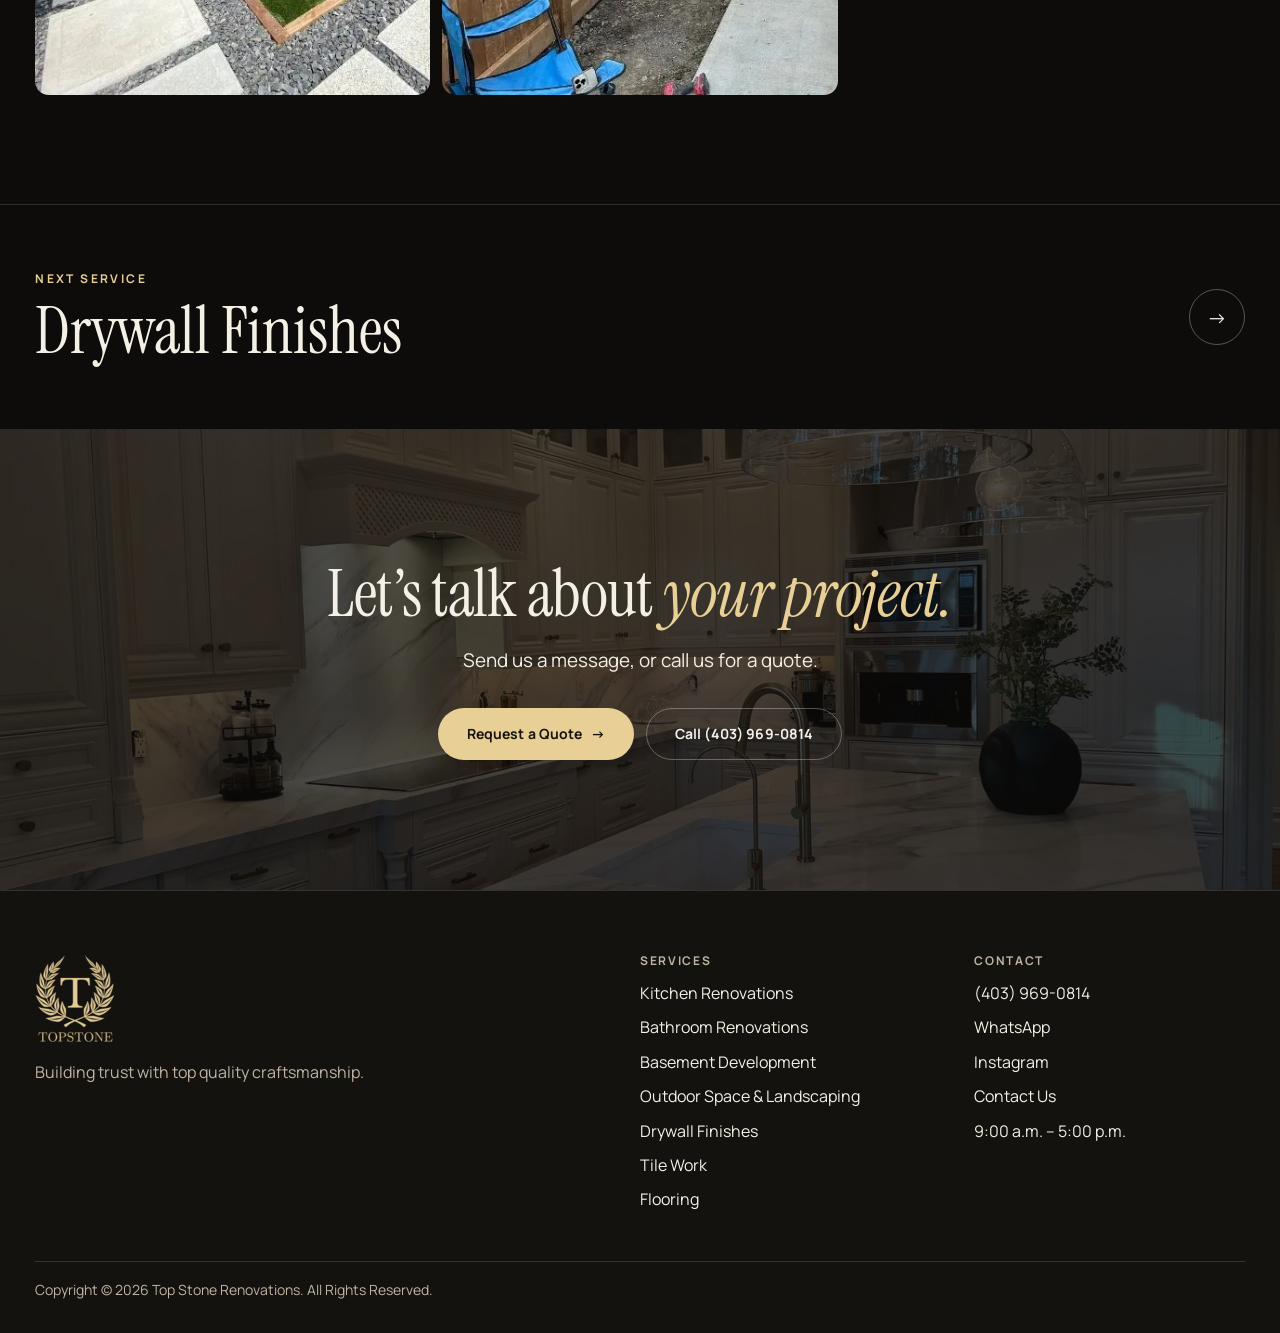
<file: outdoor-landscaping.html>
<!DOCTYPE html>
<html lang="en-CA">
<head>
<meta charset="UTF-8">
<meta name="viewport" content="width=device-width, initial-scale=1">
<title>Outdoor Space &amp; Landscaping | Top Stone Renovations</title>
<meta name="description" content="Outdoor spaces and landscaping by Top Stone Renovations: synthetic turf, grass, concrete patios, fences and decks.">
<meta name="robots" content="index, follow, max-image-preview:large">
<link rel="canonical" href="https://topstonerenovations.com/outdoor-landscaping.html">
<meta name="theme-color" content="#0d0c0a">
<meta name="color-scheme" content="dark">
<link rel="icon" href="favicon-32.png" sizes="32x32" type="image/png">
<link rel="apple-touch-icon" href="apple-touch-icon.png">
<meta property="og:type" content="website">
<meta property="og:site_name" content="Top Stone Renovations">
<meta property="og:locale" content="en_CA">
<meta property="og:title" content="Outdoor Space &amp; Landscaping | Top Stone Renovations">
<meta property="og:description" content="Outdoor spaces and landscaping by Top Stone Renovations: synthetic turf, grass, concrete patios, fences and decks.">
<meta property="og:url" content="https://topstonerenovations.com/outdoor-landscaping.html">
<meta property="og:image" content="https://topstonerenovations.com/assets/og/top-stone-og.jpg">
<meta property="og:image:width" content="1200">
<meta property="og:image:height" content="630">
<meta name="twitter:card" content="summary_large_image">
<link rel="preconnect" href="https://fonts.googleapis.com">
<link rel="preconnect" href="https://fonts.gstatic.com" crossorigin>
<link rel="stylesheet" href="https://fonts.googleapis.com/css2?family=Instrument+Serif:ital@0;1&amp;family=Manrope:wght@400;600;700&amp;display=swap" media="print" onload="this.media='all'">
<noscript><link rel="stylesheet" href="https://fonts.googleapis.com/css2?family=Instrument+Serif:ital@0;1&amp;family=Manrope:wght@400;600;700&amp;display=swap"></noscript>
<link rel="stylesheet" href="css/styles.css?v=20261108a">
<script src="js.js?v=20261108a" defer></script>
<script src="motion.js?v=20261108a" defer></script>
</head>
<body>
<a class="skip-link" href="#main">Skip to main content</a>
<header class="site-header">
  <nav class="nav" aria-label="Primary">
    <a href="index.html" class="logo"><img src="assets/brand/top-stone-logo.webp" alt="Top Stone Renovations — home" width="160" height="176" decoding="async"></a>
    <button class="nav-toggle" id="navToggle" type="button" aria-expanded="false" aria-controls="navPanel"><span class="visually-hidden">Menu</span><span class="nav-toggle-bars" aria-hidden="true"><span></span><span></span></span></button>
    <div class="nav-panel" id="navPanel">
      <ul class="nav-links" role="list">
        <li><a href="index.html">Home</a></li>
        <li class="has-sub">
          <a href="services.html">Services</a>
          <ul class="nav-sub">
            <li><a href="kitchen-renovations.html">Kitchen Renovations</a></li>
            <li><a href="bathroom-renovations.html">Bathroom Renovations</a></li>
            <li><a href="basement-development.html">Basement Development</a></li>
            <li><a href="outdoor-landscaping.html" aria-current="page">Outdoor Space &amp; Landscaping</a></li>
            <li><a href="drywall-finishes.html">Drywall Finishes</a></li>
            <li><a href="tile-work.html">Tile Work</a></li>
            <li><a href="flooring.html">Flooring</a></li>
          </ul>
        </li>
        <li><a href="contact-us.html">Contact Us</a></li>
      </ul>
      <div class="nav-panel-cta">
        <a href="contact-us.html" class="btn btn-solid">Request a Quote</a>
        <a href="tel:+14039690814" class="btn btn-ghost">Call (403) 969-0814</a>
      </div>
    </div>
    <a href="contact-us.html" class="btn btn-solid btn-sm nav-cta">Request a Quote</a>
  </nav>
</header>

<main id="main">

  <!-- HERO -->
  <section class="page-hero">
    <div class="container svc-hero">
      <div>
        <ul class="crumbs">
          <li><a href="index.html">Home</a></li>
          <li><a href="services.html">Services</a></li>
          <li aria-current="page">Outdoor Space &amp; Landscaping</li>
        </ul>
        <h1>Outdoor Space &amp; Landscaping</h1>
        <p class="lede">Synthetic turf, fresh grass, concrete patios, fences and decks. We make the yard as finished as the house.</p>
        <div class="svc-hero-actions">
          <a href="contact-us.html?service=Outdoor+Space+%26+Landscaping" class="btn btn-solid">Request a Quote <span class="btn-arrow" aria-hidden="true">&rarr;</span></a>
          <a href="tel:+14039690814" class="btn btn-ghost">Call (403) 969-0814</a>
        </div>
      </div>
      <div class="svc-hero-media reveal-wipe"><img src="assets/outdoor/cover-800.webp" srcset="assets/outdoor/cover-800.webp 800w, assets/outdoor/cover-1600.webp 1600w" sizes="(min-width: 60em) 50vw, 100vw" alt="Backyard at dusk with string lights along the fence and a new patio" width="800" height="1067" decoding="async"></div>
    </div>
  </section>

  <!-- GALLERY -->
  <section class="section">
    <div class="container">
    <div class="gallery-group">
      <h2 class="reveal">Synthetic turf</h2>
      <ul class="gallery reveal-stagger">
        <li><a href="assets/outdoor/turf-1.webp" data-lightbox><img src="assets/outdoor/turf-1.webp" alt="Backyard before synthetic turf, with bare soil along the fence" width="522" height="577" loading="lazy" decoding="async"></a></li>
        <li><a href="assets/outdoor/turf-2.webp" data-lightbox><img src="assets/outdoor/turf-2.webp" alt="The same backyard with new synthetic turf and a deck" width="522" height="577" loading="lazy" decoding="async"></a></li>
      </ul>
    </div>
    <div class="gallery-group">
      <h2 class="reveal">Grass</h2>
      <ul class="gallery reveal-stagger">
        <li><a href="assets/outdoor/grass-1.webp" data-lightbox><img src="assets/outdoor/grass-1.webp" alt="Overgrown backyard before landscaping" width="457" height="577" loading="lazy" decoding="async"></a></li>
        <li><a href="assets/outdoor/grass-2.webp" data-lightbox><img src="assets/outdoor/grass-2.webp" alt="The same yard with fresh grass, gravel border and stepping stones" width="467" height="577" loading="lazy" decoding="async"></a></li>
      </ul>
    </div>
    <div class="gallery-group">
      <h2 class="reveal">Concrete patio</h2>
      <ul class="gallery reveal-stagger">
        <li><a href="assets/outdoor/patio-1.webp" data-lightbox><img src="assets/outdoor/patio-1.webp" alt="Backyard with a new concrete patio and outdoor furniture" width="532" height="427" loading="lazy" decoding="async"></a></li>
        <li><a href="assets/outdoor/patio-2.webp" data-lightbox><img src="assets/outdoor/patio-2.webp" alt="Concrete patio being finished by a member of the crew" width="387" height="427" loading="lazy" decoding="async"></a></li>
        <li><a href="assets/outdoor/patio-3.webp" data-lightbox><img src="assets/outdoor/patio-3.webp" alt="Patio at dusk with string lights along the fence" width="517" height="287" loading="lazy" decoding="async"></a></li>
      </ul>
    </div>
    <div class="gallery-group">
      <h2 class="reveal">Fence and deck</h2>
      <ul class="gallery reveal-stagger">
        <li><a href="assets/outdoor/fence-1.webp" data-lightbox><img src="assets/outdoor/fence-1.webp" alt="New wood fence and deck with synthetic turf and concrete pavers" width="507" height="532" loading="lazy" decoding="async"></a></li>
        <li><a href="assets/outdoor/fence-2.webp" data-lightbox><img src="assets/outdoor/fence-2.webp" alt="New wood fence along the side of a house" width="517" height="532" loading="lazy" decoding="async"></a></li>
      </ul>
    </div>
    </div>
  </section>

  <!-- NEXT SERVICE -->
  <a class="next-svc" href="drywall-finishes.html">
    <span class="container next-svc-inner">
      <span><small>Next service</small><strong>Drywall Finishes</strong></span>
      <span class="next-svc-arrow" aria-hidden="true">&rarr;</span>
    </span>
  </a>

  <!-- CTA -->
  <section class="cta">
    <div class="cta-media" data-parallax="0.08"><img src="assets/kitchen/cover-800.webp" srcset="assets/kitchen/cover-800.webp 800w, assets/kitchen/cover-1600.webp 1600w" sizes="100vw" alt="" width="800" height="600" loading="lazy" decoding="async"></div>
    <div class="container reveal">
      <h2>Let&rsquo;s talk about <em>your project.</em></h2>
      <p class="lede">Send us a message, or call us for a quote.</p>
      <div class="cta-actions">
        <a href="contact-us.html?service=Outdoor+Space+%26+Landscaping" class="btn btn-solid">Request a Quote <span class="btn-arrow" aria-hidden="true">&rarr;</span></a>
        <a href="tel:+14039690814" class="btn btn-ghost">Call (403) 969-0814</a>
      </div>
    </div>
  </section>

</main>

<footer class="site-footer">
  <div class="container">
    <div class="footer-grid">
      <div class="footer-brand">
        <img src="assets/brand/top-stone-logo.webp" alt="" width="160" height="176" loading="lazy" decoding="async">
        <p>Building trust with top quality craftsmanship.</p>
      </div>
      <div class="footer-col">
        <h2>Services</h2>
        <ul>
          <li><a href="kitchen-renovations.html">Kitchen Renovations</a></li>
          <li><a href="bathroom-renovations.html">Bathroom Renovations</a></li>
          <li><a href="basement-development.html">Basement Development</a></li>
          <li><a href="outdoor-landscaping.html">Outdoor Space &amp; Landscaping</a></li>
          <li><a href="drywall-finishes.html">Drywall Finishes</a></li>
          <li><a href="tile-work.html">Tile Work</a></li>
          <li><a href="flooring.html">Flooring</a></li>
        </ul>
      </div>
      <div class="footer-col">
        <h2>Contact</h2>
        <ul>
          <li><a href="tel:+14039690814">(403) 969-0814</a></li>
          <li><a href="https://wa.me/14039690814" target="_blank" rel="noopener">WhatsApp</a></li>
          <li><a href="https://www.instagram.com/topstonerenovations" target="_blank" rel="noopener">Instagram</a></li>
          <li><a href="contact-us.html">Contact Us</a></li>
          <li>9:00 a.m. – 5:00 p.m.</li>
        </ul>
      </div>
    </div>
    <p class="footer-base">Copyright &copy; <span data-year>2026</span> Top Stone Renovations. All Rights Reserved.</p>
  </div>
</footer>
<div class="call-bar">
  <a href="tel:+14039690814" class="btn btn-ghost btn-sm">Call</a>
  <a href="contact-us.html?service=Outdoor+Space+%26+Landscaping" class="btn btn-solid btn-sm">Request a Quote</a>
</div>
</body>
</html>
</file>
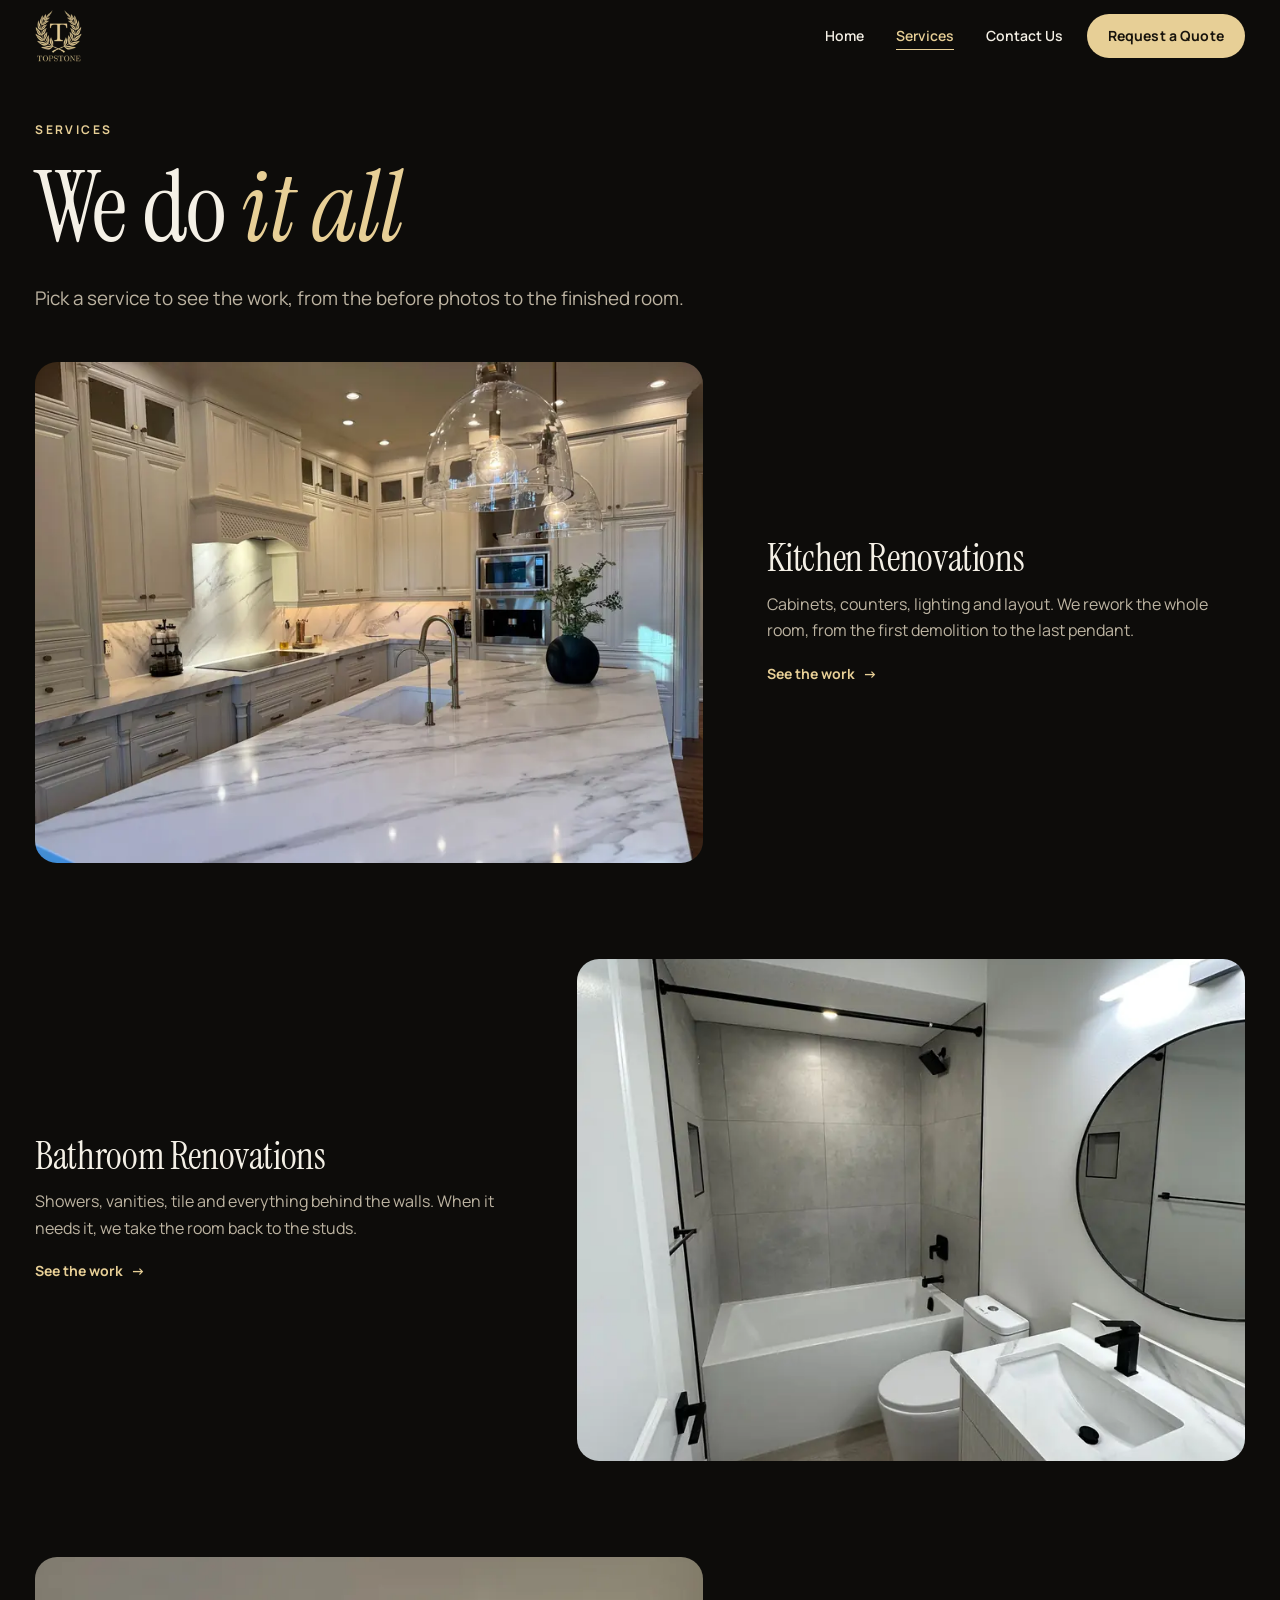
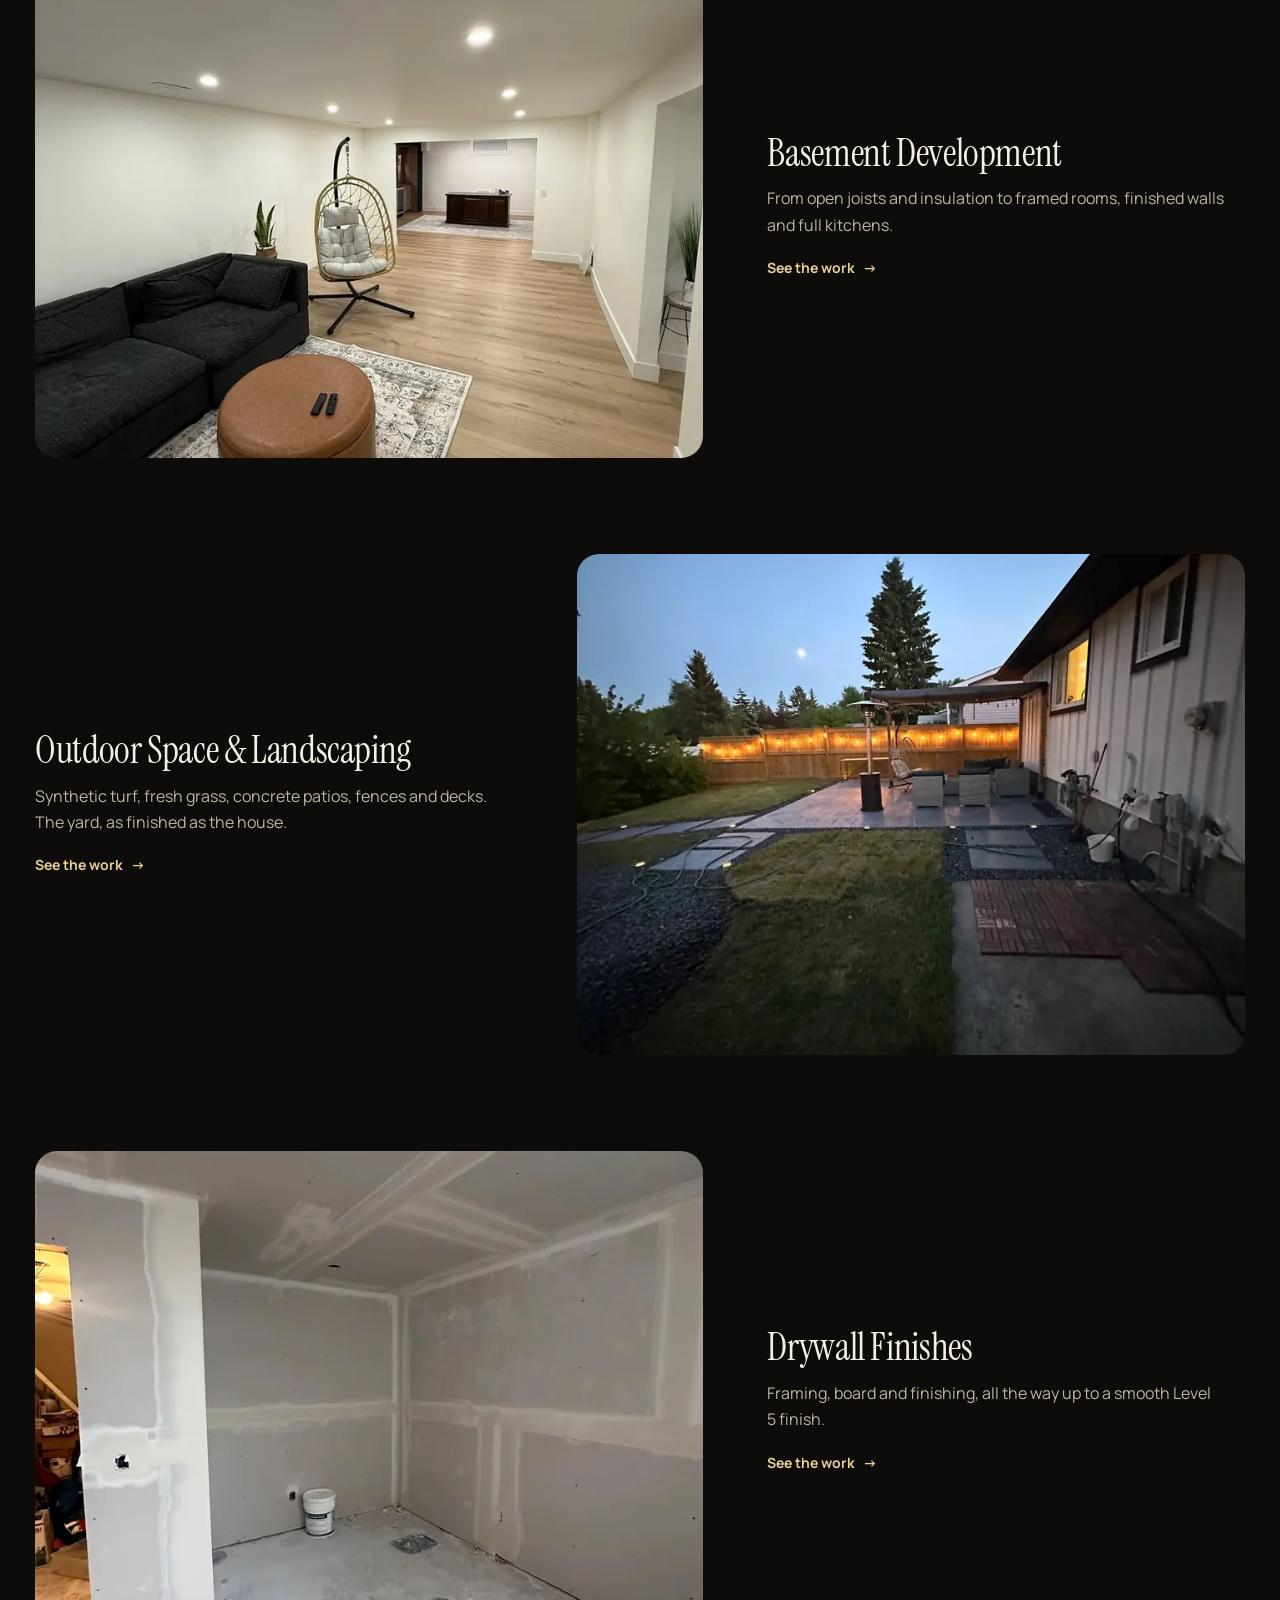
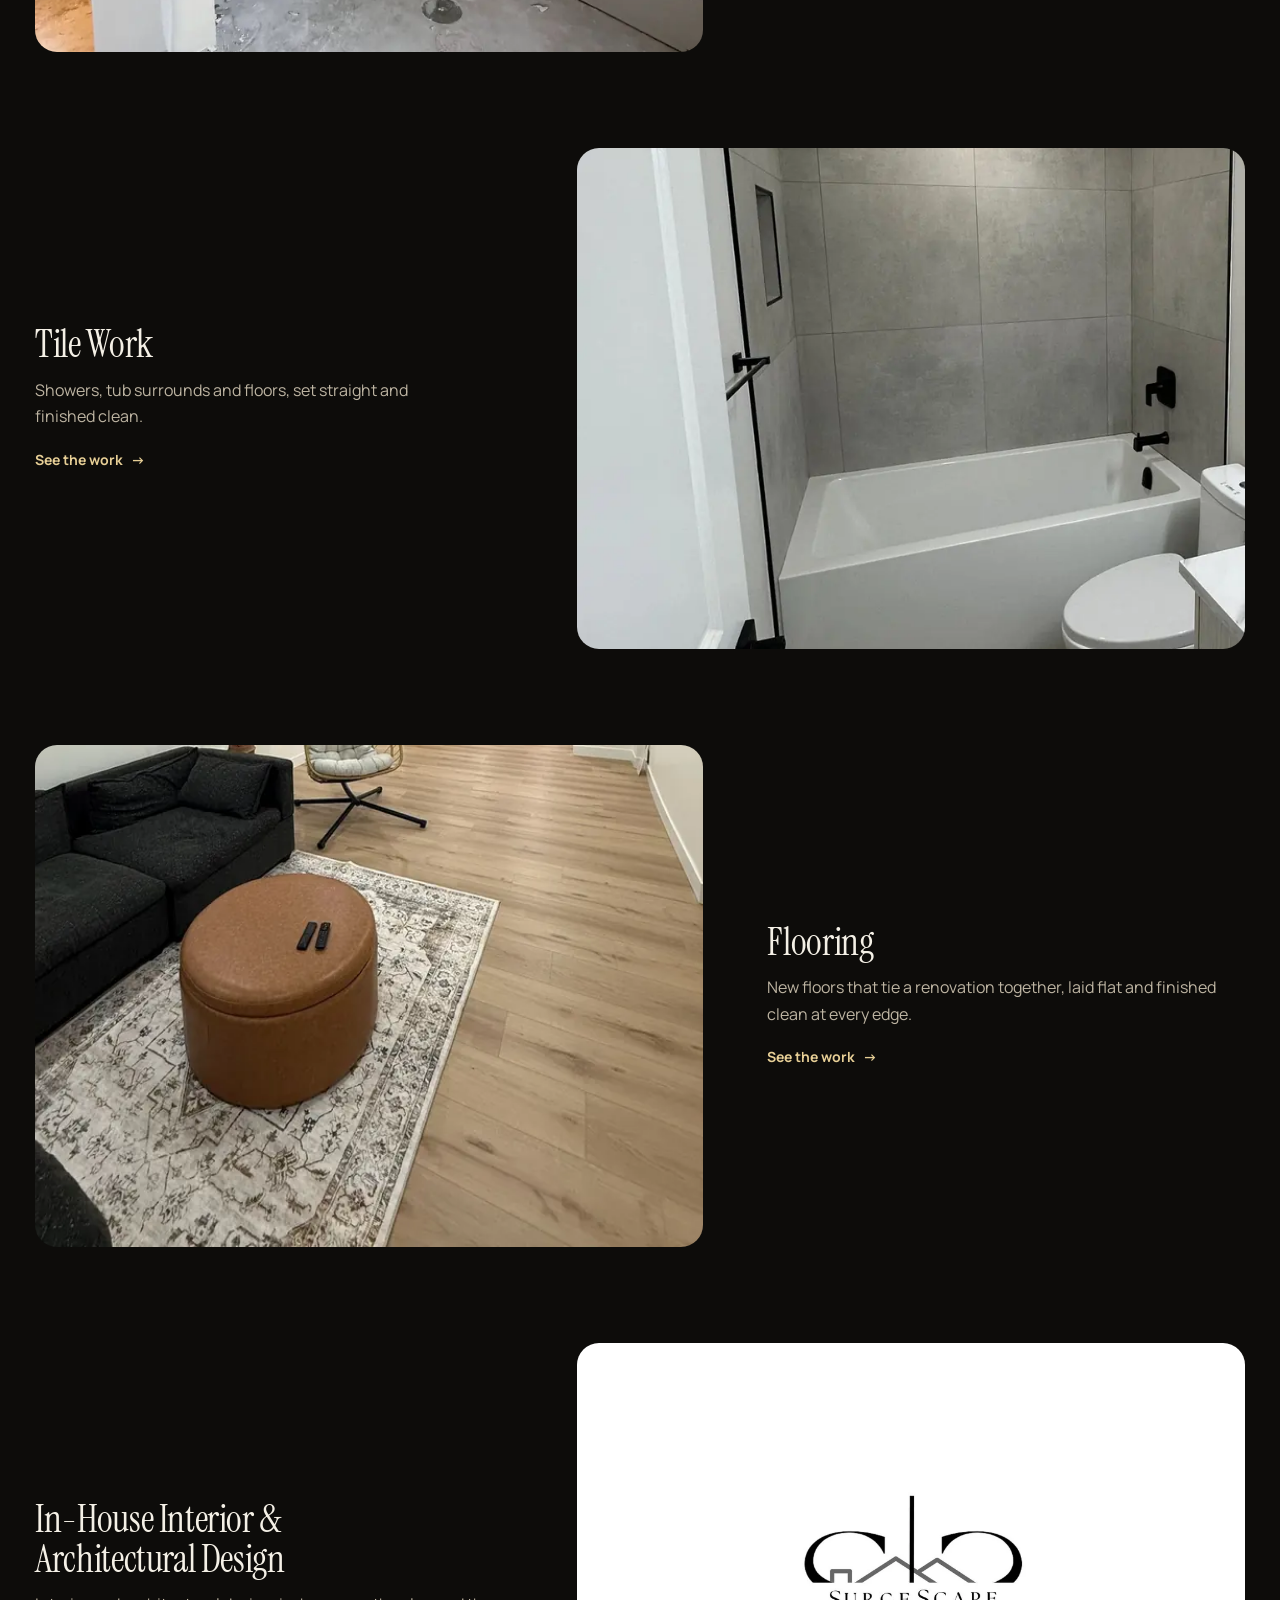
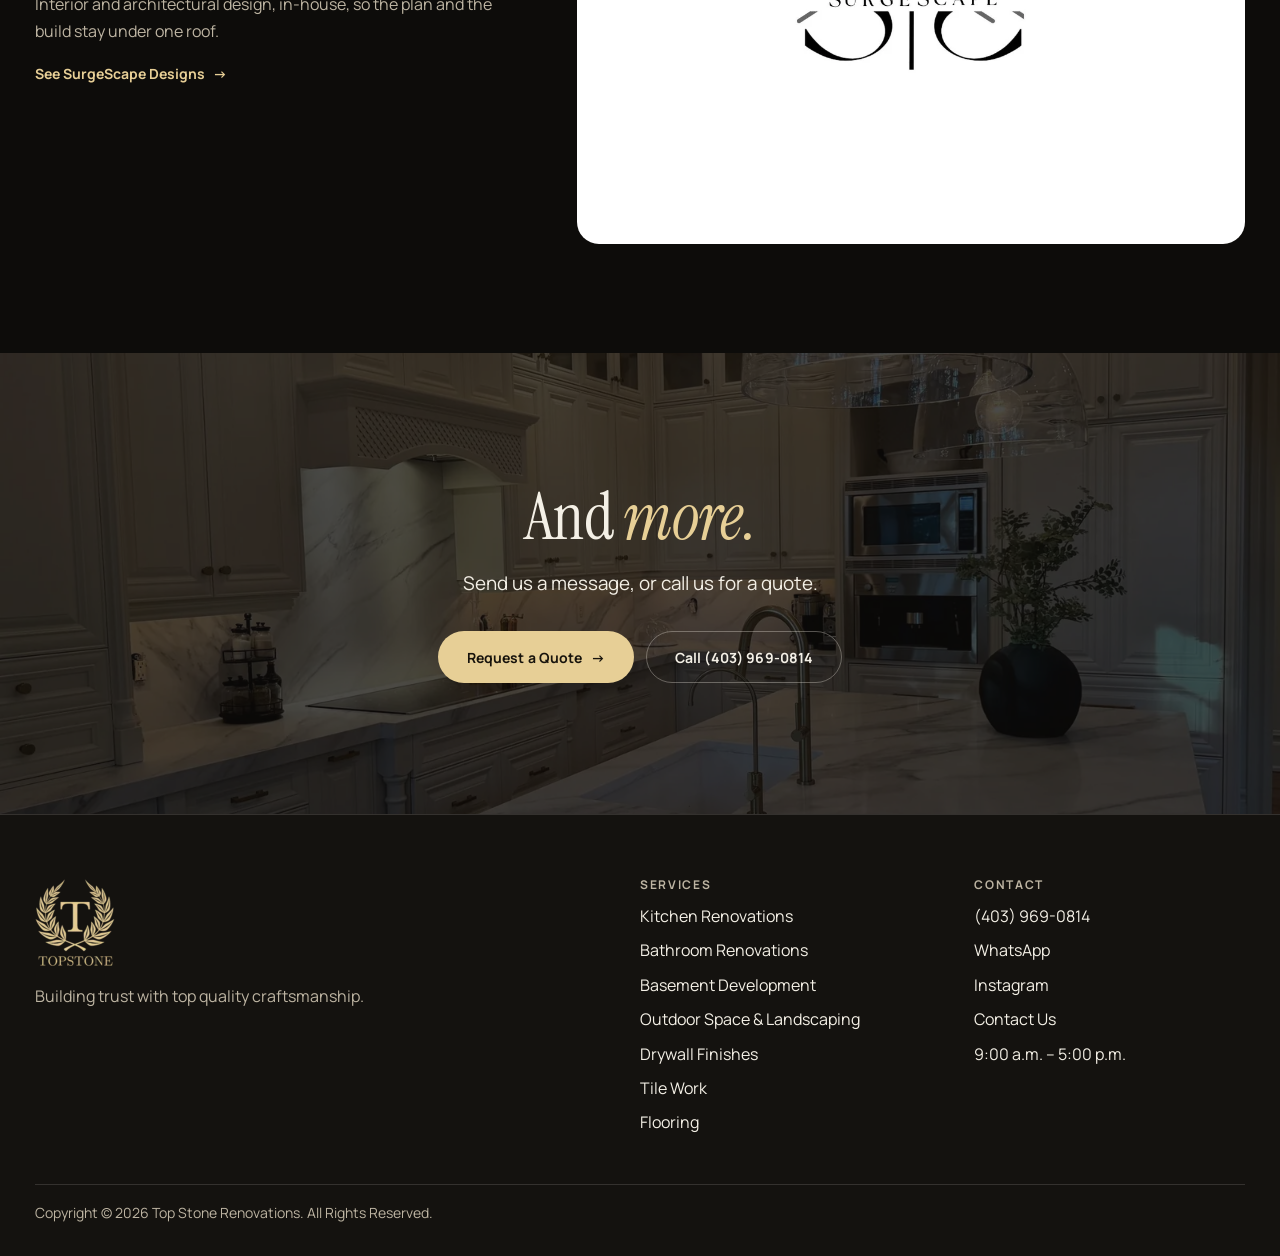
<file: services.html>
<!DOCTYPE html>
<html lang="en-CA">
<head>
<meta charset="UTF-8">
<meta name="viewport" content="width=device-width, initial-scale=1">
<title>Services | Top Stone Renovations</title>
<meta name="description" content="We do it all: kitchens, bathrooms, basements, outdoor spaces, drywall, tile, flooring and in-house interior and architectural design.">
<meta name="robots" content="index, follow, max-image-preview:large">
<link rel="canonical" href="https://topstonerenovations.com/services.html">
<meta name="theme-color" content="#0d0c0a">
<meta name="color-scheme" content="dark">
<link rel="icon" href="favicon-32.png" sizes="32x32" type="image/png">
<link rel="apple-touch-icon" href="apple-touch-icon.png">
<meta property="og:type" content="website">
<meta property="og:site_name" content="Top Stone Renovations">
<meta property="og:locale" content="en_CA">
<meta property="og:title" content="Services | Top Stone Renovations">
<meta property="og:description" content="We do it all: kitchens, bathrooms, basements, outdoor spaces, drywall, tile, flooring and in-house interior and architectural design.">
<meta property="og:url" content="https://topstonerenovations.com/services.html">
<meta property="og:image" content="https://topstonerenovations.com/assets/og/top-stone-og.jpg">
<meta property="og:image:width" content="1200">
<meta property="og:image:height" content="630">
<meta name="twitter:card" content="summary_large_image">
<link rel="preconnect" href="https://fonts.googleapis.com">
<link rel="preconnect" href="https://fonts.gstatic.com" crossorigin>
<link rel="stylesheet" href="https://fonts.googleapis.com/css2?family=Instrument+Serif:ital@0;1&amp;family=Manrope:wght@400;600;700&amp;display=swap" media="print" onload="this.media='all'">
<noscript><link rel="stylesheet" href="https://fonts.googleapis.com/css2?family=Instrument+Serif:ital@0;1&amp;family=Manrope:wght@400;600;700&amp;display=swap"></noscript>
<link rel="stylesheet" href="css/styles.css?v=20261108a">
<script src="js.js?v=20261108a" defer></script>
<script src="motion.js?v=20261108a" defer></script>
</head>
<body>
<a class="skip-link" href="#main">Skip to main content</a>
<header class="site-header">
  <nav class="nav" aria-label="Primary">
    <a href="index.html" class="logo"><img src="assets/brand/top-stone-logo.webp" alt="Top Stone Renovations — home" width="160" height="176" decoding="async"></a>
    <button class="nav-toggle" id="navToggle" type="button" aria-expanded="false" aria-controls="navPanel"><span class="visually-hidden">Menu</span><span class="nav-toggle-bars" aria-hidden="true"><span></span><span></span></span></button>
    <div class="nav-panel" id="navPanel">
      <ul class="nav-links" role="list">
        <li><a href="index.html">Home</a></li>
        <li class="has-sub">
          <a href="services.html" aria-current="page">Services</a>
          <ul class="nav-sub">
            <li><a href="kitchen-renovations.html">Kitchen Renovations</a></li>
            <li><a href="bathroom-renovations.html">Bathroom Renovations</a></li>
            <li><a href="basement-development.html">Basement Development</a></li>
            <li><a href="outdoor-landscaping.html">Outdoor Space &amp; Landscaping</a></li>
            <li><a href="drywall-finishes.html">Drywall Finishes</a></li>
            <li><a href="tile-work.html">Tile Work</a></li>
            <li><a href="flooring.html">Flooring</a></li>
          </ul>
        </li>
        <li><a href="contact-us.html">Contact Us</a></li>
      </ul>
      <div class="nav-panel-cta">
        <a href="contact-us.html" class="btn btn-solid">Request a Quote</a>
        <a href="tel:+14039690814" class="btn btn-ghost">Call (403) 969-0814</a>
      </div>
    </div>
    <a href="contact-us.html" class="btn btn-solid btn-sm nav-cta">Request a Quote</a>
  </nav>
</header>

<main id="main">

  <!-- HERO -->
  <section class="page-hero">
    <div class="container">
      <span class="eyebrow">Services</span>
      <h1>We do <em>it all</em></h1>
      <p class="lede">Pick a service to see the work, from the before photos to the finished room.</p>
    </div>
  </section>

  <!-- SERVICES -->
  <section class="section section--flush">
    <div class="container">
      <ul class="svc-rows">
      <li class="svc-row reveal">
        <a class="svc-row-media" href="kitchen-renovations.html" tabindex="-1" aria-hidden="true"><img src="assets/kitchen/cover-800.webp" srcset="assets/kitchen/cover-800.webp 800w, assets/kitchen/cover-1600.webp 1600w" sizes="(min-width: 60em) 58vw, 100vw" alt="" width="800" height="600" decoding="async"></a>
        <div>
          <h2><a href="kitchen-renovations.html">Kitchen Renovations</a></h2>
          <p>Cabinets, counters, lighting and layout. We rework the whole room, from the first demolition to the last pendant.</p>
          <a class="text-link" href="kitchen-renovations.html" aria-label="See Kitchen Renovations">See the work <span class="btn-arrow" aria-hidden="true">&rarr;</span></a>
        </div>
      </li>
      <li class="svc-row reveal">
        <a class="svc-row-media" href="bathroom-renovations.html" tabindex="-1" aria-hidden="true"><img src="assets/bathroom/cover-800.webp" srcset="assets/bathroom/cover-800.webp 800w, assets/bathroom/cover-1600.webp 1600w" sizes="(min-width: 60em) 58vw, 100vw" alt="" width="800" height="1067" loading="lazy" decoding="async"></a>
        <div>
          <h2><a href="bathroom-renovations.html">Bathroom Renovations</a></h2>
          <p>Showers, vanities, tile and everything behind the walls. When it needs it, we take the room back to the studs.</p>
          <a class="text-link" href="bathroom-renovations.html" aria-label="See Bathroom Renovations">See the work <span class="btn-arrow" aria-hidden="true">&rarr;</span></a>
        </div>
      </li>
      <li class="svc-row reveal">
        <a class="svc-row-media" href="basement-development.html" tabindex="-1" aria-hidden="true"><img src="assets/basement/cover-800.webp" srcset="assets/basement/cover-800.webp 800w, assets/basement/cover-1600.webp 1536w" sizes="(min-width: 60em) 58vw, 100vw" alt="" width="800" height="1067" loading="lazy" decoding="async"></a>
        <div>
          <h2><a href="basement-development.html">Basement Development</a></h2>
          <p>From open joists and insulation to framed rooms, finished walls and full kitchens.</p>
          <a class="text-link" href="basement-development.html" aria-label="See Basement Development">See the work <span class="btn-arrow" aria-hidden="true">&rarr;</span></a>
        </div>
      </li>
      <li class="svc-row reveal">
        <a class="svc-row-media" href="outdoor-landscaping.html" tabindex="-1" aria-hidden="true"><img src="assets/outdoor/cover-800.webp" srcset="assets/outdoor/cover-800.webp 800w, assets/outdoor/cover-1600.webp 1600w" sizes="(min-width: 60em) 58vw, 100vw" alt="" width="800" height="1067" loading="lazy" decoding="async"></a>
        <div>
          <h2><a href="outdoor-landscaping.html">Outdoor Space &amp; Landscaping</a></h2>
          <p>Synthetic turf, fresh grass, concrete patios, fences and decks. The yard, as finished as the house.</p>
          <a class="text-link" href="outdoor-landscaping.html" aria-label="See Outdoor Space &amp; Landscaping">See the work <span class="btn-arrow" aria-hidden="true">&rarr;</span></a>
        </div>
      </li>
      <li class="svc-row reveal">
        <a class="svc-row-media" href="drywall-finishes.html" tabindex="-1" aria-hidden="true"><img src="assets/drywall/cover-800.webp" srcset="assets/drywall/cover-800.webp 800w, assets/drywall/cover-1600.webp 1600w" sizes="(min-width: 60em) 58vw, 100vw" alt="" width="800" height="1067" loading="lazy" decoding="async"></a>
        <div>
          <h2><a href="drywall-finishes.html">Drywall Finishes</a></h2>
          <p>Framing, board and finishing, all the way up to a smooth Level 5 finish.</p>
          <a class="text-link" href="drywall-finishes.html" aria-label="See Drywall Finishes">See the work <span class="btn-arrow" aria-hidden="true">&rarr;</span></a>
        </div>
      </li>
      <li class="svc-row reveal">
        <a class="svc-row-media" href="tile-work.html" tabindex="-1" aria-hidden="true"><img src="assets/tile/shower-800.webp" srcset="assets/tile/shower-800.webp 800w, assets/tile/shower-1600.webp 1190w" sizes="(min-width: 60em) 58vw, 100vw" alt="" width="800" height="861" loading="lazy" decoding="async"></a>
        <div>
          <h2><a href="tile-work.html">Tile Work</a></h2>
          <p>Showers, tub surrounds and floors, set straight and finished clean.</p>
          <a class="text-link" href="tile-work.html" aria-label="See Tile Work">See the work <span class="btn-arrow" aria-hidden="true">&rarr;</span></a>
        </div>
      </li>
      <li class="svc-row reveal">
        <a class="svc-row-media" href="flooring.html" tabindex="-1" aria-hidden="true"><img src="assets/flooring/plank-800.webp" srcset="assets/flooring/plank-800.webp 800w, assets/flooring/plank-1600.webp 1536w" sizes="(min-width: 60em) 58vw, 100vw" alt="" width="800" height="480" loading="lazy" decoding="async"></a>
        <div>
          <h2><a href="flooring.html">Flooring</a></h2>
          <p>New floors that tie a renovation together, laid flat and finished clean at every edge.</p>
          <a class="text-link" href="flooring.html" aria-label="See Flooring">See the work <span class="btn-arrow" aria-hidden="true">&rarr;</span></a>
        </div>
      </li>
      <li class="svc-row reveal">
        <a class="svc-row-media svc-row-media--plate" href="https://surgescapedesigns.my.canva.site/" target="_blank" rel="noopener" tabindex="-1" aria-hidden="true"><img src="assets/brand/surgescape-logo.webp" alt="" width="800" height="457" loading="lazy" decoding="async"></a>
        <div>
          <h2><a href="https://surgescapedesigns.my.canva.site/" target="_blank" rel="noopener">In-House Interior &amp; Architectural Design</a></h2>
          <p>Interior and architectural design, in-house, so the plan and the build stay under one roof.</p>
          <a class="text-link" href="https://surgescapedesigns.my.canva.site/" target="_blank" rel="noopener" aria-label="See SurgeScape Designs (opens in a new tab)">See SurgeScape Designs <span class="btn-arrow" aria-hidden="true">&rarr;</span></a>
        </div>
      </li>
      </ul>
    </div>
  </section>

  <!-- CTA -->
  <section class="cta">
    <div class="cta-media" data-parallax="0.08"><img src="assets/kitchen/cover-800.webp" srcset="assets/kitchen/cover-800.webp 800w, assets/kitchen/cover-1600.webp 1600w" sizes="100vw" alt="" width="800" height="600" loading="lazy" decoding="async"></div>
    <div class="container reveal">
      <h2>And <em>more.</em></h2>
      <p class="lede">Send us a message, or call us for a quote.</p>
      <div class="cta-actions">
        <a href="contact-us.html" class="btn btn-solid">Request a Quote <span class="btn-arrow" aria-hidden="true">&rarr;</span></a>
        <a href="tel:+14039690814" class="btn btn-ghost">Call (403) 969-0814</a>
      </div>
    </div>
  </section>

</main>

<footer class="site-footer">
  <div class="container">
    <div class="footer-grid">
      <div class="footer-brand">
        <img src="assets/brand/top-stone-logo.webp" alt="" width="160" height="176" loading="lazy" decoding="async">
        <p>Building trust with top quality craftsmanship.</p>
      </div>
      <div class="footer-col">
        <h2>Services</h2>
        <ul>
          <li><a href="kitchen-renovations.html">Kitchen Renovations</a></li>
          <li><a href="bathroom-renovations.html">Bathroom Renovations</a></li>
          <li><a href="basement-development.html">Basement Development</a></li>
          <li><a href="outdoor-landscaping.html">Outdoor Space &amp; Landscaping</a></li>
          <li><a href="drywall-finishes.html">Drywall Finishes</a></li>
          <li><a href="tile-work.html">Tile Work</a></li>
          <li><a href="flooring.html">Flooring</a></li>
        </ul>
      </div>
      <div class="footer-col">
        <h2>Contact</h2>
        <ul>
          <li><a href="tel:+14039690814">(403) 969-0814</a></li>
          <li><a href="https://wa.me/14039690814" target="_blank" rel="noopener">WhatsApp</a></li>
          <li><a href="https://www.instagram.com/topstonerenovations" target="_blank" rel="noopener">Instagram</a></li>
          <li><a href="contact-us.html">Contact Us</a></li>
          <li>9:00 a.m. – 5:00 p.m.</li>
        </ul>
      </div>
    </div>
    <p class="footer-base">Copyright &copy; <span data-year>2026</span> Top Stone Renovations. All Rights Reserved.</p>
  </div>
</footer>
<div class="call-bar">
  <a href="tel:+14039690814" class="btn btn-ghost btn-sm">Call</a>
  <a href="contact-us.html" class="btn btn-solid btn-sm">Request a Quote</a>
</div>
</body>
</html>
</file>
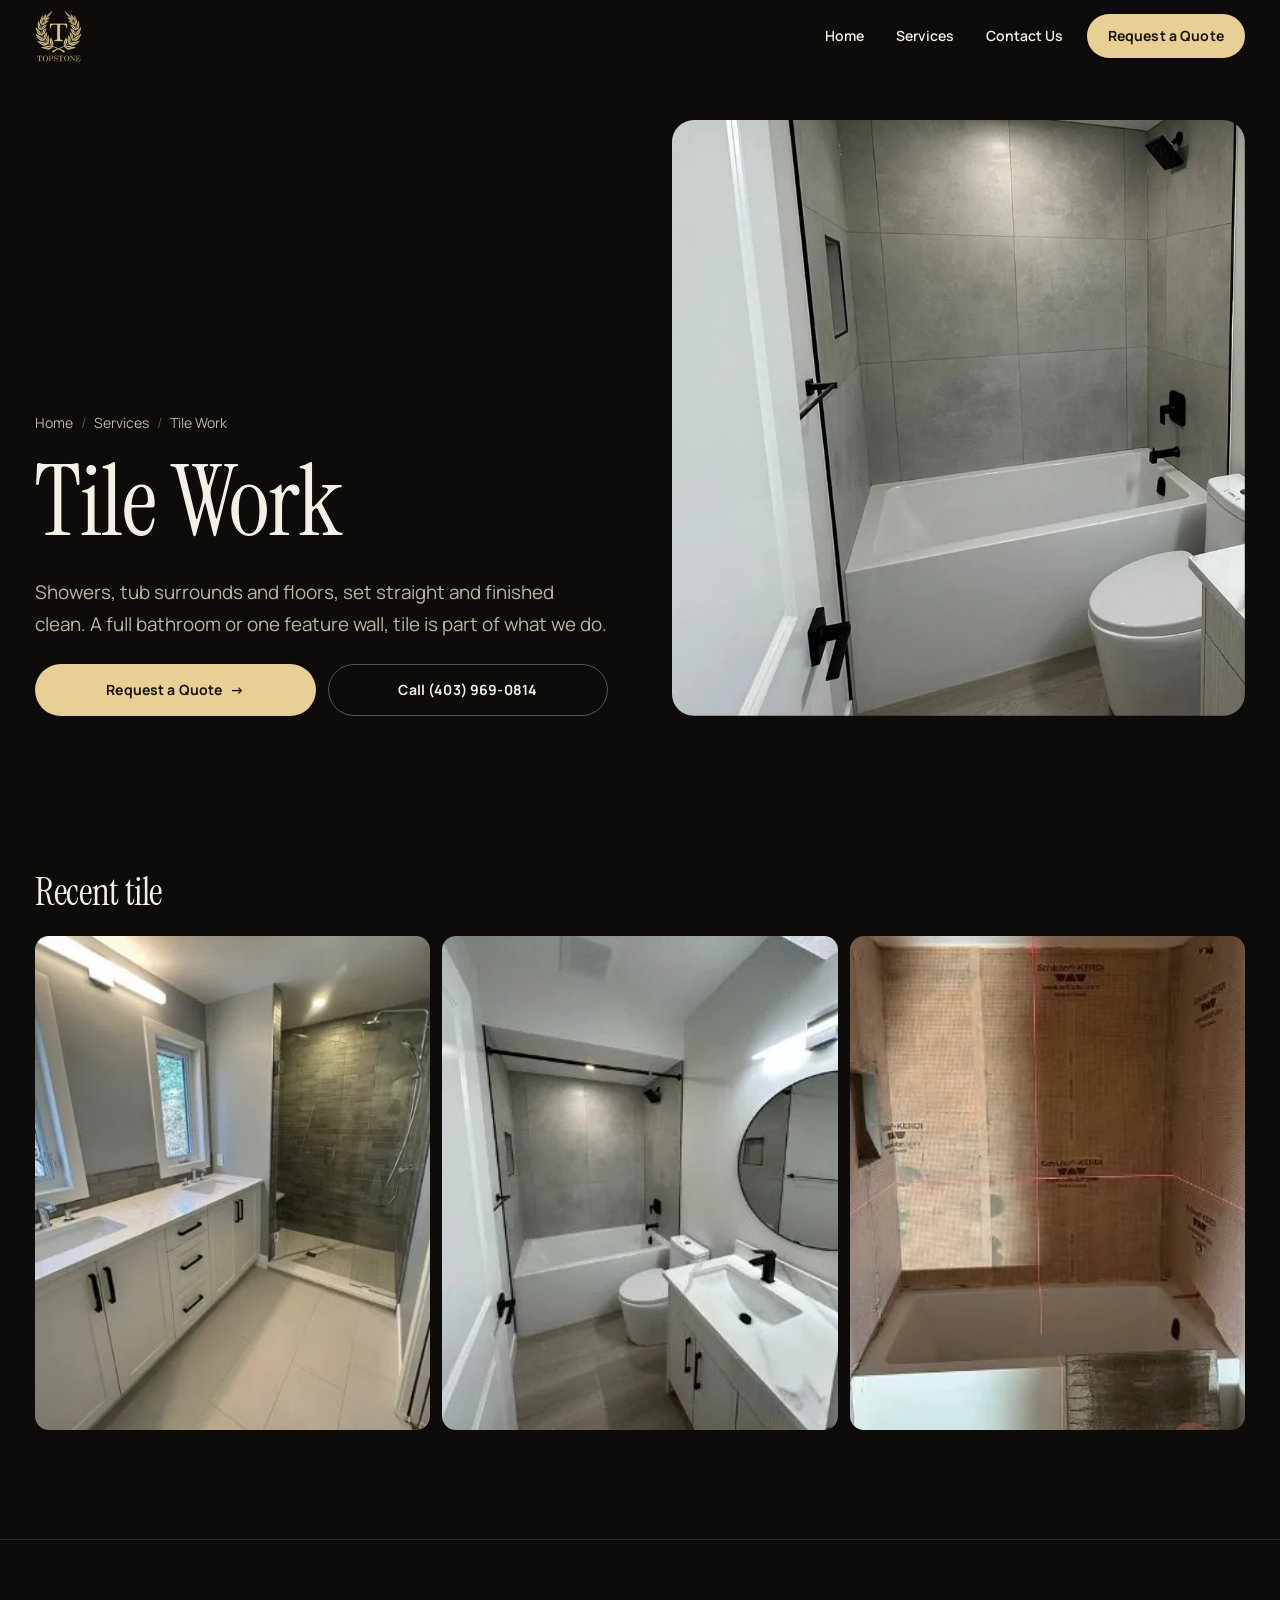
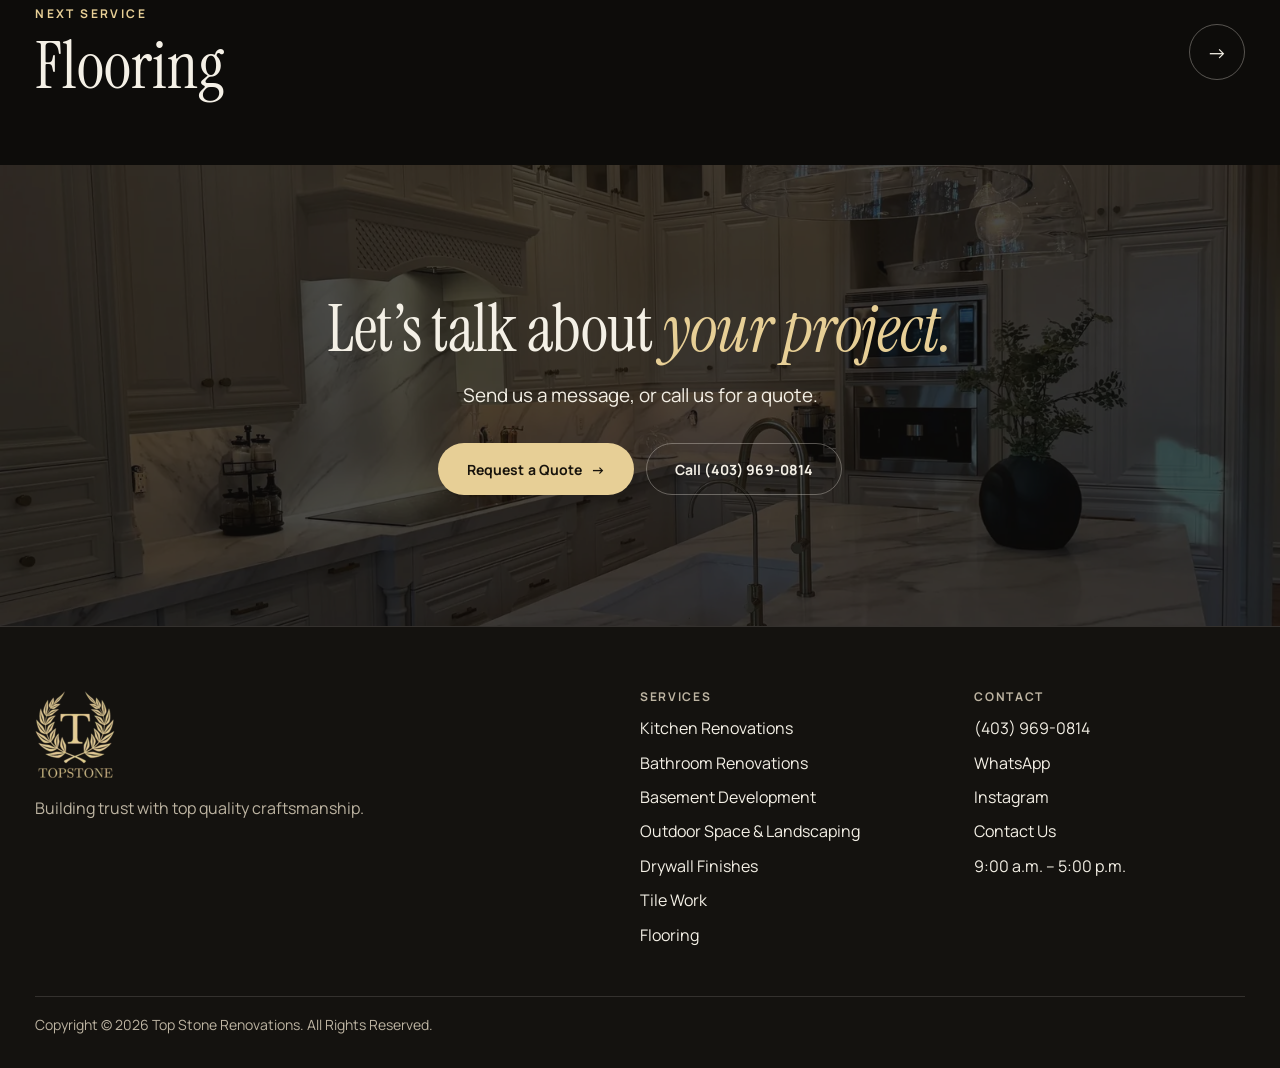
<file: tile-work.html>
<!DOCTYPE html>
<html lang="en-CA">
<head>
<meta charset="UTF-8">
<meta name="viewport" content="width=device-width, initial-scale=1">
<title>Tile Work | Top Stone Renovations</title>
<meta name="description" content="Tile work by Top Stone Renovations: showers, tub surrounds and floors, set straight and finished clean.">
<meta name="robots" content="index, follow, max-image-preview:large">
<link rel="canonical" href="https://topstonerenovations.com/tile-work.html">
<meta name="theme-color" content="#0d0c0a">
<meta name="color-scheme" content="dark">
<link rel="icon" href="favicon-32.png" sizes="32x32" type="image/png">
<link rel="apple-touch-icon" href="apple-touch-icon.png">
<meta property="og:type" content="website">
<meta property="og:site_name" content="Top Stone Renovations">
<meta property="og:locale" content="en_CA">
<meta property="og:title" content="Tile Work | Top Stone Renovations">
<meta property="og:description" content="Tile work by Top Stone Renovations: showers, tub surrounds and floors, set straight and finished clean.">
<meta property="og:url" content="https://topstonerenovations.com/tile-work.html">
<meta property="og:image" content="https://topstonerenovations.com/assets/og/top-stone-og.jpg">
<meta property="og:image:width" content="1200">
<meta property="og:image:height" content="630">
<meta name="twitter:card" content="summary_large_image">
<link rel="preconnect" href="https://fonts.googleapis.com">
<link rel="preconnect" href="https://fonts.gstatic.com" crossorigin>
<link rel="stylesheet" href="https://fonts.googleapis.com/css2?family=Instrument+Serif:ital@0;1&amp;family=Manrope:wght@400;600;700&amp;display=swap" media="print" onload="this.media='all'">
<noscript><link rel="stylesheet" href="https://fonts.googleapis.com/css2?family=Instrument+Serif:ital@0;1&amp;family=Manrope:wght@400;600;700&amp;display=swap"></noscript>
<link rel="stylesheet" href="css/styles.css?v=20261108a">
<script src="js.js?v=20261108a" defer></script>
<script src="motion.js?v=20261108a" defer></script>
</head>
<body>
<a class="skip-link" href="#main">Skip to main content</a>
<header class="site-header">
  <nav class="nav" aria-label="Primary">
    <a href="index.html" class="logo"><img src="assets/brand/top-stone-logo.webp" alt="Top Stone Renovations — home" width="160" height="176" decoding="async"></a>
    <button class="nav-toggle" id="navToggle" type="button" aria-expanded="false" aria-controls="navPanel"><span class="visually-hidden">Menu</span><span class="nav-toggle-bars" aria-hidden="true"><span></span><span></span></span></button>
    <div class="nav-panel" id="navPanel">
      <ul class="nav-links" role="list">
        <li><a href="index.html">Home</a></li>
        <li class="has-sub">
          <a href="services.html">Services</a>
          <ul class="nav-sub">
            <li><a href="kitchen-renovations.html">Kitchen Renovations</a></li>
            <li><a href="bathroom-renovations.html">Bathroom Renovations</a></li>
            <li><a href="basement-development.html">Basement Development</a></li>
            <li><a href="outdoor-landscaping.html">Outdoor Space &amp; Landscaping</a></li>
            <li><a href="drywall-finishes.html">Drywall Finishes</a></li>
            <li><a href="tile-work.html" aria-current="page">Tile Work</a></li>
            <li><a href="flooring.html">Flooring</a></li>
          </ul>
        </li>
        <li><a href="contact-us.html">Contact Us</a></li>
      </ul>
      <div class="nav-panel-cta">
        <a href="contact-us.html" class="btn btn-solid">Request a Quote</a>
        <a href="tel:+14039690814" class="btn btn-ghost">Call (403) 969-0814</a>
      </div>
    </div>
    <a href="contact-us.html" class="btn btn-solid btn-sm nav-cta">Request a Quote</a>
  </nav>
</header>

<main id="main">

  <!-- HERO -->
  <section class="page-hero">
    <div class="container svc-hero">
      <div>
        <ul class="crumbs">
          <li><a href="index.html">Home</a></li>
          <li><a href="services.html">Services</a></li>
          <li aria-current="page">Tile Work</li>
        </ul>
        <h1>Tile Work</h1>
        <p class="lede">Showers, tub surrounds and floors, set straight and finished clean. A full bathroom or one feature wall, tile is part of what we do.</p>
        <div class="svc-hero-actions">
          <a href="contact-us.html?service=Tile+Work" class="btn btn-solid">Request a Quote <span class="btn-arrow" aria-hidden="true">&rarr;</span></a>
          <a href="tel:+14039690814" class="btn btn-ghost">Call (403) 969-0814</a>
        </div>
      </div>
      <div class="svc-hero-media reveal-wipe"><img src="assets/tile/shower-800.webp" srcset="assets/tile/shower-800.webp 800w, assets/tile/shower-1600.webp 1190w" sizes="(min-width: 60em) 50vw, 100vw" alt="Bathtub surround finished in large grey tile" width="800" height="861" decoding="async"></div>
    </div>
  </section>

  <!-- GALLERY -->
  <section class="section">
    <div class="container">
    <div class="gallery-group">
      <h2 class="reveal">Recent tile</h2>
      <ul class="gallery reveal-stagger">
        <li><a href="assets/bathroom/after.webp" data-lightbox><img src="assets/bathroom/after.webp" alt="Walk-in shower with dark tile walls and large format floor tile" width="372" height="492" loading="lazy" decoding="async"></a></li>
        <li><a href="assets/basement/final-3.webp" data-lightbox><img src="assets/basement/final-3.webp" alt="Tub surround in large grey tile in a finished basement bathroom" width="296" height="396" loading="lazy" decoding="async"></a></li>
        <li><a href="assets/basement/process-2.webp" data-lightbox><img src="assets/basement/process-2.webp" alt="Basement bathroom being tiled, with layout lines on the walls" width="284" height="408" loading="lazy" decoding="async"></a></li>
      </ul>
    </div>
    </div>
  </section>

  <!-- NEXT SERVICE -->
  <a class="next-svc" href="flooring.html">
    <span class="container next-svc-inner">
      <span><small>Next service</small><strong>Flooring</strong></span>
      <span class="next-svc-arrow" aria-hidden="true">&rarr;</span>
    </span>
  </a>

  <!-- CTA -->
  <section class="cta">
    <div class="cta-media" data-parallax="0.08"><img src="assets/kitchen/cover-800.webp" srcset="assets/kitchen/cover-800.webp 800w, assets/kitchen/cover-1600.webp 1600w" sizes="100vw" alt="" width="800" height="600" loading="lazy" decoding="async"></div>
    <div class="container reveal">
      <h2>Let&rsquo;s talk about <em>your project.</em></h2>
      <p class="lede">Send us a message, or call us for a quote.</p>
      <div class="cta-actions">
        <a href="contact-us.html?service=Tile+Work" class="btn btn-solid">Request a Quote <span class="btn-arrow" aria-hidden="true">&rarr;</span></a>
        <a href="tel:+14039690814" class="btn btn-ghost">Call (403) 969-0814</a>
      </div>
    </div>
  </section>

</main>

<footer class="site-footer">
  <div class="container">
    <div class="footer-grid">
      <div class="footer-brand">
        <img src="assets/brand/top-stone-logo.webp" alt="" width="160" height="176" loading="lazy" decoding="async">
        <p>Building trust with top quality craftsmanship.</p>
      </div>
      <div class="footer-col">
        <h2>Services</h2>
        <ul>
          <li><a href="kitchen-renovations.html">Kitchen Renovations</a></li>
          <li><a href="bathroom-renovations.html">Bathroom Renovations</a></li>
          <li><a href="basement-development.html">Basement Development</a></li>
          <li><a href="outdoor-landscaping.html">Outdoor Space &amp; Landscaping</a></li>
          <li><a href="drywall-finishes.html">Drywall Finishes</a></li>
          <li><a href="tile-work.html">Tile Work</a></li>
          <li><a href="flooring.html">Flooring</a></li>
        </ul>
      </div>
      <div class="footer-col">
        <h2>Contact</h2>
        <ul>
          <li><a href="tel:+14039690814">(403) 969-0814</a></li>
          <li><a href="https://wa.me/14039690814" target="_blank" rel="noopener">WhatsApp</a></li>
          <li><a href="https://www.instagram.com/topstonerenovations" target="_blank" rel="noopener">Instagram</a></li>
          <li><a href="contact-us.html">Contact Us</a></li>
          <li>9:00 a.m. – 5:00 p.m.</li>
        </ul>
      </div>
    </div>
    <p class="footer-base">Copyright &copy; <span data-year>2026</span> Top Stone Renovations. All Rights Reserved.</p>
  </div>
</footer>
<div class="call-bar">
  <a href="tel:+14039690814" class="btn btn-ghost btn-sm">Call</a>
  <a href="contact-us.html?service=Tile+Work" class="btn btn-solid btn-sm">Request a Quote</a>
</div>
</body>
</html>
</file>
<file: css/styles.css>
/* =============================================================================
   Top Stone Renovations — stylesheet
   Plain CSS, no build step: edit it, then bump the ?v= on every page's styles.css /
   js.js links so browsers drop cached copies.
   Mobile-first. Breakpoints: sm 30em · md 48em · lg 60em · xl 75em
   ============================================================================= */

/* -----------------------------------------------------------------------------
   1. Design tokens
   -------------------------------------------------------------------------- */
:root {
  color-scheme: dark;

  /* Colour: warm near-black surfaces, stone cream sections, gold sampled from the logo.
     All text/background pairs below meet WCAG AA (>= 4.5:1 for body text). */
  --color-bg: #0d0c0a;
  --color-bg-alt: #14120f;
  --color-surface: #1b1915;
  --color-surface-2: #25221c;
  --color-text: #f4f0e6;
  --color-text-muted: #bdb4a2;
  --color-accent: #e7cf96;
  --color-accent-strong: #f5e6c2;
  --color-on-accent: #17130c;
  --color-line: rgba(244, 240, 230, 0.14);
  --color-line-strong: rgba(244, 240, 230, 0.32);
  --color-danger: #f4a088;
  /* on the light "stone" sections */
  --color-stone: #f4f1ea;
  --color-ink: #191712;
  --color-ink-muted: #595244;
  --color-accent-ink: #755820;
  --color-line-ink: rgba(25, 23, 18, 0.18);

  /* Type */
  --font-display: "Instrument Serif", "Iowan Old Style", Georgia, serif;
  --font-body: Manrope, system-ui, -apple-system, "Segoe UI", Roboto, Arial, sans-serif;
  --fs-xs: 0.75rem;
  --fs-sm: 0.875rem;
  --fs-base: 1rem;
  --fs-md: clamp(1.0625rem, 1.02rem + 0.2vw, 1.1875rem);
  --fs-lg: clamp(1.375rem, 1.25rem + 0.6vw, 1.75rem);
  --fs-xl: clamp(1.75rem, 1.5rem + 1.1vw, 2.5rem);
  --fs-2xl: clamp(2.5rem, 1.9rem + 2.8vw, 4.5rem);
  --fs-display: clamp(3.25rem, 2.2rem + 5vw, 7rem);

  /* Spacing (4px base) */
  --space-1: 0.25rem;
  --space-2: 0.5rem;
  --space-3: 0.75rem;
  --space-4: 1rem;
  --space-5: 1.5rem;
  --space-6: 2rem;
  --space-7: 3rem;
  --space-8: 4rem;
  --space-9: 6rem;

  /* Shape and layout */
  --radius-sm: 8px;
  --radius-md: 14px;
  --radius-lg: 22px;
  --radius-pill: 999px;
  --container: 1320px;
  --gutter: clamp(1rem, 0.6rem + 2vw, 2.5rem);
  --header-h: 4.5rem;
  --section-y: clamp(4rem, 2.8rem + 5vw, 8rem);

  /* Motion: everything is kept short on purpose, so the site feels quick */
  --ease: cubic-bezier(0.2, 0.7, 0.2, 1);
  --dur-fast: 120ms;
  --dur-base: 220ms;
  --dur-slow: 560ms;
}

/* -----------------------------------------------------------------------------
   2. Base / reset
   -------------------------------------------------------------------------- */
*, *::before, *::after { box-sizing: border-box; }
* { margin: 0; }
[hidden] { display: none !important; } /* or a display rule like .form-grid would beat it */
html {
  -webkit-text-size-adjust: 100%;
  text-size-adjust: 100%;
  scroll-padding-top: calc(var(--header-h) + 1rem);
}
@media (prefers-reduced-motion: no-preference) {
  html { scroll-behavior: smooth; }
  /* page-to-page crossfade in browsers that support it; the others just navigate */
  @view-transition { navigation: auto; }
  ::view-transition-old(root) { animation: vt-out 120ms ease both; }
  ::view-transition-new(root) { animation: vt-in 240ms var(--ease) both; }
  .site-header { view-transition-name: site-header; }
}
@keyframes vt-out { to { opacity: 0; } }
@keyframes vt-in { from { opacity: 0; translate: 0 10px; } }

body {
  min-height: 100vh;
  overflow-x: clip; /* clip, not hidden: hidden would break position: sticky */
  background: var(--color-bg);
  color: var(--color-text);
  font-family: var(--font-body);
  font-size: var(--fs-base);
  line-height: 1.65;
  -webkit-font-smoothing: antialiased;
}
img, video { display: block; max-width: 100%; height: auto; }
a { color: inherit; }
button, input, select, textarea { font: inherit; color: inherit; }
ul[role="list"] { list-style: none; padding: 0; }
h1, h2, h3 { font-family: var(--font-display); font-weight: 400; line-height: 1.04; letter-spacing: -0.01em; text-wrap: balance; }
h1 em, h2 em { color: var(--color-accent); }
p { text-wrap: pretty; }
:focus-visible { outline: 2px solid var(--color-accent); outline-offset: 3px; border-radius: 2px; }

/* -----------------------------------------------------------------------------
   3. Utilities
   -------------------------------------------------------------------------- */
.container { width: min(100%, var(--container)); margin-inline: auto; padding-inline: var(--gutter); }
.visually-hidden {
  position: absolute; width: 1px; height: 1px; overflow: hidden;
  clip-path: inset(50%); white-space: nowrap;
}
.skip-link {
  position: fixed; top: var(--space-2); left: var(--space-2); z-index: 100;
  padding: var(--space-2) var(--space-4); border-radius: var(--radius-sm);
  background: var(--color-accent); color: var(--color-on-accent); font-weight: 600;
  translate: 0 -200%;
}
.skip-link:focus { translate: 0 0; }
/* Honeypot field: off-screen for humans, still submitted by bots */
.hp { position: absolute; left: -9999px; width: 1px; height: 1px; overflow: hidden; }

.eyebrow {
  display: block; margin-bottom: var(--space-4);
  font-size: var(--fs-xs); font-weight: 700; letter-spacing: 0.2em; text-transform: uppercase;
  color: var(--color-accent);
}
.lede { font-size: var(--fs-md); color: var(--color-text-muted); max-width: 38em; }

/* Scroll reveal: only hidden when JS can reveal it and motion is welcome */
@media (scripting: enabled) and (prefers-reduced-motion: no-preference) {
  .reveal {
    opacity: 0; translate: 0 16px;
    transition: opacity var(--dur-slow) var(--ease), translate var(--dur-slow) var(--ease);
  }
  .reveal.in { opacity: 1; translate: 0 0; }

  /* Children rise in one after another (js.js sets --i). Keyframes animate `translate`
     so `transform` stays free for hovers. */
  .reveal-stagger > * { opacity: 0; }
  .reveal-stagger.in > * {
    animation: rise-in 600ms var(--ease) both;
    animation-delay: calc(var(--i, 0) * 55ms);
  }

  /* Images uncover top to bottom. The clip sits on the child: an element clipped
     to nothing never intersects, so it couldn't be the one that is observed. */
  .reveal-wipe > * { clip-path: inset(0 0 100% 0); }
  .reveal-wipe.in > * { animation: wipe-in 800ms var(--ease) both; }
}
@keyframes rise-in {
  from { opacity: 0; translate: 0 24px; }
  to { opacity: 1; translate: 0 0; }
}
@keyframes wipe-in {
  from { clip-path: inset(0 0 100% 0); }
  to { clip-path: inset(0); }
}

/* -----------------------------------------------------------------------------
   4. Buttons
   -------------------------------------------------------------------------- */
.btn {
  display: inline-flex; align-items: center; justify-content: center; gap: var(--space-2);
  min-height: 3.25rem; padding: 0.75rem 1.75rem;
  border: 1px solid transparent; border-radius: var(--radius-pill);
  font-size: var(--fs-sm); font-weight: 700; letter-spacing: 0.01em; text-decoration: none; white-space: nowrap;
  cursor: pointer;
  transition: background-color var(--dur-base) var(--ease), border-color var(--dur-base) var(--ease), color var(--dur-base) var(--ease), scale var(--dur-fast) var(--ease);
}
.btn:active { scale: 0.97; }
.btn-solid { background: var(--color-accent); color: var(--color-on-accent); }
.btn-ghost { border-color: var(--color-line-strong); color: var(--color-text); }
.btn-ink { background: var(--color-ink); color: var(--color-stone); }
.btn-sm { min-height: 2.75rem; padding: 0.5rem 1.25rem; }
.btn-arrow { transition: translate var(--dur-base) var(--ease); }
.btn[aria-disabled="true"] { opacity: 0.55; }
.btn:disabled { opacity: 0.55; cursor: progress; }
@media (hover: hover) {
  .btn-solid:hover { background: var(--color-accent-strong); }
  .btn-ghost:hover { border-color: var(--color-text); background: rgba(244, 240, 230, 0.08); }
  .btn-ink:hover { background: #3a3429; }
  .btn:hover .btn-arrow { translate: 4px 0; }
}

/* -----------------------------------------------------------------------------
   5. Header & navigation
   -------------------------------------------------------------------------- */
.site-header { position: fixed; inset: 0 0 auto; z-index: 50; }
/* The blur sits on a pseudo-element: backdrop-filter on the header itself would become
   the containing block for the fixed mobile panel and trap it inside the bar. */
.site-header::before {
  content: ""; position: absolute; inset: 0; z-index: -1;
  background: rgba(13, 12, 10, 0.94); /* stays dark over the cream sections too */
  backdrop-filter: blur(14px); -webkit-backdrop-filter: blur(14px);
  border-bottom: 1px solid var(--color-line);
  opacity: 0;
  transition: opacity var(--dur-base) var(--ease);
}
.is-scrolled .site-header::before, .site-header.is-open::before { opacity: 1; }

.nav {
  display: flex; align-items: center; gap: var(--space-5);
  width: min(100%, var(--container)); height: var(--header-h);
  margin-inline: auto; padding-inline: var(--gutter);
}
.logo { display: flex; align-items: center; gap: var(--space-3); margin-right: auto; text-decoration: none; }
.logo img { width: auto; height: 3.25rem; }

.nav-cta { display: none; }
.nav-toggle {
  display: grid; place-items: center; width: 2.75rem; height: 2.75rem;
  border: 1px solid var(--color-line-strong); border-radius: 50%;
  background: none; cursor: pointer;
}
.nav-toggle-bars { display: grid; gap: 5px; width: 1.1rem; }
.nav-toggle-bars span {
  display: block; height: 1.5px; background: currentColor;
  transition: translate var(--dur-base) var(--ease), rotate var(--dur-base) var(--ease);
}
.is-open .nav-toggle-bars span:first-child { translate: 0 3.25px; rotate: 45deg; }
.is-open .nav-toggle-bars span:last-child { translate: 0 -3.25px; rotate: -45deg; }

/* Mobile panel (default) */
.nav-panel {
  position: fixed; inset: var(--header-h) 0 0; overflow-y: auto;
  padding: var(--space-5) var(--gutter) var(--space-7);
  background: var(--color-bg);
  visibility: hidden; opacity: 0;
  transition: opacity var(--dur-base) var(--ease), visibility var(--dur-base);
}
.is-open .nav-panel { visibility: visible; opacity: 1; }
.nav-links > li > a {
  display: block; padding: var(--space-2) 0;
  font-family: var(--font-display); font-size: var(--fs-xl); line-height: 1.2; text-decoration: none;
}
.nav-links a[aria-current="page"] { color: var(--color-accent); }
.nav-sub { list-style: none; padding: 0 0 var(--space-3); }
.nav-sub a { display: block; padding: var(--space-2) 0; color: var(--color-text-muted); text-decoration: none; }
.nav-panel-cta { display: grid; gap: var(--space-3); margin-top: var(--space-5); }
/* links rise in as the panel opens */
@media (prefers-reduced-motion: no-preference) {
  .is-open .nav-links > li, .is-open .nav-panel-cta { animation: rise-in 360ms var(--ease) both; }
  .is-open .nav-links > li:nth-child(2) { animation-delay: 40ms; }
  .is-open .nav-links > li:nth-child(3) { animation-delay: 80ms; }
  .is-open .nav-panel-cta { animation-delay: 120ms; }
}
/* No JS: show the menu inline so every link is reachable */
@media (scripting: none) {
  .site-header { position: static; }
  .nav { flex-wrap: wrap; height: auto; padding-block: var(--space-3); }
  .nav-toggle { display: none; }
  .nav-panel { position: static; width: 100%; padding: 0; visibility: visible; opacity: 1; background: none; }
}

@media (min-width: 60em) {
  .nav-toggle { display: none; }
  .nav-cta { display: inline-flex; }
  .nav-panel {
    position: static; display: flex; padding: 0; overflow: visible;
    background: none; visibility: visible; opacity: 1;
  }
  .nav-links { display: flex; gap: var(--space-6); }
  .nav-links > li { position: relative; }
  .nav-links > li > a {
    position: relative; padding: var(--space-2) 0;
    font-family: var(--font-body); font-size: var(--fs-sm); font-weight: 600;
  }
  .nav-links > li > a::after {
    content: ""; position: absolute; inset: auto 0 2px; height: 1px; background: var(--color-accent);
    scale: 0 1; transform-origin: left; transition: scale var(--dur-base) var(--ease);
  }
  .nav-links > li > a:hover::after, .nav-links > li > a[aria-current="page"]::after { scale: 1 1; }
  .nav-panel-cta { display: none; }

  /* Services dropdown: opens on hover and on keyboard focus */
  .nav-sub {
    position: absolute; top: 100%; left: -1.25rem; width: 16rem; padding: var(--space-3);
    border: 1px solid var(--color-line); border-radius: var(--radius-md);
    background: var(--color-surface);
    box-shadow: 0 24px 48px -16px rgba(0, 0, 0, 0.7);
    visibility: hidden; opacity: 0; translate: 0 6px;
    transition: opacity var(--dur-fast) var(--ease), translate var(--dur-fast) var(--ease), visibility var(--dur-fast);
  }
  .has-sub:hover .nav-sub, .has-sub:focus-within .nav-sub { visibility: visible; opacity: 1; translate: 0 0; }
  .nav-sub a { padding: var(--space-2) var(--space-3); border-radius: var(--radius-sm); font-size: var(--fs-sm); color: var(--color-text); }
  .nav-sub a:hover { background: var(--color-surface-2); color: var(--color-accent); }
}
@media (min-width: 60em) and (scripting: none) { .nav-sub { display: none; } }

/* Mobile "call / quote" bar: slides up once the visitor has scrolled past the hero */
.call-bar {
  position: fixed; inset: auto 0 0; z-index: 40;
  display: grid; grid-template-columns: 1fr 1fr; gap: var(--space-2);
  padding: var(--space-2) var(--gutter) calc(var(--space-2) + env(safe-area-inset-bottom));
  background: rgba(13, 12, 10, 0.86);
  backdrop-filter: blur(14px); -webkit-backdrop-filter: blur(14px);
  border-top: 1px solid var(--color-line);
  translate: 0 110%;
  transition: translate var(--dur-base) var(--ease);
}
.is-scrolled .call-bar { translate: 0 0; }
@media (min-width: 48em) { .call-bar { display: none; } }

/* -----------------------------------------------------------------------------
   6. Home hero
   -------------------------------------------------------------------------- */
.hero--home { position: relative; display: flex; align-items: flex-end; min-height: 100svh; overflow: clip; }

/* Phones: the portrait video is the whole background */
.hero-frame--video { position: absolute; inset: 0; overflow: hidden; background: var(--color-surface); }
.hero-frame--video::after {
  content: ""; position: absolute; inset: 0;
  background: linear-gradient(180deg, rgba(13, 12, 10, 0.5) 0%, rgba(13, 12, 10, 0.1) 28%, rgba(13, 12, 10, 0.72) 62%, var(--color-bg) 100%);
}
.hero-media, .hero-video { position: absolute; inset: 0; width: 100%; height: 100%; object-fit: cover; }
.hero-video { opacity: 0; transition: opacity var(--dur-slow) var(--ease); }
.hero-video.is-playing { opacity: 1; }
.hero-frame--photo { display: none; }

.hero-copy {
  position: relative; width: min(100%, var(--container)); margin-inline: auto;
  padding: calc(var(--header-h) + var(--space-5)) var(--gutter) var(--space-7);
}
.hero-title { font-size: var(--fs-display); line-height: 0.98; }
.hero-title .line { display: block; overflow: clip; padding-bottom: 0.08em; margin-bottom: -0.08em; }
.hero-title .line > span { display: block; }
.hero-title em { color: var(--color-accent); }
.hero-actions { display: flex; flex-wrap: wrap; gap: var(--space-3); margin-top: var(--space-6); }
.hero-actions .btn { flex: 1 1 auto; }

/* Entrance: CSS only, so it plays before any script runs */
@media (prefers-reduced-motion: no-preference) {
  .hero-title .line > span { animation: line-up 700ms var(--ease) both; }
  .hero-title .line:nth-child(2) > span { animation-delay: 70ms; }
  .hero-title .line:nth-child(3) > span { animation-delay: 140ms; }
  .hero-copy .eyebrow, .hero-actions { animation: rise-in 600ms var(--ease) 240ms both; }
  /* backwards, not both: a held final frame would override the parallax `translate` */
  .hero-frame--photo { animation: rise-in 800ms var(--ease) 260ms backwards; }
}
@keyframes line-up { from { translate: 0 105%; } to { translate: 0 0; } }
@keyframes frame-open { from { clip-path: inset(100% 0 0 0 round var(--radius-lg)); } to { clip-path: inset(0 0 0 0 round var(--radius-lg)); } }

/* Wide screens: the video stays portrait in its own frame, so it is never cropped and
   stretched past its 720px source. Copy on the left, frames on the right. */
@media (min-width: 60em) {
  .hero--home { align-items: center; }
  .hero-copy { padding-block: calc(var(--header-h) + var(--space-5)) var(--space-6); }
  .hero-title, .hero-copy .eyebrow, .hero-actions { max-width: 62%; }
  .hero-actions .btn { flex: 0 0 auto; }
  .hero-frame { translate: 0 calc(var(--y, 0) * 1px); }
  .hero-frame--video {
    inset: auto; top: calc(var(--header-h) + var(--space-2)); right: max(var(--gutter), calc((100vw - var(--container)) / 2 + var(--gutter)));
    height: calc(100svh - var(--header-h) - var(--space-6)); aspect-ratio: 9 / 16;
    border-radius: var(--radius-lg);
  }
  .hero-frame--video::after { display: none; }
  .hero-frame--photo {
    display: block; position: absolute; z-index: 1; overflow: hidden;
    bottom: var(--space-7);
    right: calc(max(var(--gutter), calc((100vw - var(--container)) / 2 + var(--gutter))) + (100svh - var(--header-h) - var(--space-6)) * 0.5625 - 3rem);
    width: clamp(13rem, 20vw, 20rem); aspect-ratio: 4 / 3;
    border: 4px solid var(--color-bg); border-radius: var(--radius-md);
    box-shadow: 0 24px 48px -16px rgba(0, 0, 0, 0.8);
  }
  .hero-frame--photo img { width: 100%; height: 100%; object-fit: cover; }
}
@media (min-width: 60em) and (prefers-reduced-motion: no-preference) {
  .hero-frame--video { animation: frame-open 900ms var(--ease) both; }
}

/* -----------------------------------------------------------------------------
   7. Ribbon + photo rail (both loop by sliding two identical sets by half their width)
   -------------------------------------------------------------------------- */
.ribbon { overflow: hidden; padding-block: var(--space-4); border-block: 1px solid var(--color-line); }
.ribbon-track, .rail-track { display: flex; width: max-content; }
.ribbon-set { display: flex; flex-shrink: 0; }
.ribbon-set span {
  padding-inline: var(--space-5);
  font-family: var(--font-display); font-size: var(--fs-lg); white-space: nowrap; color: var(--color-text-muted);
}
.ribbon-set span::after { content: "\2726"; margin-left: var(--space-6); font-size: 0.6em; vertical-align: 0.2em; color: var(--color-accent); }

.rail { overflow: hidden; padding-block: var(--space-3); }
.rail-set { display: flex; flex-shrink: 0; gap: var(--space-3); padding-right: var(--space-3); }
.rail-set img { width: auto; height: clamp(13rem, 24vw, 21rem); object-fit: cover; border-radius: var(--radius-md); }

@media (prefers-reduced-motion: no-preference) {
  .ribbon-track { animation: slide-half 42s linear infinite; }
  .rail-track { animation: slide-half 70s linear infinite; }
  .rail:hover .rail-track { animation-play-state: paused; }
}
@media (prefers-reduced-motion: reduce) {
  .rail { overflow-x: auto; }
  [data-loop-copy] { display: none; }
}
@keyframes slide-half { to { translate: -50% 0; } }

/* -----------------------------------------------------------------------------
   8. Sections
   -------------------------------------------------------------------------- */
.section { padding-block: var(--section-y); }
.section--flush { padding-top: 0; }
.section--stone { background: var(--color-stone); color: var(--color-ink); color-scheme: light; }
.section--stone .eyebrow { color: var(--color-accent-ink); }
.section--stone .lede { color: var(--color-ink-muted); }
.section--stone h2 em { color: var(--color-accent-ink); }
.section--stone :focus-visible { outline-color: var(--color-ink); }
.section-head { display: grid; gap: var(--space-4); margin-bottom: var(--space-7); }
.section-head h2 { font-size: var(--fs-2xl); }
@media (min-width: 60em) {
  .section-head--split { grid-template-columns: 1fr 1fr; align-items: end; }
}

/* -----------------------------------------------------------------------------
   9. Service cards
   -------------------------------------------------------------------------- */
.svc-grid { display: grid; grid-template-columns: repeat(2, 1fr); gap: var(--space-2); list-style: none; padding: 0; }
.svc-grid > li { display: grid; min-width: 0; }
.svc-grid > .is-wide, .svc-grid > .is-full-sm { grid-column: 1 / -1; }

.svc-card {
  position: relative; display: block; min-height: 15rem; aspect-ratio: 4 / 5; width: 100%;
  overflow: hidden; border-radius: var(--radius-md);
  background: var(--color-surface); text-decoration: none;
}
.is-wide .svc-card, .is-full-sm .svc-card { aspect-ratio: 16 / 10; }
.svc-card img {
  position: absolute; inset: 0; width: 100%; height: 100%; object-fit: cover;
  transition: transform var(--dur-slow) var(--ease);
}
.svc-card::after {
  content: ""; position: absolute; inset: 0;
  background: linear-gradient(180deg, transparent 45%, rgba(13, 12, 10, 0.86) 100%);
}
.svc-card-body {
  position: absolute; inset: auto 0 0; z-index: 1;
  display: flex; align-items: flex-end; justify-content: space-between; gap: var(--space-2);
  padding: var(--space-4);
}
.svc-card-title { font-family: var(--font-display); font-size: var(--fs-lg); line-height: 1.1; color: var(--color-text); }
.svc-card-arrow {
  flex-shrink: 0; display: none; place-items: center; width: 2.5rem; height: 2.5rem;
  border-radius: 50%; background: var(--color-accent); color: var(--color-on-accent);
  transition: rotate var(--dur-base) var(--ease), scale var(--dur-base) var(--ease);
}
.svc-card--plate { background: #fff; }
.svc-card--plate img { object-fit: contain; padding: 12% 12% 22%; }

@media (hover: hover) {
  .svc-card:hover img { transform: scale(1.05); }
  .svc-card--plate:hover img { transform: none; }
  .svc-card:hover .svc-card-arrow { rotate: -45deg; scale: 1.08; }
}
@media (min-width: 48em) {
  .svc-card-body { padding: var(--space-5); }
  .svc-card-arrow { display: grid; }
}
/* Bento layout: wide kitchen beside two stacked cards, then rows of three */
@media (min-width: 60em) {
  .svc-grid { grid-template-columns: repeat(12, 1fr); grid-auto-rows: 17rem; gap: var(--space-3); }
  .svc-grid > li { grid-column: span 4; }
  .svc-grid > .is-wide { grid-column: span 7; grid-row: span 2; }
  .svc-grid > .is-side { grid-column: span 5; }
  .svc-grid > .is-half { grid-column: span 6; }
  .svc-card, .is-wide .svc-card, .is-full-sm .svc-card { aspect-ratio: auto; height: 100%; min-height: 0; }
}

/* Services page: full rows, zig-zag on wide screens */
.svc-rows { display: grid; gap: var(--space-8); list-style: none; padding: 0; }
.svc-row { display: grid; gap: var(--space-5); align-items: center; }
.svc-row-media { display: block; aspect-ratio: 4 / 3; overflow: hidden; border-radius: var(--radius-lg); background: var(--color-surface); }
.svc-row-media img { width: 100%; height: 100%; object-fit: cover; transition: transform var(--dur-slow) var(--ease); }
.svc-row-media--plate { background: #fff; }
.svc-row-media--plate img { object-fit: contain; padding: 14%; }
.svc-row h2 { font-size: var(--fs-xl); margin-bottom: var(--space-3); }
.svc-row h2 a { text-decoration: none; }
.svc-row p { color: var(--color-text-muted); margin-bottom: var(--space-4); max-width: 34em; }
.text-link { display: inline-flex; align-items: center; gap: var(--space-2); font-size: var(--fs-sm); font-weight: 700; color: var(--color-accent); text-decoration: none; }
@media (hover: hover) {
  .svc-row:hover .svc-row-media img { transform: scale(1.04); }
  .svc-row-media--plate img, .svc-row:hover .svc-row-media--plate img { transform: none; }
  .text-link:hover .btn-arrow { translate: 4px 0; }
}
@media (min-width: 60em) {
  .svc-rows { gap: var(--space-9); }
  .svc-row { grid-template-columns: 7fr 5fr; gap: var(--space-8); }
  .svc-row:nth-child(even) .svc-row-media { order: 2; }
  .svc-row:nth-child(even) { grid-template-columns: 5fr 7fr; }
}

/* -----------------------------------------------------------------------------
   10. Before / after slider (js.js moves --pos; the slider stacks without JS)
   -------------------------------------------------------------------------- */
.ba {
  --pos: 50%;
  position: relative; overflow: hidden; width: 100%;
  border-radius: var(--radius-lg); background: var(--color-surface);
  cursor: ew-resize; user-select: none; -webkit-user-select: none;
  touch-action: pan-y; /* vertical swipes still scroll the page */
}
.ba img { position: absolute; inset: 0; width: 100%; height: 100%; object-fit: cover; pointer-events: none; }
.ba .ba-before { clip-path: inset(0 calc(100% - var(--pos)) 0 0); }
.ba-handle {
  position: absolute; top: 0; bottom: 0; left: var(--pos); width: 2px; margin-left: -1px;
  background: var(--color-accent);
}
.ba-handle::after {
  content: "\2039\00a0\203A"; position: absolute; top: 50%; left: 50%; translate: -50% -50%;
  display: grid; place-items: center; width: 3rem; height: 3rem; border-radius: 50%;
  background: var(--color-accent); color: var(--color-on-accent);
  font-size: 1.25rem; font-weight: 700; line-height: 1;
  transition: scale var(--dur-fast) var(--ease);
}
.ba.is-dragging .ba-handle::after { scale: 1.12; }
.ba:has(.ba-range:focus-visible) .ba-handle::after { outline: 2px solid #fff; outline-offset: 3px; }
.ba-tag {
  position: absolute; top: var(--space-3); padding: var(--space-1) var(--space-3);
  border-radius: var(--radius-pill); background: rgba(13, 12, 10, 0.72); color: var(--color-text);
  font-size: var(--fs-xs); font-weight: 700; letter-spacing: 0.08em; text-transform: uppercase; pointer-events: none;
}
.ba-tag--before { left: var(--space-3); }
.ba-tag--after { right: var(--space-3); }
.ba-range { position: absolute; inset: 0; width: 100%; height: 100%; opacity: 0; pointer-events: none; }
@media (scripting: none) {
  .ba { display: grid; grid-template-columns: 1fr 1fr; aspect-ratio: auto !important; cursor: auto; }
  .ba img { position: static; height: auto; clip-path: none !important; }
  .ba-handle, .ba-range, .ba-tag { display: none; }
}

.ba-split { display: grid; gap: var(--space-6); align-items: center; }
.ba-split h2 { font-size: var(--fs-2xl); margin-bottom: var(--space-4); }
.ba-split .ba { max-height: 86svh; }
@media (min-width: 60em) {
  .ba-split { grid-template-columns: 5fr 6fr; gap: var(--space-8); }
  .ba-split--small { grid-template-columns: 7fr 5fr; }
  .ba-split--small .ba-split-copy { order: -1; }
}
.ba-stack { display: grid; gap: var(--space-8); } /* several sliders on one service page */
.ba-split-cta { margin-top: var(--space-5); }

/* -----------------------------------------------------------------------------
   11. Promises (sticky heading beside the scrolling list)
   -------------------------------------------------------------------------- */
.promises { display: grid; gap: var(--space-6); }
.promises h2 { font-size: var(--fs-2xl); }
.promise-list { list-style: none; padding: 0; counter-reset: promise; }
.promise-list li {
  position: relative; display: grid; gap: var(--space-2); padding-block: var(--space-6);
  counter-increment: promise;
  border-top: 1px solid var(--color-line-ink);
}
.promise-list li::before {
  content: "0" counter(promise);
  font-size: var(--fs-sm); font-weight: 700; color: var(--color-accent-ink);
}
.promise-list h3 { font-size: var(--fs-xl); }
.promise-list p { color: var(--color-ink-muted); max-width: 32em; }
@media (min-width: 60em) {
  .promises { grid-template-columns: 5fr 7fr; gap: var(--space-8); align-items: start; }
  .promises-head { position: sticky; top: calc(var(--header-h) + var(--space-6)); }
  .promise-list li { grid-template-columns: 4rem 1fr; padding-block: var(--space-7); }
  .promise-list li > * { grid-column: 2; }
  .promise-list li::before { grid-column: 1; grid-row: 1; padding-top: 0.6em; }
}

/* -----------------------------------------------------------------------------
   12. CTA band
   -------------------------------------------------------------------------- */
.cta { position: relative; overflow: hidden; isolation: isolate; padding-block: calc(var(--section-y) * 1.2); text-align: center; }
.cta-media { position: absolute; inset: -12% 0; z-index: -2; translate: 0 calc(var(--y, 0) * 1px); }
.cta-media img { width: 100%; height: 100%; object-fit: cover; }
.cta::after { content: ""; position: absolute; inset: 0; z-index: -1; background: rgba(13, 12, 10, 0.74); }
.cta h2 { font-size: var(--fs-2xl); margin-bottom: var(--space-4); }
.cta .lede { margin-inline: auto; color: var(--color-text); }
.cta-actions { display: flex; flex-wrap: wrap; justify-content: center; gap: var(--space-3); margin-top: var(--space-6); }

/* -----------------------------------------------------------------------------
   13. Inner pages
   -------------------------------------------------------------------------- */
.page-hero { padding-block: calc(var(--header-h) + var(--space-7)) var(--space-7); }
.page-hero h1 { font-size: var(--fs-display); margin-bottom: var(--space-5); }
.crumbs { display: flex; flex-wrap: wrap; gap: var(--space-2); list-style: none; padding: 0; margin-bottom: var(--space-4); font-size: var(--fs-sm); color: var(--color-text-muted); }
.crumbs li + li::before { content: "/"; margin-right: var(--space-2); color: var(--color-line-strong); }
.crumbs a { text-decoration: none; }
.crumbs a:hover { color: var(--color-accent); }

.svc-hero { display: grid; gap: var(--space-6); align-items: end; }
.svc-hero-actions { display: flex; flex-wrap: wrap; gap: var(--space-3); margin-top: var(--space-5); }
.svc-hero-actions .btn { flex: 1 1 13rem; }
.svc-hero-media { overflow: hidden; border-radius: var(--radius-lg); }
.svc-hero-media img { width: 100%; aspect-ratio: 4 / 3; object-fit: cover; }
@media (min-width: 60em) {
  .svc-hero { grid-template-columns: 6fr 6fr; gap: var(--space-8); }
  .svc-hero-media img { aspect-ratio: 5 / 5.2; }
}

/* Gallery */
.gallery-group + .gallery-group { margin-top: var(--space-8); }
.gallery-group h2 { font-size: var(--fs-xl); margin-bottom: var(--space-5); }
.gallery-group h2:has(+ p) { margin-bottom: var(--space-2); }
.gallery-group > p { color: var(--color-text-muted); margin-bottom: var(--space-5); }
.gallery { display: grid; grid-template-columns: repeat(2, 1fr); gap: var(--space-2); list-style: none; padding: 0; }
.gallery a { position: relative; display: block; overflow: hidden; aspect-ratio: 4 / 5; border-radius: var(--radius-md); background: var(--color-surface-2); }
.gallery img { width: 100%; height: 100%; object-fit: cover; transition: transform var(--dur-slow) var(--ease), filter var(--dur-base) var(--ease); }
@media (hover: hover) { .gallery a:hover img { transform: scale(1.05); } }
/* two columns on phones: an odd last photo goes full width instead of leaving a hole */
@media (max-width: 47.99em) {
  .gallery > li:last-child:nth-child(odd) { grid-column: 1 / -1; }
  .gallery > li:last-child:nth-child(odd) a { aspect-ratio: 16 / 10; }
}
@media (min-width: 48em) { .gallery { grid-template-columns: repeat(3, 1fr); gap: var(--space-3); } }
@media (min-width: 75em) { .gallery--four { grid-template-columns: repeat(4, 1fr); } }

/* Videos: tap to play. The current files have the old cream collage baked into them, so each
   frame zooms in on the footage (the width / left / top in the page's inline style crop it).
   With a clean video file: delete that inline style and set the frame's aspect-ratio to match. */
.video-grid { display: grid; gap: var(--space-3); }
.video-frame { position: relative; overflow: hidden; border-radius: var(--radius-md); background: var(--color-surface); }
.video-frame video { position: absolute; max-width: none; height: auto; }
.video-frame img { position: absolute; inset: 0; width: 100%; height: 100%; object-fit: cover; transition: opacity var(--dur-base) var(--ease); }
.video-play {
  position: absolute; inset: 0; display: grid; place-items: center; width: 100%;
  border: 0; background: none; cursor: pointer;
}
.video-play span {
  display: grid; place-items: center; width: 4.5rem; height: 4.5rem; padding-left: 0.25rem; border-radius: 50%;
  background: var(--color-accent); color: var(--color-on-accent); font-size: 1.5rem;
  transition: scale var(--dur-fast) var(--ease), opacity var(--dur-base) var(--ease);
}
.video-play:hover span { scale: 1.08; }
.video-frame.is-playing img, .video-frame.is-playing .video-play span { opacity: 0; }
@media (min-width: 30em) { .video-grid { grid-template-columns: 1fr 1fr; align-items: start; } }
@media (min-width: 60em) { .video-grid { width: min(100%, 48rem); } }

/* Next service */
.next-svc { display: block; padding-block: var(--space-8); border-top: 1px solid var(--color-line); text-decoration: none; }
.next-svc-inner { display: flex; align-items: center; justify-content: space-between; gap: var(--space-5); }
.next-svc small { display: block; margin-bottom: var(--space-2); font-size: var(--fs-xs); font-weight: 700; letter-spacing: 0.2em; text-transform: uppercase; color: var(--color-accent); }
.next-svc strong { display: block; font-family: var(--font-display); font-weight: 400; font-size: var(--fs-2xl); line-height: 1.04; }
.next-svc-arrow { flex-shrink: 0; display: grid; place-items: center; width: 3.5rem; height: 3.5rem; border: 1px solid var(--color-line-strong); border-radius: 50%; font-size: 1.25rem; transition: background-color var(--dur-base) var(--ease), color var(--dur-base) var(--ease), translate var(--dur-base) var(--ease); }
@media (hover: hover) {
  .next-svc:hover .next-svc-arrow { background: var(--color-accent); color: var(--color-on-accent); translate: 6px 0; }
}

/* Contact */
.contact-grid { display: grid; gap: var(--space-7); }
.contact-phone { display: inline-block; font-family: var(--font-display); font-size: var(--fs-2xl); line-height: 1.1; text-decoration: none; color: var(--color-accent); }
.contact-list { display: grid; gap: var(--space-4); list-style: none; padding: 0; margin-top: var(--space-6); }
.contact-list li { padding-top: var(--space-4); border-top: 1px solid var(--color-line); }
.contact-label { display: block; font-size: var(--fs-xs); font-weight: 700; letter-spacing: 0.14em; text-transform: uppercase; color: var(--color-text-muted); }
.contact-list a { text-decoration-color: var(--color-line-strong); text-underline-offset: 4px; }
.contact-list a:hover { color: var(--color-accent); }
.form-card { padding: clamp(1.25rem, 1rem + 2vw, 2.5rem); border-radius: var(--radius-lg); background: var(--color-surface); border: 1px solid var(--color-line); }
.form-card h2 { font-size: var(--fs-xl); margin-bottom: var(--space-5); }
.form-grid { display: grid; gap: var(--space-4); }
.field { display: grid; gap: var(--space-2); }
.field label { font-size: var(--fs-sm); font-weight: 600; }
.field label span { color: var(--color-text-muted); font-weight: 400; }
.field input, .field select, .field textarea {
  width: 100%; min-height: 3.25rem; padding: 0.75rem 1rem;
  border: 1px solid var(--color-line-strong); border-radius: var(--radius-sm);
  background: var(--color-bg-alt);
  font-size: 1rem; /* 16px or iOS zooms the page on focus */
  transition: border-color var(--dur-fast) var(--ease), box-shadow var(--dur-fast) var(--ease);
}
.field select option { background: var(--color-surface); }
.field textarea { min-height: 8.5rem; resize: vertical; }
.field input:focus, .field select:focus, .field textarea:focus { outline: none; border-color: var(--color-accent); box-shadow: 0 0 0 3px rgba(231, 207, 150, 0.22); }
.form-grid .btn { width: 100%; }
@media (min-width: 30em) { .field-row { display: grid; grid-template-columns: 1fr 1fr; gap: var(--space-4); } }
@media (max-width: 29.99em) { .field-row { display: grid; gap: var(--space-4); } }
/* Sent / failed messages: `.on` from js.js, or :target after a no-JS redirect */
.form-msg { display: none; padding: var(--space-5); border-radius: var(--radius-md); background: var(--color-surface-2); }
.form-msg.on, .form-msg:target { display: block; animation: rise-in 360ms var(--ease) both; }
.form-msg h3 { font-size: var(--fs-lg); margin-bottom: var(--space-2); }
.form-msg--error { margin-bottom: var(--space-4); border: 1px solid var(--color-danger); }
.form-msg:focus { outline: none; }
@media (min-width: 60em) { .contact-grid { grid-template-columns: 5fr 6fr; gap: var(--space-9); align-items: start; } }

/* -----------------------------------------------------------------------------
   14. Lightbox
   -------------------------------------------------------------------------- */
.lb {
  position: fixed; inset: 0; z-index: 90; display: grid; place-items: center; padding: var(--space-8) var(--space-3);
  background: rgba(8, 7, 6, 0.95);
  visibility: hidden; opacity: 0;
  transition: opacity var(--dur-base) var(--ease), visibility var(--dur-base);
}
.lb.on { visibility: visible; opacity: 1; }
.lb img {
  max-width: min(100%, 72rem); max-height: 100%; width: auto; height: auto; border-radius: var(--radius-sm);
  min-width: min(100%, 30rem); object-fit: contain; /* so small photos still open bigger than their thumbnail */
  scale: 0.97; transition: scale var(--dur-base) var(--ease);
}
.lb.on img { scale: 1; }
.lb-btn {
  position: absolute; display: grid; place-items: center; width: 3rem; height: 3rem;
  border: 1px solid var(--color-line-strong); border-radius: 50%; background: rgba(13, 12, 10, 0.7);
  font-size: 1.25rem; cursor: pointer;
  transition: background-color var(--dur-fast) var(--ease), color var(--dur-fast) var(--ease);
}
.lb-btn:hover { background: var(--color-accent); color: var(--color-on-accent); }
.lb-x { top: var(--space-3); right: var(--space-3); }
.lb-prev { bottom: var(--space-3); left: calc(50% - 3.5rem); }
.lb-next { bottom: var(--space-3); right: calc(50% - 3.5rem); }
.lb-count { position: absolute; top: var(--space-5); left: var(--space-4); font-size: var(--fs-sm); color: var(--color-text-muted); }
@media (min-width: 60em) {
  .lb { padding: var(--space-6) var(--space-9); }
  .lb-prev { bottom: auto; top: calc(50% - 1.5rem); left: var(--space-5); }
  .lb-next { bottom: auto; top: calc(50% - 1.5rem); right: var(--space-5); }
}

/* -----------------------------------------------------------------------------
   15. Footer
   -------------------------------------------------------------------------- */
.site-footer { padding-block: var(--space-8) var(--space-6); background: var(--color-bg-alt); border-top: 1px solid var(--color-line); }
.footer-grid { display: grid; gap: var(--space-6); }
.footer-brand img { width: auto; height: 5.5rem; margin-bottom: var(--space-4); }
.footer-brand p { max-width: 22em; color: var(--color-text-muted); }
.footer-col h2 { margin-bottom: var(--space-3); font-family: var(--font-body); font-size: var(--fs-xs); font-weight: 700; letter-spacing: 0.14em; text-transform: uppercase; color: var(--color-text-muted); }
.footer-col ul { display: grid; gap: var(--space-2); list-style: none; padding: 0; }
.footer-col a { text-decoration: none; }
.footer-col a:hover { color: var(--color-accent); }
.footer-base { margin-top: var(--space-7); padding-top: var(--space-4); border-top: 1px solid var(--color-line); font-size: var(--fs-sm); color: var(--color-text-muted); }
/* room for the mobile call bar, so it never covers the copyright line */
@media (max-width: 47.99em) { .site-footer { padding-bottom: 5.5rem; } }
@media (min-width: 48em) { .footer-grid { grid-template-columns: 2fr 1fr 1fr; gap: var(--space-8); } }

/* -----------------------------------------------------------------------------
   16. 404
   -------------------------------------------------------------------------- */
.not-found { display: grid; place-items: center; min-height: 80svh; padding: calc(var(--header-h) + var(--space-6)) var(--gutter) var(--space-7); text-align: center; }
.not-found h1 { font-size: var(--fs-display); margin-bottom: var(--space-4); }
.not-found .lede { margin: 0 auto var(--space-6); }
.not-found .cta-actions { margin-top: 0; }
</file>
